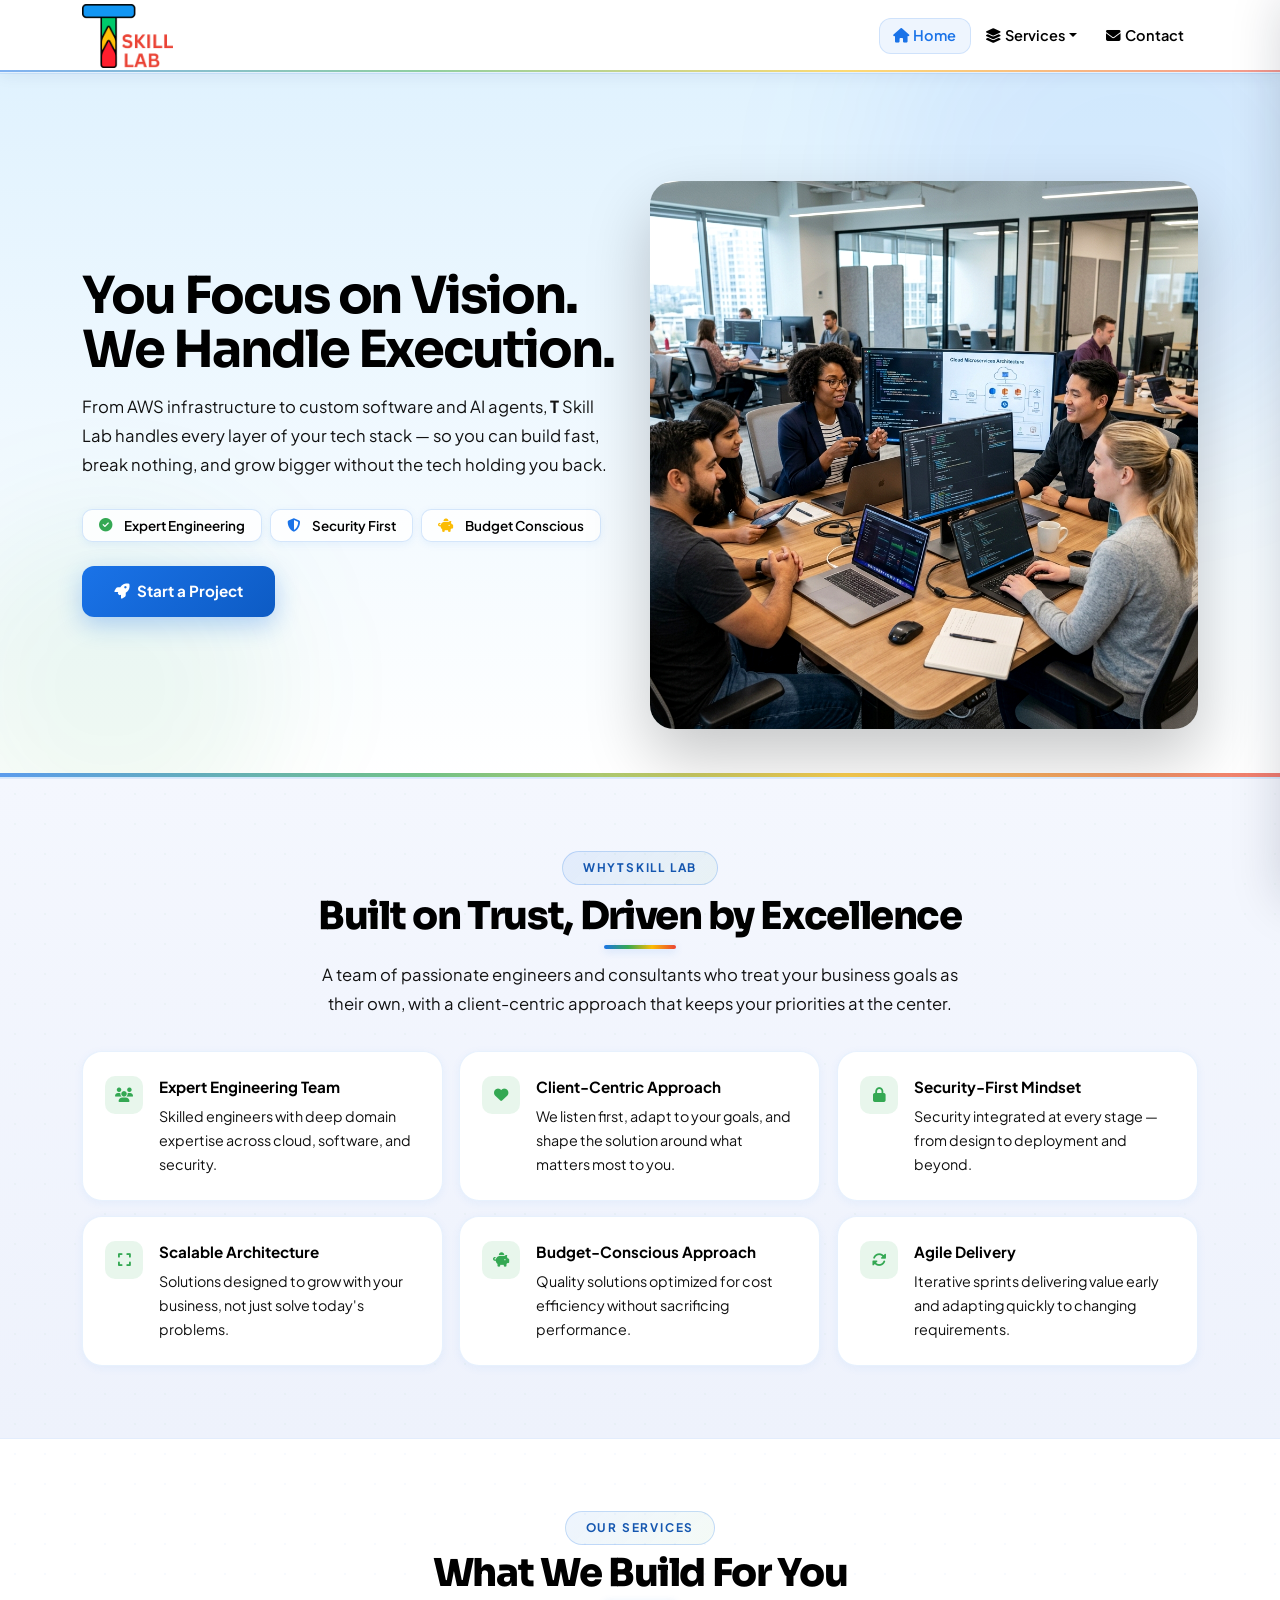
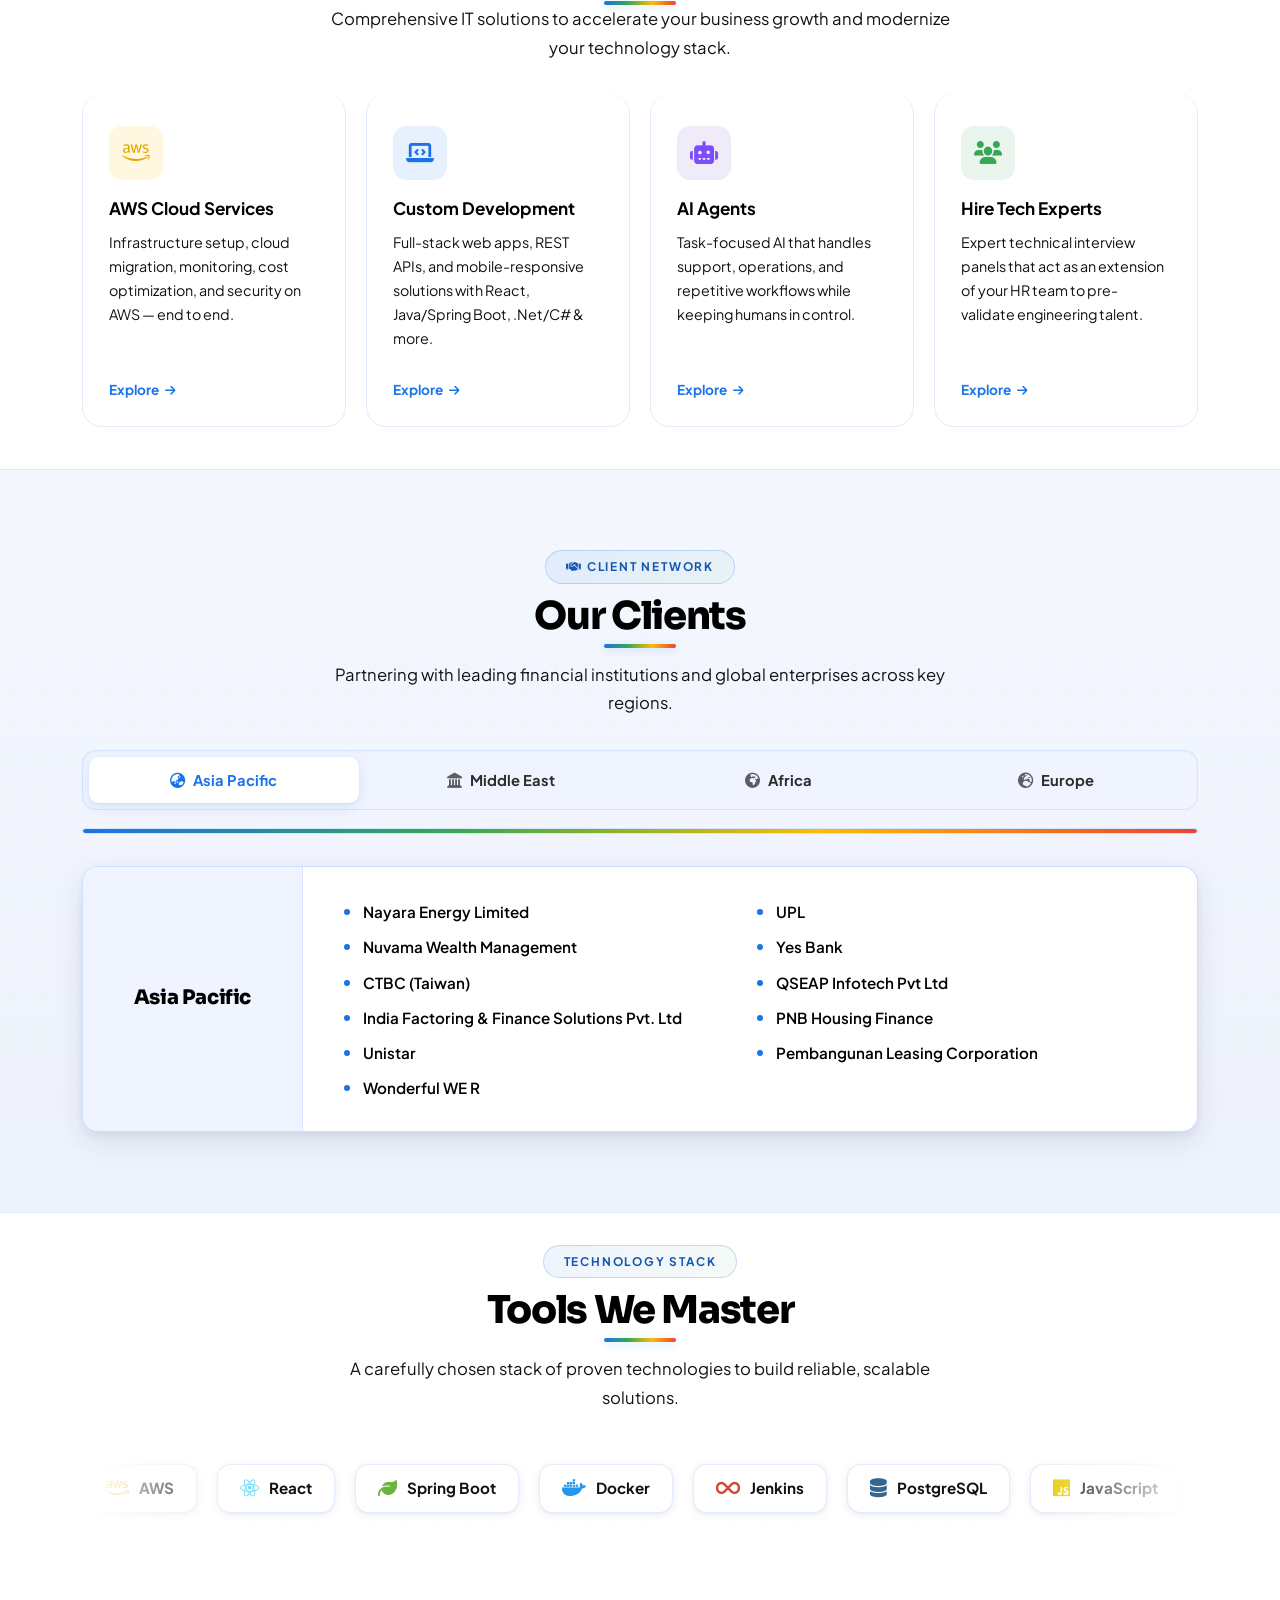
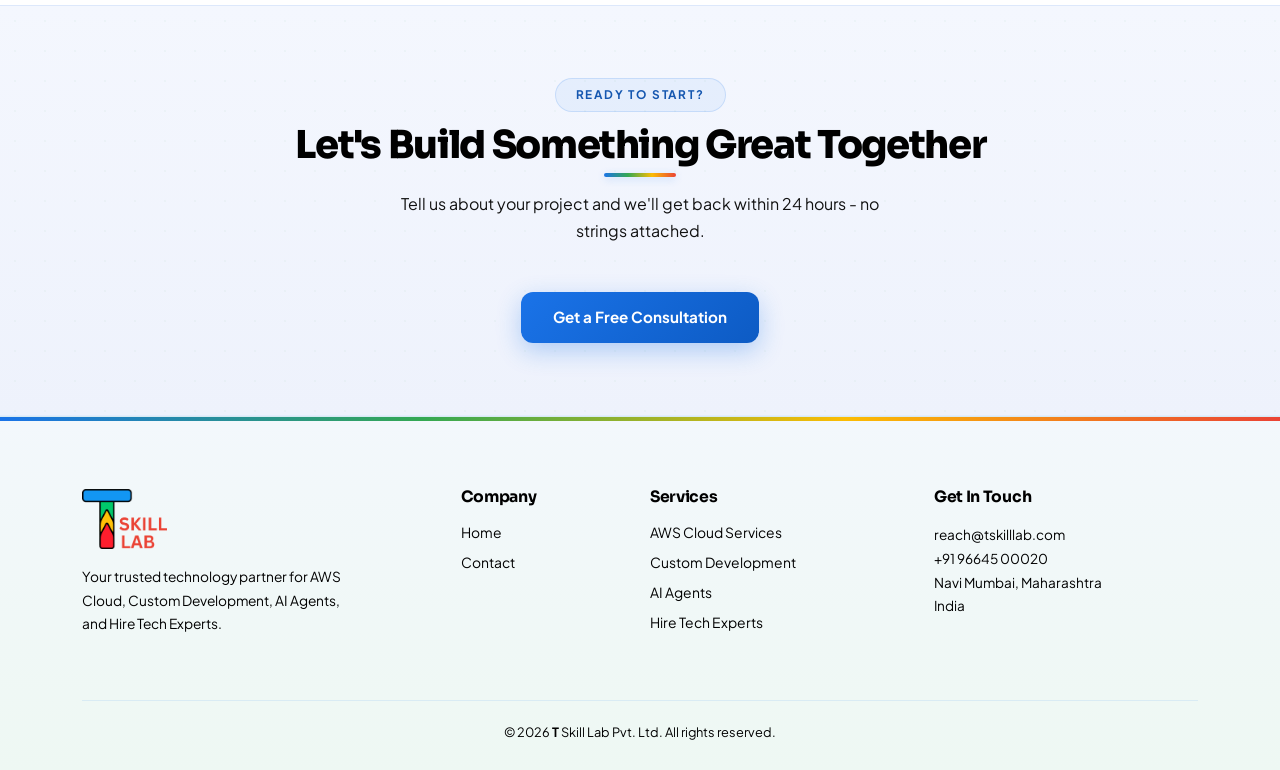
<file: index.html>
<!DOCTYPE html>
<html lang="en" data-theme="light">

<head>
  <meta charset="UTF-8" />
  <meta name="viewport" content="width=device-width, initial-scale=1.0" />
  <link rel="icon" type="image/png" href="images/logo_t.png" />
  <title>T Skill Lab</title>
  <meta name="description"
    content="TskillLab IT Solutions offers AWS Cloud Services, Custom Software Development, IT Consulting, and DevSecOps & Testing." />
  <link href="https://cdn.jsdelivr.net/npm/bootstrap@5.3.3/dist/css/bootstrap.min.css" rel="stylesheet" />
  <link href="https://cdnjs.cloudflare.com/ajax/libs/font-awesome/6.5.1/css/all.min.css" rel="stylesheet" />
  <link
    href="https://fonts.googleapis.com/css2?family=Plus+Jakarta+Sans:wght@300;400;500;600;700;800&family=Sora:wght@300;400;600;700&display=swap"
    rel="stylesheet" />
  <link href="assets/css/styles.css" rel="stylesheet" />
</head>

<body data-page="home">
  <!-- PRELOADER (Commented Out)
  <div id="preloader">
    <div class="preloader-content">
      <img src="images/tskill_lab.gif" alt="TskillLab" class="splash-logo-img" />
    </div>
  </div>
  -->

  <div class="main-content">
    <nav class="navbar navbar-expand-lg">
      <div class="container">
        <a class="navbar-brand" href="index.html">
          <img src="images/logo.png" alt="TskillLab" class="site-logo" />
        </a>
        <button class="navbar-toggler" type="button" data-bs-toggle="collapse" data-bs-target="#navMenu"
          aria-controls="navMenu" aria-expanded="false" aria-label="Toggle navigation">
          <span class="navbar-toggler-icon"></span>
        </button>
        <div class="collapse navbar-collapse" id="navMenu">
          <ul class="navbar-nav ms-auto align-items-lg-center gap-1 gap-lg-0">
            <li class="nav-item"><a class="nav-link" href="index.html" data-nav="home"><i
                  class="fa fa-house me-1"></i>Home</a></li>
            <li class="nav-item dropdown">
              <a class="nav-link dropdown-toggle" href="services.html" data-nav="services" data-bs-toggle="dropdown"><i
                  class="fa fa-layer-group me-1"></i>Services</a>
              <ul class="dropdown-menu">
                <li><a class="dropdown-item" href="aws.html" data-nav="aws"><i
                      class="fab fa-aws me-2 text-warning"></i>AWS Cloud Services</a></li>
                <li><a class="dropdown-item" href="development.html" data-nav="development"><i
                      class="fa fa-code me-2 text-primary"></i>Custom Development</a></li>
                <li><a class="dropdown-item" href="ai-agents.html" data-nav="ai-agents"><i
                      class="fa fa-robot me-2 text-info"></i>AI Agents</a></li>
                <li><a class="dropdown-item" href="hiring.html" data-nav="hiring"><i
                      class="fa fa-users me-2 text-success"></i>Hire Tech Experts</a></li>
              </ul>
            </li>
            <li class="nav-item"><a class="nav-link" href="#" data-nav="contact" data-contact-open role="button"><i
                  class="fa fa-envelope me-1"></i>Contact</a></li>
          </ul>
        </div>
      </div>
    </nav>
  </div>

  <!-- HERO -->
  <section class="hero">
    <div class="hero-grid"></div>
    <!-- Coloured corner accents that echo logo palette -->
    <div class="hero-blob hero-blob-1"></div>
    <div class="hero-blob hero-blob-2"></div>
    <div class="hero-blob hero-blob-3"></div>
    <div class="container position-relative">
      <div class="row align-items-center g-4 pt-5">

        <!-- Left: Copy -->
        <div class="col-lg-6 order-1 order-lg-1">
          <h1>You Focus on Vision.<br>We Handle Execution.</h1>
          <p class="hero-desc">From AWS infrastructure to custom software and AI agents, <strong>T</strong> Skill Lab handles every layer
            of your tech stack — so you can build fast, break nothing, and grow bigger without the tech holding you
            back.</p>
          <div class="d-flex flex-wrap gap-2 mb-4">
            <div class="hero-pill"><i class="fa fa-check-circle" style="color:var(--g-green);"></i>Expert Engineering
            </div>
            <div class="hero-pill"><i class="fa fa-shield-halved" style="color:var(--g-blue);"></i>Security First</div>
            <div class="hero-pill"><i class="fa fa-piggy-bank" style="color:var(--g-yellow);"></i>Budget Conscious</div>
          </div>
          <div class="d-flex flex-wrap gap-3 mb-4">
            <button class="btn-hero-primary" data-contact-open><i class="fa fa-rocket me-2"></i>Start a Project</button>
            <!-- <button class="btn-hero-outline" data-contact-open>Get Free Consultation</button> -->
          </div>
          <!-- Stats row -->
          <!-- <div class="hero-stats-row">
            <div class="hero-stat">
              <div class="hero-stat-num" style="color:var(--g-blue);">50+</div>
              <div class="hero-stat-label">Projects Delivered</div>
            </div>
            <div class="hero-stat-div"></div>
            <div class="hero-stat">
              <div class="hero-stat-num" style="color:var(--g-green);">30+</div>
              <div class="hero-stat-label">Happy Clients</div>
            </div>
            <div class="hero-stat-div"></div>
            <div class="hero-stat">
              <div class="hero-stat-num" style="color:var(--g-red);">5★</div>
              <div class="hero-stat-label">Client Rating</div>
            </div>
          </div> -->
        </div>

        <!-- Right: Hero image -->
        <div class="col-lg-6 order-2 order-lg-2 d-flex justify-content-center">
          <img src="images/home_page.png"
            alt="Technology services illustration showing cloud, AI, web, analytics, and AWS solutions"
            class="hero-image" loading="eager" />
        </div>

      </div>
    </div>
    <!-- 4-colour bottom accent line -->
    <div class="hero-bottom-stripe"></div>
  </section>

  <!-- WHY CHOOSE US -->
  <section class="section section-alt">
    <div class="container">
      <div class="text-center mb-5">
        <div class="section-label">Why <strong>T</strong> Skill Lab</div>
        <h2 class="section-title">Built on Trust, Driven by Excellence</h2>
        <p class="section-sub mx-auto">A team of passionate engineers and consultants who treat your business goals as
          their own, with a client-centric approach that keeps your priorities at the center.</p>
      </div>
      <div class="row g-3">
        <div class="col-sm-6 col-lg-4 d-flex">
          <div class="why-card anim-left w-100 h-blue">
            <div class="why-icon"><i class="fa fa-users"></i></div>
            <div>
              <div style="font-weight:700;font-size:0.95rem;color:var(--text-primary);margin-bottom:5px;">Expert
                Engineering Team</div>
              <div class="card-text-sm">Skilled engineers with deep domain expertise across cloud, software, and
                security.</div>
            </div>
          </div>
        </div>
        <div class="col-sm-6 col-lg-4 d-flex">
          <div class="why-card anim-left w-100 h-green">
            <div class="why-icon"><i class="fa fa-heart"></i></div>
            <div>
              <div style="font-weight:700;font-size:0.95rem;color:var(--text-primary);margin-bottom:5px;">Client-Centric
                Approach</div>
              <div class="card-text-sm">We listen first, adapt to your goals, and shape the solution around what matters
                most to you.</div>
            </div>
          </div>
        </div>
        <div class="col-sm-6 col-lg-4 d-flex">
          <div class="why-card anim-left w-100 h-red">
            <div class="why-icon"><i class="fa fa-lock"></i></div>
            <div>
              <div style="font-weight:700;font-size:0.95rem;color:var(--text-primary);margin-bottom:5px;">Security-First
                Mindset</div>
              <div class="card-text-sm">Security integrated at every stage — from design to deployment and beyond.</div>
            </div>
          </div>
        </div>
        <div class="col-sm-6 col-lg-4 d-flex">
          <div class="why-card anim-right w-100 h-purple">
            <div class="why-icon"><i class="fa fa-expand"></i></div>
            <div>
              <div style="font-weight:700;font-size:0.95rem;color:var(--text-primary);margin-bottom:5px;">Scalable
                Architecture</div>
              <div class="card-text-sm">Solutions designed to grow with your business, not just solve today's problems.
              </div>
            </div>
          </div>
        </div>
        <div class="col-sm-6 col-lg-4 d-flex">
          <div class="why-card anim-right w-100 h-yellow">
            <div class="why-icon"><i class="fa fa-piggy-bank"></i></div>
            <div>
              <div style="font-weight:700;font-size:0.95rem;color:var(--text-primary);margin-bottom:5px;">
                Budget-Conscious Approach</div>
              <div class="card-text-sm">Quality solutions optimized for cost efficiency without sacrificing performance.
              </div>
            </div>
          </div>
        </div>
        <div class="col-sm-6 col-lg-4 d-flex">
          <div class="why-card anim-right w-100 h-blue">
            <div class="why-icon"><i class="fa fa-rotate"></i></div>
            <div>
              <div style="font-weight:700;font-size:0.95rem;color:var(--text-primary);margin-bottom:5px;">Agile Delivery
              </div>
              <div class="card-text-sm">Iterative sprints delivering value early and adapting quickly to changing
                requirements.</div>
            </div>
          </div>
        </div>
      </div>
    </div>
  </section>

  <!-- SERVICES OVERVIEW -->
  <section class="section" style="padding-bottom:42px;">
    <div class="container">
      <div class="text-center mb-5 services-heading-stack">
        <div class="section-label">Our Services</div>
        <h2 class="section-title">What We Build For You</h2>
        <p class="section-sub mx-auto">Comprehensive IT solutions to accelerate your business growth and modernize your
          technology stack.</p>
      </div>
      <div class="row g-4">
        <div class="col-md-6 col-lg-3 d-flex">
          <div class="svc-card anim-left w-100 card-hover-bright h-yellow" onclick="window.location.href='aws.html'">
            <div class="card-icon icon-yellow"><i class="fab fa-aws"></i></div>
            <div class="card-title-sm" style="font-size:1.07rem;">AWS Cloud Services</div>
            <p class="card-text-sm">Infrastructure setup, cloud migration, monitoring, cost optimization, and security
              on AWS — end to end.</p>
            <div class="svc-explore">Explore <i class="fa fa-arrow-right ms-1" style="font-size:0.75rem;"></i></div>
          </div>
        </div>
        <div class="col-md-6 col-lg-3 d-flex">
          <div class="svc-card anim-left w-100 card-hover-bright h-blue"
            onclick="window.location.href='development.html'">
            <div class="card-icon icon-blue"><i class="fa fa-laptop-code"></i></div>
            <div class="card-title-sm" style="font-size:1.07rem;">Custom Development</div>
            <p class="card-text-sm">Full-stack web apps, REST APIs, and mobile-responsive solutions with React,
              Java/Spring Boot, .Net/C# & more.</p>
            <div class="svc-explore">Explore <i class="fa fa-arrow-right ms-1" style="font-size:0.75rem;"></i></div>
          </div>
        </div>
        <div class="col-md-6 col-lg-3 d-flex">
          <div class="svc-card anim-right w-100 card-hover-bright h-purple"
            onclick="window.location.href='ai-agents.html'">
            <div class="card-icon icon-purple"><i class="fa fa-robot"></i></div>
            <div class="card-title-sm" style="font-size:1.07rem;">AI Agents</div>
            <p class="card-text-sm">Task-focused AI that handles support, operations, and repetitive workflows while
              keeping humans in control.</p>
            <div class="svc-explore">Explore <i class="fa fa-arrow-right ms-1" style="font-size:0.75rem;"></i></div>
          </div>
        </div>
        <div class="col-md-6 col-lg-3 d-flex">
          <div class="svc-card anim-right w-100 card-hover-bright h-green" onclick="window.location.href='hiring.html'">
            <div class="card-icon icon-green"><i class="fa fa-users"></i></div>
            <div class="card-title-sm" style="font-size:1.07rem;">Hire Tech Experts</div>
            <p class="card-text-sm">Expert technical interview panels that act as an extension of your HR team to
              pre-validate engineering talent.</p>
            <div class="svc-explore">Explore <i class="fa fa-arrow-right ms-1" style="font-size:0.75rem;"></i></div>
          </div>
        </div>
      </div>
    </div>
  </section>

  <!-- OUR CLIENTS -->
  <section class="section section-alt" id="ourClients">
    <div class="container">
      <div class="text-center mb-5">
        <div class="section-label"><i class="fa fa-handshake me-1"></i> Client Network</div>
        <h2 class="section-title">Our Clients</h2>
        <p class="section-sub mx-auto">Partnering with leading financial institutions and global enterprises across key regions.</p>
      </div>

      <!-- 4 Simple Region Tab Buttons -->
      <div class="creg-tabs-wrapper">
        <div class="creg-tabs" role="tablist">
          <button class="creg-tab active" data-creg="0" role="tab"><i class="fa fa-globe-asia me-2"></i>Asia Pacific</button>
          <button class="creg-tab" data-creg="1" role="tab"><i class="fa fa-landmark me-2"></i>Middle East</button>
          <button class="creg-tab" data-creg="2" role="tab"><i class="fa fa-globe-africa me-2"></i>Africa</button>
          <button class="creg-tab" data-creg="3" role="tab"><i class="fa fa-globe-europe me-2"></i>Europe</button>
        </div>
        <!-- Progress bar -->
        <div class="creg-progress-track">
          <div class="creg-progress-fill" id="cregFill"></div>
        </div>
      </div>

      <!-- Main Card -->
      <div id="cregPanels">

        <!-- Asia Pacific -->
        <div class="creg-panel active" data-creg-panel="0">
          <div class="creg-left">
            <h3 class="creg-region-name">Asia Pacific</h3>
          </div>
          <div class="creg-right">
            <ul class="creg-client-list">
              <li>Nayara Energy Limited</li>
              <li>UPL</li>
              <li>Nuvama Wealth Management</li>
              <li>Yes Bank</li>
              <li>CTBC (Taiwan)</li>
              <li>QSEAP Infotech Pvt Ltd</li>
              <li>India Factoring &amp; Finance Solutions Pvt. Ltd</li>
              <li>PNB Housing Finance</li>
              <li>Unistar</li>
              <li>Pembangunan Leasing Corporation</li>
              <li>Wonderful WE R</li>
            </ul>
          </div>
        </div>

        <!-- Middle East -->
        <div class="creg-panel" data-creg-panel="1">
          <div class="creg-left">
            <h3 class="creg-region-name">Middle East</h3>
          </div>
          <div class="creg-right">
            <ul class="creg-client-list">
              <li>Emirates NBD</li>
              <li>Mashreq Bank</li>
              <li>Noor Bank</li>
              <li>RakBank</li>
              <li>Mena Bank</li>
              <li>National Finance House Bahrain</li>
              <li>Bidaya</li>
              <li>Matager</li>
              <li>National Finance House</li>
              <li>BCFC</li>
              <li>Tamweel</li>
              <li>Saudi Home Loans (SHL)</li>
              <li>Alamtahl</li>
            </ul>
          </div>
        </div>

        <!-- Africa -->
        <div class="creg-panel" data-creg-panel="2">
          <div class="creg-left">
            <h3 class="creg-region-name">Africa</h3>
          </div>
          <div class="creg-right">
            <ul class="creg-client-list">
              <li>United Bank for Africa (UBA)</li>
            </ul>
          </div>
        </div>

        <!-- Europe -->
        <div class="creg-panel" data-creg-panel="3">
          <div class="creg-left">
            <h3 class="creg-region-name">Europe</h3>
          </div>
          <div class="creg-right">
            <ul class="creg-client-list">
              <li>Credit Suisse</li>
              <li>FIMBANK (MALTA)</li>
            </ul>
          </div>
        </div>

      </div>
    </div>
  </section>


  <!-- TECHNOLOGIES -->
  <section class="section" style="padding-top:32px;">
    <div class="container">
      <div class="text-center mb-5">
        <div class="section-label">Technology Stack</div>
        <h2 class="section-title">Tools We Master</h2>
        <p class="section-sub mx-auto">A carefully chosen stack of proven technologies to build reliable, scalable
          solutions.</p>
      </div>
      <div class="tech-ticker-wrapper">
        <div class="tech-ticker">
          <div class="tech-ticker-content">
            <span class="tech-pill"><i class="fab fa-aws" style="color:#f90;"></i> AWS</span>
            <span class="tech-pill"><i class="fab fa-react" style="color:#61dafb;"></i> React</span>
            <span class="tech-pill"><i class="fa fa-leaf" style="color:#6db33f;"></i> Spring Boot</span>
            <span class="tech-pill"><i class="fab fa-docker" style="color:#2496ed;"></i> Docker</span>
            <span class="tech-pill"><i class="fa fa-infinity" style="color:#d24939;"></i> Jenkins</span>
            <span class="tech-pill"><i class="fa fa-database" style="color:#336791;"></i> PostgreSQL</span>
            <span class="tech-pill"><i class="fab fa-js" style="color:#e5c900;"></i> JavaScript</span>
            <span class="tech-pill"><i class="fab fa-java" style="color:#ed8b00;"></i> Java</span>
            <span class="tech-pill"><i class="fab fa-html5" style="color:#e34f26;"></i> HTML/CSS</span>
            <span class="tech-pill"><i class="fa fa-server" style="color:#009639;"></i> Nginx</span>
            <span class="tech-pill"><i class="fa fa-shield-halved" style="color:var(--g-red);"></i> Security</span>
            <span class="tech-pill"><i class="fa fa-database" style="color:#00758f;"></i> MySQL</span>
            <span class="tech-pill"><i class="fab fa-git-alt" style="color:#f05032;"></i> Git</span>
            <span class="tech-pill"><i class="fab fa-linux" style="color:var(--text-primary);"></i> Linux</span>
            <span class="tech-pill"><i class="fab fa-microsoft" style="color:#5c2d91;"></i> .Net</span>
            <span class="tech-pill"><i class="fa fa-code" style="color:#9b4f96;"></i> C#</span>
            <span class="tech-pill"><i class="fa fa-database" style="color:#cc292b;"></i> SQL Server</span>
          </div>
          <!-- Duplicate for seamless scroll -->
          <div class="tech-ticker-content" aria-hidden="true">
            <span class="tech-pill"><i class="fab fa-aws" style="color:#f90;"></i> AWS</span>
            <span class="tech-pill"><i class="fab fa-react" style="color:#61dafb;"></i> React</span>
            <span class="tech-pill"><i class="fa fa-leaf" style="color:#6db33f;"></i> Spring Boot</span>
            <span class="tech-pill"><i class="fab fa-docker" style="color:#2496ed;"></i> Docker</span>
            <span class="tech-pill"><i class="fa fa-infinity" style="color:#d24939;"></i> Jenkins</span>
            <span class="tech-pill"><i class="fa fa-database" style="color:#336791;"></i> PostgreSQL</span>
            <span class="tech-pill"><i class="fab fa-js" style="color:#e5c900;"></i> JavaScript</span>
            <span class="tech-pill"><i class="fab fa-java" style="color:#ed8b00;"></i> Java</span>
            <span class="tech-pill"><i class="fab fa-html5" style="color:#e34f26;"></i> HTML/CSS</span>
            <span class="tech-pill"><i class="fa fa-server" style="color:#009639;"></i> Nginx</span>
            <span class="tech-pill"><i class="fa fa-shield-halved" style="color:var(--g-red);"></i> Security</span>
            <span class="tech-pill"><i class="fa fa-database" style="color:#00758f;"></i> MySQL</span>
            <span class="tech-pill"><i class="fab fa-git-alt" style="color:#f05032;"></i> Git</span>
            <span class="tech-pill"><i class="fab fa-linux" style="color:var(--text-primary);"></i> Linux</span>
            <span class="tech-pill"><i class="fab fa-microsoft" style="color:#5c2d91;"></i> .Net</span>
            <span class="tech-pill"><i class="fa fa-code" style="color:#9b4f96;"></i> C#</span>
            <span class="tech-pill"><i class="fa fa-database" style="color:#cc292b;"></i> SQL Server</span>
          </div>
        </div>
      </div>
    </div>
  </section>

  <!-- CTA BANNER -->
  <section class="section section-alt">
    <div class="container text-center">
      <div class="section-label home-cta-label">Ready to Start?</div>
      <h2 class="section-title home-cta-title">Let's Build Something Great Together</h2>
      <p class="home-cta-text">Tell us about your project and we&apos;ll get back within 24 hours - no strings attached.
      </p>
      <button class="btn-hero-primary mt-3" data-contact-open>Get a Free Consultation</button>
    </div>
  </section>
  <footer>
    <div class="container">
      <div class="row g-4 mb-3">
        <div class="col-lg-4">
          <a class="footer-logo mb-3" href="index.html" style="text-decoration: none; display: block;">
            <img src="images/logo.png" alt="TskillLab" class="site-logo" />
          </a>
          <p style="font-size:0.86rem;line-height:1.72;max-width:270px;">Your trusted technology partner for AWS Cloud,
            Custom Development, AI Agents, and Hire Tech Experts.</p>

        </div>
        <div class="col-sm-6 col-lg-2">
          <h5>Company</h5>
          <a class="footer-link" href="index.html">Home</a>
          <a class="footer-link" href="javascript:void(0)" data-contact-open>Contact</a>
        </div>
        <div class="col-sm-6 col-lg-3">
          <h5>Services</h5>
          <a class="footer-link" href="aws.html">AWS Cloud Services</a>
          <a class="footer-link" href="development.html">Custom Development</a>
          <a class="footer-link" href="ai-agents.html">AI Agents</a>
          <a class="footer-link" href="hiring.html">Hire Tech Experts</a>
        </div>
        <div class="col-sm-6 col-lg-3">
          <h5>Get In Touch</h5>
          <p style="font-size:0.85rem;line-height:1.75;">reach@tskilllab.com<br>+91 96645 00020<br>Navi Mumbai, Maharashtra
            <br>India</p>
        </div>
      </div>
      <div class="footer-bottom text-center">
        <div style="font-size:0.8rem;">&copy; 2026 <strong>T</strong> Skill Lab Pvt. Ltd. All rights reserved.</div>
      </div>
    </div>
  </footer>
  <script src="https://cdn.jsdelivr.net/npm/bootstrap@5.3.3/dist/js/bootstrap.bundle.min.js"></script>
  <!-- Custom JS -->
  <script src="assets/js/main.js"></script>
  <!-- <script src="assets/js/preloader.js"></script> -->
</body>

</html>
</file>
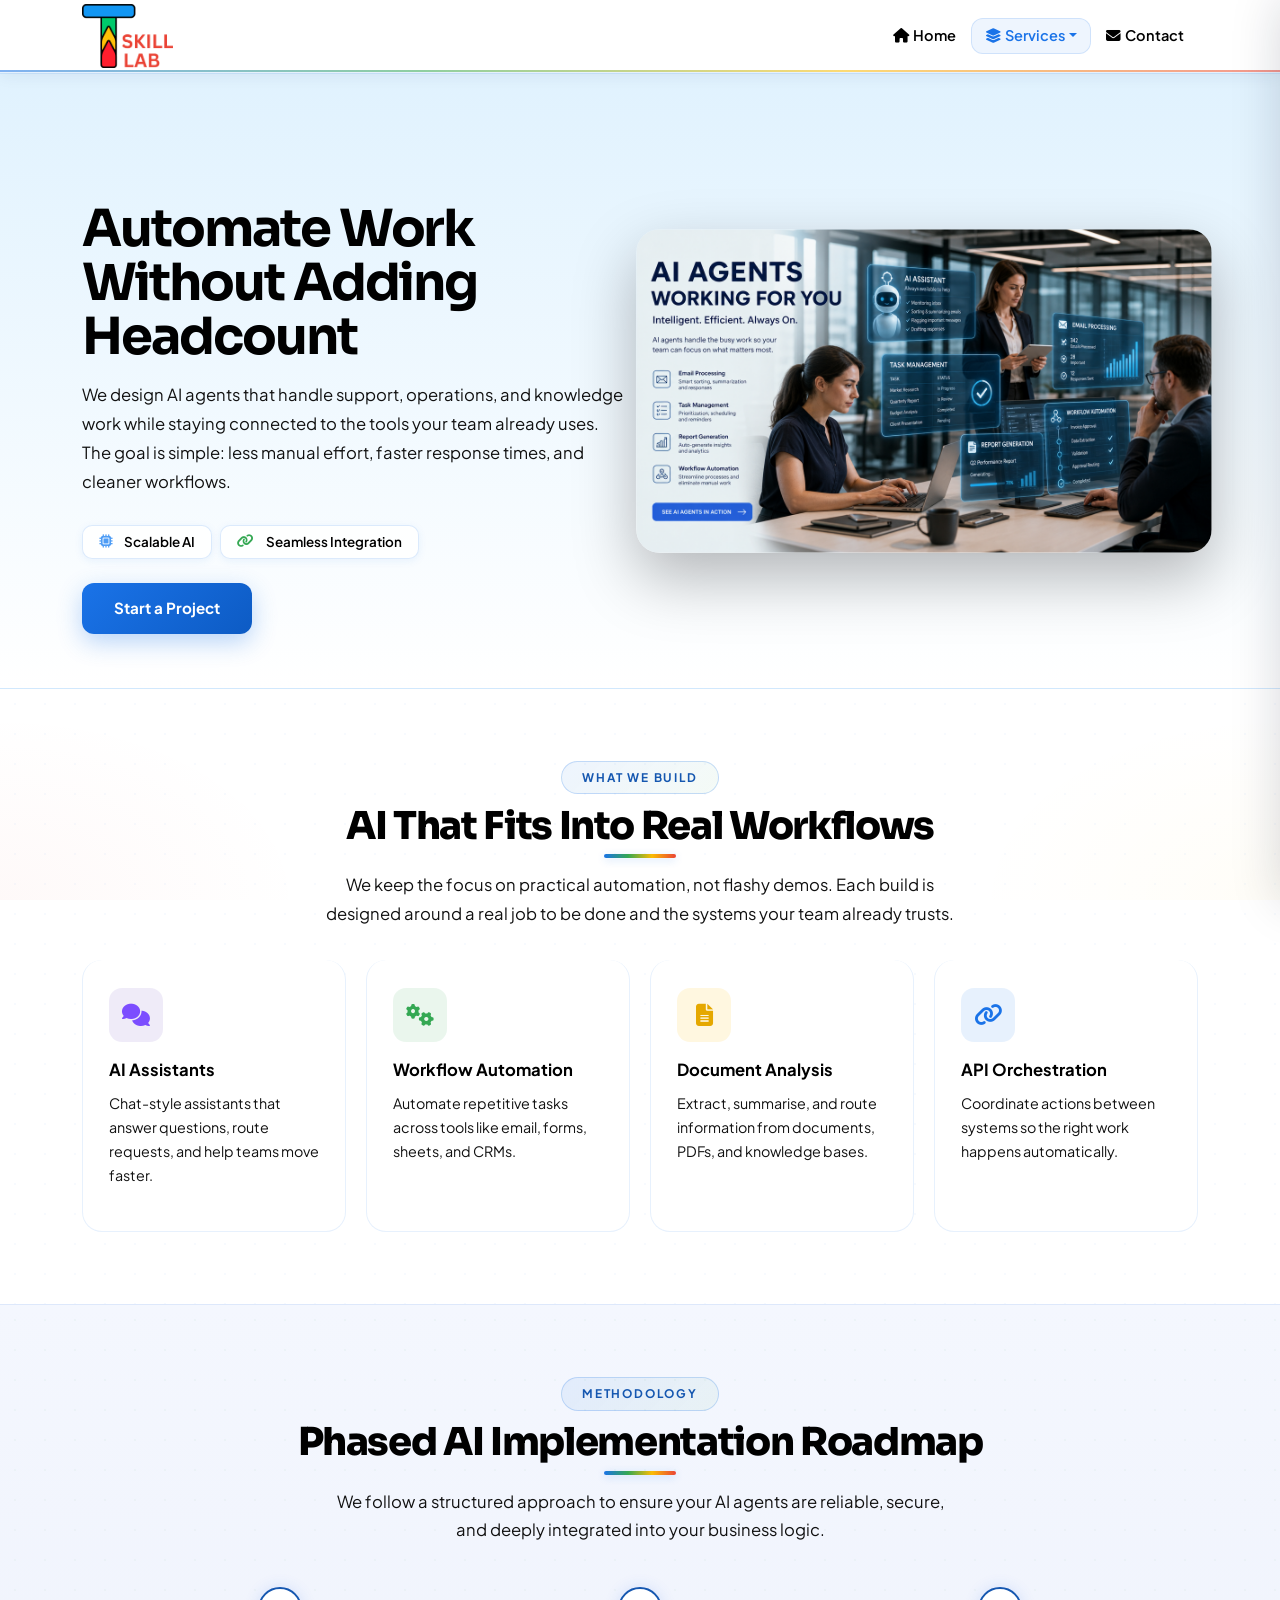
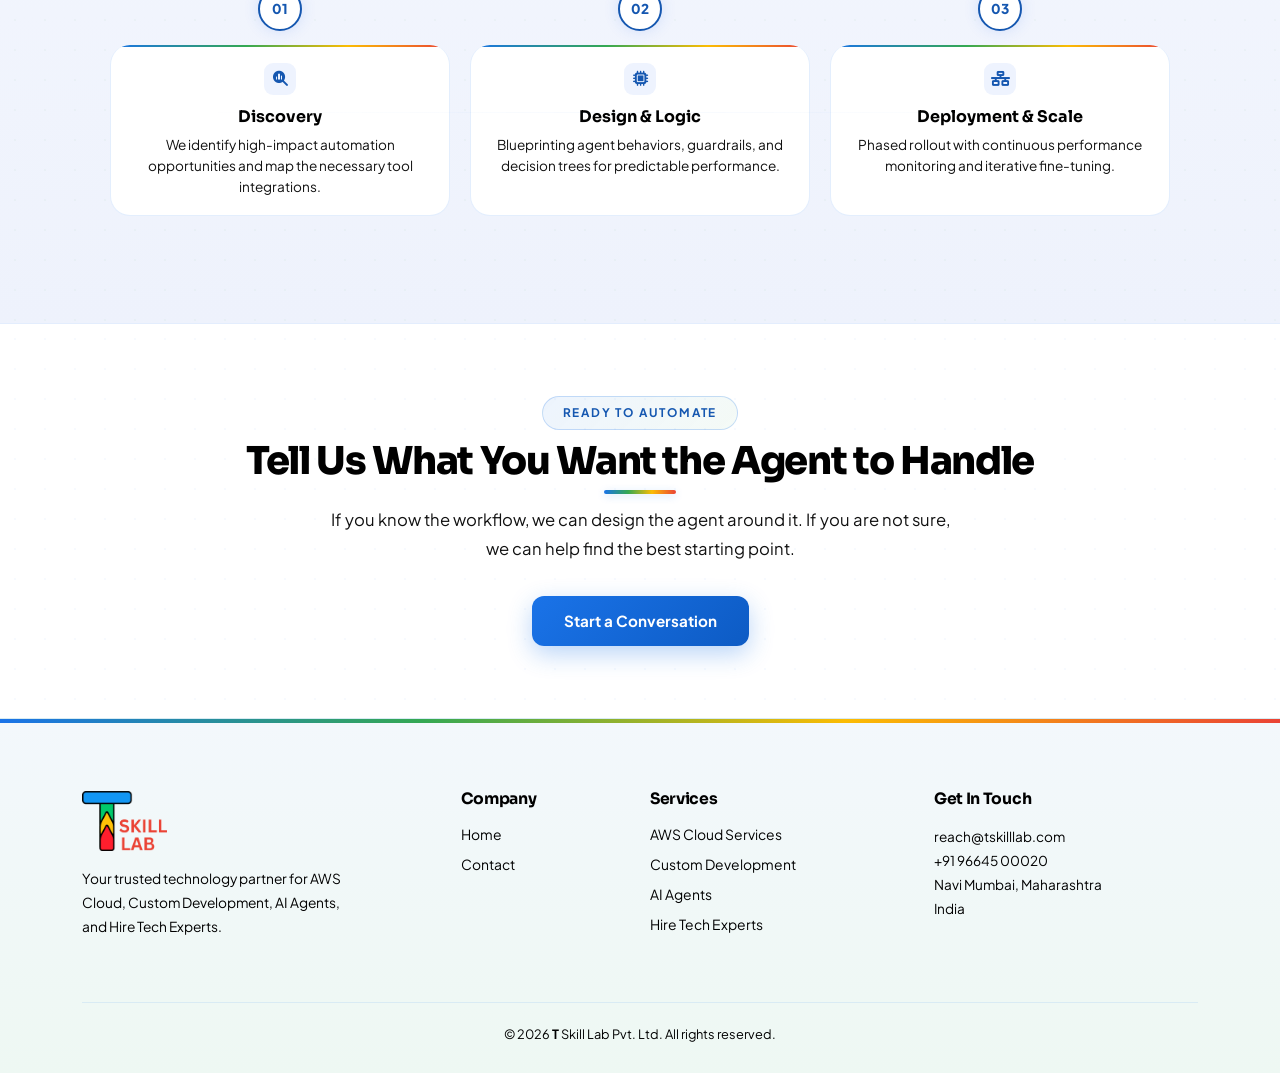
<file: ai-agents.html>
<!DOCTYPE html>
<html lang="en" data-theme="light">

<head>
  <meta charset="UTF-8" />
  <meta name="viewport" content="width=device-width, initial-scale=1.0" />
  <link rel="icon" type="image/png" href="images/logo_t.png" />
  <title>T Skill Lab - AI Agents</title>
  <meta name="description" content="AI agents, workflow automation, and intelligent support systems from TskillLab." />
  <link href="https://cdn.jsdelivr.net/npm/bootstrap@5.3.3/dist/css/bootstrap.min.css" rel="stylesheet" />
  <link href="https://cdnjs.cloudflare.com/ajax/libs/font-awesome/6.5.1/css/all.min.css" rel="stylesheet" />
  <link
    href="https://fonts.googleapis.com/css2?family=Plus+Jakarta+Sans:wght@300;400;500;600;700;800&family=Sora:wght@300;400;600;700&display=swap"
    rel="stylesheet" />
  <link href="assets/css/styles.css" rel="stylesheet" />
</head>
<body data-page="ai-agents">
  <!-- Navbar -->
  <nav class="navbar navbar-expand-lg">
    <div class="container">
      <a class="navbar-brand" href="index.html">
        <img src="images/logo.png" alt="TskillLab" class="site-logo" />
      </a>
        <button class="navbar-toggler" type="button" data-bs-toggle="collapse" data-bs-target="#navMenu"
          aria-controls="navMenu" aria-expanded="false" aria-label="Toggle navigation">
          <span class="navbar-toggler-icon"></span>
        </button>
        <div class="collapse navbar-collapse" id="navMenu">
          <ul class="navbar-nav ms-auto align-items-lg-center gap-1 gap-lg-0">
          <li class="nav-item"><a class="nav-link" href="index.html" data-nav="home"><i class="fa fa-house me-1"></i>Home</a></li>
          <li class="nav-item dropdown">
            <a class="nav-link dropdown-toggle" href="services.html" data-nav="services"
              data-bs-toggle="dropdown"><i class="fa fa-layer-group me-1"></i>Services</a>
            <ul class="dropdown-menu">
              <li><a class="dropdown-item" href="aws.html" data-nav="aws"><i
                    class="fab fa-aws me-2 text-warning"></i>AWS Cloud Services</a></li>
              <li><a class="dropdown-item" href="development.html" data-nav="development"><i
                    class="fa fa-code me-2 text-primary"></i>Custom Development</a></li>
              <li><a class="dropdown-item" href="ai-agents.html" data-nav="ai-agents"><i
                    class="fa fa-robot me-2 text-info"></i>AI Agents</a></li>
              <li><a class="dropdown-item" href="hiring.html" data-nav="hiring"><i
                    class="fa fa-users me-2 text-success"></i>Hire Tech Experts</a></li>
            </ul>
          </li>
          <li class="nav-item"><a class="nav-link" href="#" data-nav="contact" data-contact-open
              role="button"><i class="fa fa-envelope me-1"></i>Contact</a></li>
        </ul>
      </div>
    </div>
  </nav>

  <section class="service-hero">
    <div class="container position-relative">
      <div class="row align-items-center g-4 g-lg-5">
        <div class="col-lg-6">
          <div class="hero-kicker mb-3">
            <!-- <div class="card-icon icon-purple" style="width:42px;height:42px;"><i class="fa fa-robot"></i></div> -->
            <div class="section-label"
              style="color:#bfdbfe;background:rgba(37,99,235,0.14);border-color:rgba(96,165,250,0.26);">AI Agents
            </div>
          </div>
          <h1>Automate Work Without Adding Headcount</h1>
          <p class="mt-3" style="max-width:680px;">We design AI agents that handle support, operations, and knowledge
            work while staying connected to the tools your team already uses. The goal is simple: less manual effort,
            faster response times, and cleaner workflows.</p>
          <div class="d-flex flex-wrap gap-2 mb-4">
            <div class="hero-pill"><i class="fa fa-microchip" style="color:var(--brand-400);"></i>Scalable AI</div>
            <div class="hero-pill"><i class="fa fa-link" style="color:var(--g-green);"></i>Seamless Integration</div>
          </div>
          <div class="d-flex flex-wrap gap-3 mt-4">
            <button class="btn-hero-primary" data-contact-open>Start a Project</button>
          </div>
        </div>
        <div class="col-lg-6">
          <div class="development-visual">
            <img src="images/ai_agent.png" alt="AI Agent illustration" class="development-image"
              loading="eager" />
          </div>
        </div>
      </div>
    </div>
  </section>

  <section class="section">
    <div class="container">
      <div class="text-center mb-5">
        <div class="section-label">What We Build</div>
        <h2 class="section-title">AI That Fits Into Real Workflows</h2>
        <p class="section-sub mx-auto">We keep the focus on practical automation, not flashy demos. Each build is
          designed around a real job to be done and the systems your team already trusts.</p>
      </div>
      <div class="row g-4">
        <div class="col-md-6 col-lg-3 d-flex">
          <div class="card-custom anim-left w-100 card-hover-bright h-purple">
            <div class="card-icon icon-purple"><i class="fa fa-comments"></i></div>
            <div class="card-title-sm">AI Assistants</div>
            <p class="card-text-sm">Chat-style assistants that answer questions, route requests, and help teams move
              faster.</p>
          </div>
        </div>
        <div class="col-md-6 col-lg-3 d-flex">
          <div class="card-custom anim-left w-100 card-hover-bright h-green">
            <div class="card-icon icon-green"><i class="fa fa-gears"></i></div>
            <div class="card-title-sm">Workflow Automation</div>
            <p class="card-text-sm">Automate repetitive tasks across tools like email, forms, sheets, and CRMs.</p>
          </div>
        </div>
        <div class="col-md-6 col-lg-3 d-flex">
          <div class="card-custom anim-right w-100 card-hover-bright h-yellow">
            <div class="card-icon icon-yellow"><i class="fa fa-file-lines"></i></div>
            <div class="card-title-sm">Document Analysis</div>
            <p class="card-text-sm">Extract, summarise, and route information from documents, PDFs, and knowledge bases.
            </p>
          </div>
        </div>
        <div class="col-md-6 col-lg-3 d-flex">
          <div class="card-custom anim-right w-100 card-hover-bright h-blue">
            <div class="card-icon icon-blue"><i class="fa fa-link"></i></div>
            <div class="card-title-sm">API Orchestration</div>
            <p class="card-text-sm">Coordinate actions between systems so the right work happens automatically.</p>
          </div>
        </div>
      </div>
    </div>
  </section>

  <section class="section section-alt">
    <div class="container">
      <div class="text-center mb-5">
        <div class="section-label">Methodology</div>
        <h2 class="section-title">Phased AI Implementation Roadmap</h2>
        <p class="section-sub mx-auto">We follow a structured approach to ensure your AI agents are reliable, secure,
          and deeply integrated into your business logic.</p>
      </div>

      <div class="delivery-horiz-container">
        <div class="delivery-horiz-wrapper">

          <!-- Step 01 -->
          <div class="horiz-step path-step">
            <div class="horiz-node">01</div>
            <div class="horiz-content">
              <div class="horiz-icon"><i class="fa fa-magnifying-glass-chart"></i></div>
              <div class="horiz-content-title">Discovery</div>
              <p class="horiz-content-desc">We identify high-impact automation opportunities and map the necessary tool
                integrations.</p>
            </div>
          </div>

          <!-- Step 02 -->
          <div class="horiz-step path-step">
            <div class="horiz-node">02</div>
            <div class="horiz-content">
              <div class="horiz-icon"><i class="fa fa-microchip"></i></div>
              <div class="horiz-content-title">Design & Logic</div>
              <p class="horiz-content-desc">Blueprinting agent behaviors, guardrails, and decision trees for predictable
                performance.</p>
            </div>
          </div>

          <!-- Step 03 -->
          <div class="horiz-step path-step">
            <div class="horiz-node">03</div>
            <div class="horiz-content">
              <div class="horiz-icon"><i class="fa fa-network-wired"></i></div>
              <div class="horiz-content-title">Deployment & Scale</div>
              <p class="horiz-content-desc">Phased rollout with continuous performance monitoring and iterative
                fine-tuning.</p>
            </div>
          </div>

        </div>
      </div>
    </div>
  </section>

  <section class="section">
    <div class="container text-center">
      <div class="section-label">Ready to Automate</div>
      <h2 class="section-title">Tell Us What You Want the Agent to Handle</h2>
      <p class="section-sub mx-auto">If you know the workflow, we can design the agent around it. If you are not sure,
        we can help find the best starting point.</p>
      <button class="btn-hero-primary mt-3" data-contact-open>Start a Conversation</button>
    </div>
  </section>

  <footer>
    <div class="container">
      <div class="row g-4 mb-3">
        <div class="col-lg-4">
          <a class="footer-logo mb-3" href="index.html" style="text-decoration: none; display: block;">
            <img src="images/logo.png" alt="TskillLab" class="site-logo" />
          </a>
          <p style="font-size:0.86rem;line-height:1.72;max-width:270px;">Your trusted technology partner for AWS Cloud, Custom Development, AI Agents, and Hire Tech Experts.</p>

        </div>
        <div class="col-sm-6 col-lg-2">
          <h5>Company</h5>
          <a class="footer-link" href="index.html">Home</a>
          <a class="footer-link" href="javascript:void(0)" data-contact-open>Contact</a>
        </div>
        <div class="col-sm-6 col-lg-3">
          <h5>Services</h5>
          <a class="footer-link" href="aws.html">AWS Cloud Services</a>
          <a class="footer-link" href="development.html">Custom Development</a>
          <a class="footer-link" href="ai-agents.html">AI Agents</a>
          <a class="footer-link" href="hiring.html">Hire Tech Experts</a>
        </div>
        <div class="col-sm-6 col-lg-3">
          <h5>Get In Touch</h5>
          <p style="font-size:0.85rem;line-height:1.75;">reach@tskilllab.com<br>+91 96645 00020<br>Navi Mumbai, Maharashtra
            <br>India</p>
        </div>
      </div>
      <div class="footer-bottom text-center">
        <div style="font-size:0.8rem;">&copy; 2026 <strong>T</strong> Skill Lab Pvt. Ltd. All rights reserved.</div>
      </div>
    </div>
  </footer>

  <script src="https://cdn.jsdelivr.net/npm/bootstrap@5.3.3/dist/js/bootstrap.bundle.min.js"></script>
  <script src="assets/js/main.js"></script>
</body>

</html>
</file>
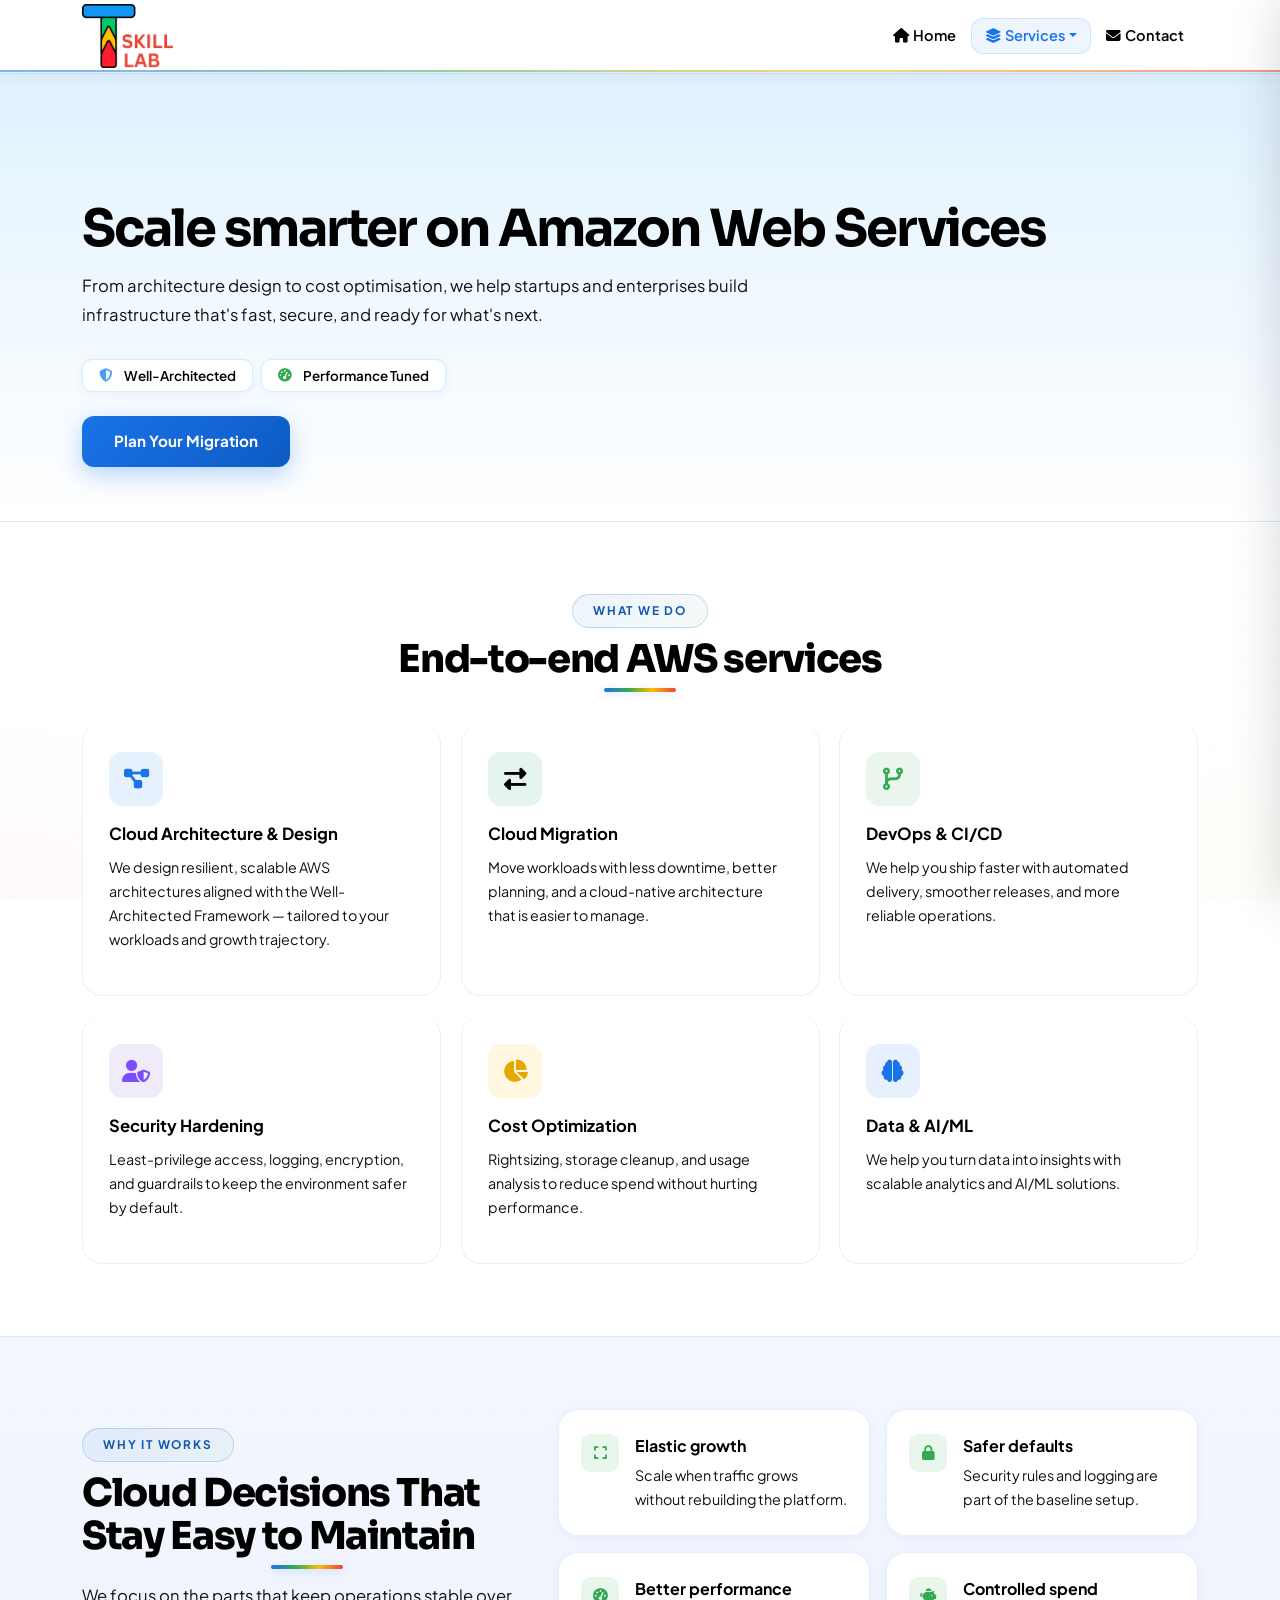
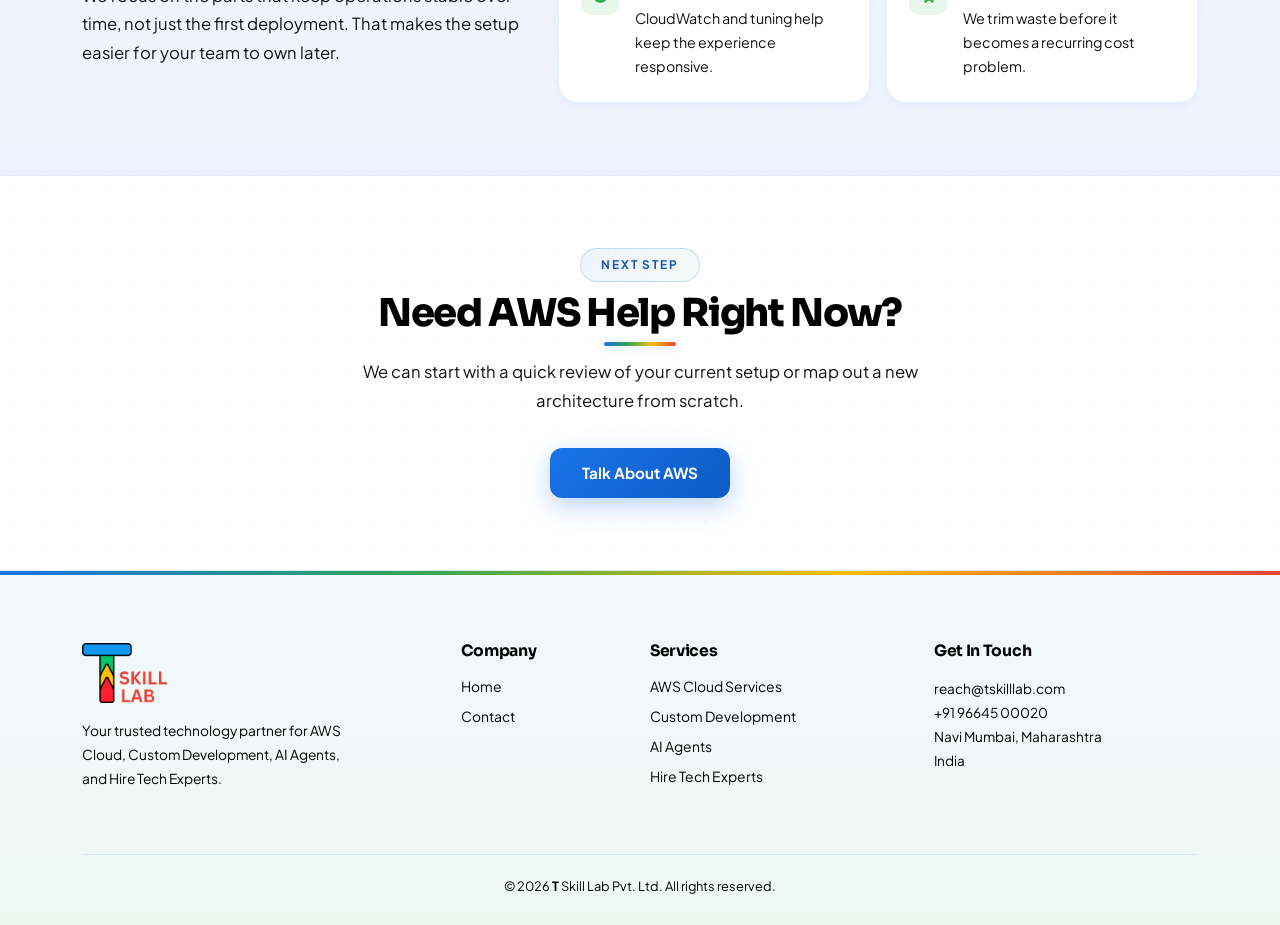
<file: aws.html>
<!DOCTYPE html>
<html lang="en" data-theme="light">

<head>
  <meta charset="UTF-8" />
  <meta name="viewport" content="width=device-width, initial-scale=1.0" />
  <link rel="icon" type="image/png" href="images/logo_t.png" />
  <title>T Skill Lab - AWS Cloud Services</title>
  <meta name="description"
    content="AWS cloud architecture, migration, scaling, security, and optimization services from TskillLab." />
  <link href="https://cdn.jsdelivr.net/npm/bootstrap@5.3.3/dist/css/bootstrap.min.css" rel="stylesheet" />
  <link href="https://cdnjs.cloudflare.com/ajax/libs/font-awesome/6.5.1/css/all.min.css" rel="stylesheet" />
  <link
    href="https://fonts.googleapis.com/css2?family=Plus+Jakarta+Sans:wght@300;400;500;600;700;800&family=Sora:wght@300;400;600;700&display=swap"
    rel="stylesheet" />
  <link href="assets/css/styles.css" rel="stylesheet" />
</head>
<body data-page="aws">
  <!-- Navbar -->
  <nav class="navbar navbar-expand-lg">
    <div class="container">
      <a class="navbar-brand" href="index.html">
        <img src="images/logo.png" alt="TskillLab" class="site-logo" />
      </a>
        <button class="navbar-toggler" type="button" data-bs-toggle="collapse" data-bs-target="#navMenu"
          aria-controls="navMenu" aria-expanded="false" aria-label="Toggle navigation">
          <span class="navbar-toggler-icon"></span>
        </button>
        <div class="collapse navbar-collapse" id="navMenu">
          <ul class="navbar-nav ms-auto align-items-lg-center gap-1 gap-lg-0">
          <li class="nav-item"><a class="nav-link" href="index.html" data-nav="home"><i class="fa fa-house me-1"></i>Home</a></li>
          <li class="nav-item dropdown">
            <a class="nav-link dropdown-toggle" href="services.html" data-nav="services"
              data-bs-toggle="dropdown"><i class="fa fa-layer-group me-1"></i>Services</a>
            <ul class="dropdown-menu">
              <li><a class="dropdown-item" href="aws.html" data-nav="aws"><i
                    class="fab fa-aws me-2 text-warning"></i>AWS Cloud Services</a></li>
              <li><a class="dropdown-item" href="development.html" data-nav="development"><i
                    class="fa fa-code me-2 text-primary"></i>Custom Development</a></li>
              <li><a class="dropdown-item" href="ai-agents.html" data-nav="ai-agents"><i
                    class="fa fa-robot me-2 text-info"></i>AI Agents</a></li>
              <li><a class="dropdown-item" href="hiring.html" data-nav="hiring"><i
                    class="fa fa-users me-2 text-success"></i>Hire Tech Experts</a></li>
            </ul>
          </li>
          <li class="nav-item"><a class="nav-link" href="#" data-nav="contact" data-contact-open
              role="button"><i class="fa fa-envelope me-1"></i>Contact</a></li>
        </ul>
      </div>
    </div>
  </nav>

  <section class="service-hero">
    <div class="container position-relative">
      <div class="hero-kicker mb-3">
        <!-- <div class="section-label"
          style="color:#fde68a;background:rgba(245,158,11,0.16);border-color:rgba(245,158,11,0.28);">AWS Cloud Services
        </div> -->
        <div class="section-label"
          style="color:#bfdbfe;background:rgba(37,99,235,0.14);border-color:rgba(96,165,250,0.26);">AWS Cloud Services
        </div>
      </div>
      <h1>Scale smarter on <span class="hl">Amazon Web Services</span></h1>
      <p class="mt-3" style="max-width:680px;">From architecture design to cost optimisation, we help startups and
        enterprises build infrastructure that's fast, secure, and ready for what's next.</p>
      <div class="d-flex flex-wrap gap-2 mb-4">
        <div class="hero-pill"><i class="fa fa-shield-halved" style="color:var(--brand-400);"></i>Well-Architected</div>
        <div class="hero-pill"><i class="fa fa-gauge-high" style="color:var(--g-green);"></i>Performance Tuned</div>
      </div>

      <div class="d-flex flex-wrap gap-3 mt-4">
        <button class="btn-hero-primary" data-contact-open>Plan Your Migration</button>
      </div>
    </div>
  </section>

  <section class="section">
    <div class="container">
      <div class="text-center mb-5">
        <div class="section-label">What We Do</div>
        <h2 class="section-title">End-to-end AWS services</h2>
      </div>
      <div class="row g-4">
        <div class="col-md-6 col-lg-4 d-flex">
          <div class="card-custom anim-left w-100 card-hover-bright h-blue">
            <div class="card-icon icon-blue"><i class="fa fa-diagram-project"></i></div>
            <div class="card-title-sm">Cloud Architecture & Design</div>
            <p class="card-text-sm">We design resilient, scalable AWS architectures aligned with the Well-Architected
              Framework — tailored to your workloads and growth trajectory.</p>
          </div>
        </div>
        <div class="col-md-6 col-lg-4 d-flex">
          <div class="card-custom anim-left w-100 card-hover-bright h-green">
            <div class="card-icon icon-teal"><i class="fa fa-right-left"></i></div>
            <div class="card-title-sm">Cloud Migration</div>
            <p class="card-text-sm">Move workloads with less downtime, better planning, and a cloud-native architecture
              that is easier to manage.</p>
          </div>
        </div>
        <div class="col-md-6 col-lg-4 d-flex">
          <div class="card-custom anim-left w-100 card-hover-bright h-yellow">
            <div class="card-icon icon-green"><i class="fa fa-code-branch"></i></div>
            <div class="card-title-sm">DevOps & CI/CD</div>
            <p class="card-text-sm">We help you ship faster with automated delivery, smoother releases, and more
              reliable operations.</p>
          </div>
        </div>
        <div class="col-md-6 col-lg-4 d-flex">
          <div class="card-custom anim-right w-100 card-hover-bright h-purple">
            <div class="card-icon icon-purple"><i class="fa fa-user-shield"></i></div>
            <div class="card-title-sm">Security Hardening</div>
            <p class="card-text-sm">Least-privilege access, logging, encryption, and guardrails to keep the environment
              safer by default.</p>
          </div>
        </div>
        <div class="col-md-6 col-lg-4 d-flex">
          <div class="card-custom anim-right w-100 card-hover-bright h-yellow">
            <div class="card-icon icon-yellow"><i class="fa fa-chart-pie"></i></div>
            <div class="card-title-sm">Cost Optimization</div>
            <p class="card-text-sm">Rightsizing, storage cleanup, and usage analysis to reduce spend without hurting
              performance.</p>
          </div>
        </div>
        <div class="col-md-6 col-lg-4 d-flex">
          <div class="card-custom anim-right w-100 card-hover-bright h-red">
            <div class="card-icon icon-blue"><i class="fa fa-brain"></i></div>
            <div class="card-title-sm">Data & AI/ML</div>
            <p class="card-text-sm">We help you turn data into insights with scalable analytics and AI/ML solutions.
            </p>
          </div>
        </div>
      </div>
    </div>
  </section>

  <section class="section section-alt">
    <div class="container">
      <div class="row align-items-center g-5">
        <div class="col-lg-5">
          <div class="section-label">Why It Works</div>
          <h2 class="section-title">Cloud Decisions That Stay Easy to Maintain</h2>
          <p class="section-sub">We focus on the parts that keep operations stable over time, not just the first
            deployment. That makes the setup easier for your team to own later.</p>
        </div>
        <div class="col-lg-7">
          <div class="row g-3">
            <div class="col-sm-6 d-flex">
              <div class="why-card anim-left w-100">
                <div class="why-icon"><i class="fa fa-expand"></i></div>
                <div>
                  <div style="font-weight:700;color:var(--text-primary);margin-bottom:5px;">Elastic growth</div>
                  <div class="card-text-sm">Scale when traffic grows without rebuilding the platform.</div>
                </div>
              </div>
            </div>
            <div class="col-sm-6 d-flex">
              <div class="why-card anim-left w-100">
                <div class="why-icon"><i class="fa fa-lock"></i></div>
                <div>
                  <div style="font-weight:700;color:var(--text-primary);margin-bottom:5px;">Safer defaults</div>
                  <div class="card-text-sm">Security rules and logging are part of the baseline setup.</div>
                </div>
              </div>
            </div>
            <div class="col-sm-6 d-flex">
              <div class="why-card anim-right w-100">
                <div class="why-icon"><i class="fa fa-gauge-high"></i></div>
                <div>
                  <div style="font-weight:700;color:var(--text-primary);margin-bottom:5px;">Better performance</div>
                  <div class="card-text-sm">CloudWatch and tuning help keep the experience responsive.</div>
                </div>
              </div>
            </div>
            <div class="col-sm-6 d-flex">
              <div class="why-card anim-right w-100">
                <div class="why-icon"><i class="fa fa-piggy-bank"></i></div>
                <div>
                  <div style="font-weight:700;color:var(--text-primary);margin-bottom:5px;">Controlled spend</div>
                  <div class="card-text-sm">We trim waste before it becomes a recurring cost problem.</div>
                </div>
              </div>
            </div>
          </div>
        </div>
      </div>
    </div>
  </section>

  <section class="section">
    <div class="container text-center">
      <div class="section-label">Next Step</div>
      <h2 class="section-title">Need AWS Help Right Now?</h2>
      <p class="section-sub mx-auto">We can start with a quick review of your current setup or map out a new
        architecture from scratch.</p>
      <button class="btn-hero-primary mt-3" data-contact-open>Talk About AWS</button>
    </div>
  </section>

  <footer>
    <div class="container">
      <div class="row g-4 mb-3">
        <div class="col-lg-4">
          <a class="footer-logo mb-3" href="index.html" style="text-decoration: none; display: block;">
            <img src="images/logo.png" alt="TskillLab" class="site-logo" />
          </a>
          <p style="font-size:0.86rem;line-height:1.72;max-width:270px;">Your trusted technology partner for AWS Cloud, Custom Development, AI Agents, and Hire Tech Experts.</p>

        </div>
        <div class="col-sm-6 col-lg-2">
          <h5>Company</h5>
          <a class="footer-link" href="index.html">Home</a>
          <a class="footer-link" href="javascript:void(0)" data-contact-open>Contact</a>
        </div>
        <div class="col-sm-6 col-lg-3">
          <h5>Services</h5>
          <a class="footer-link" href="aws.html">AWS Cloud Services</a>
          <a class="footer-link" href="development.html">Custom Development</a>
          <a class="footer-link" href="ai-agents.html">AI Agents</a>
          <a class="footer-link" href="hiring.html">Hire Tech Experts</a>
        </div>
        <div class="col-sm-6 col-lg-3">
          <h5>Get In Touch</h5>
          <p style="font-size:0.85rem;line-height:1.75;">reach@tskilllab.com<br>+91 96645 00020<br>Navi Mumbai, Maharashtra
            <br>India</p>
        </div>
      </div>
      <div class="footer-bottom text-center">
        <div style="font-size:0.8rem;">&copy; 2026 <strong>T</strong> Skill Lab Pvt. Ltd. All rights reserved.</div>
      </div>
    </div>
  </footer>

  <script src="https://cdn.jsdelivr.net/npm/bootstrap@5.3.3/dist/js/bootstrap.bundle.min.js"></script>
  <script src="assets/js/main.js"></script>
</body>

</html>
</file>
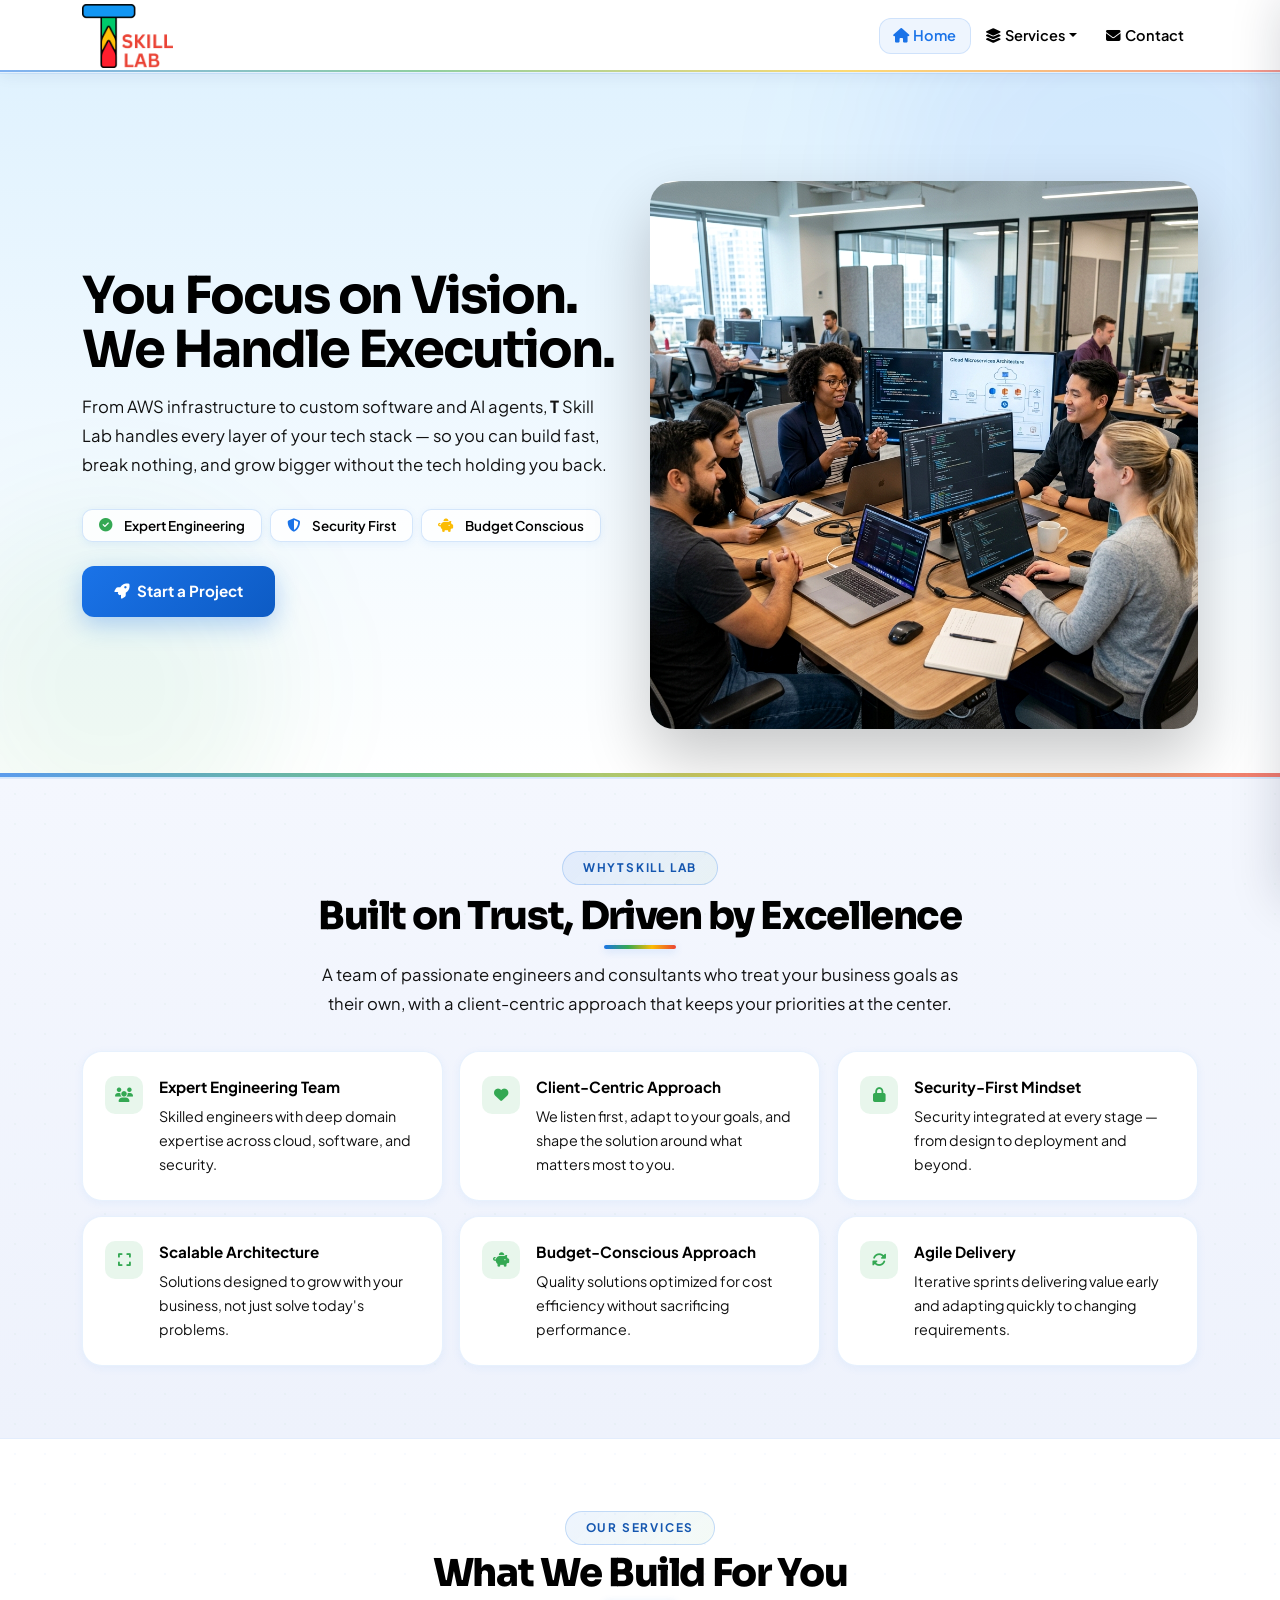
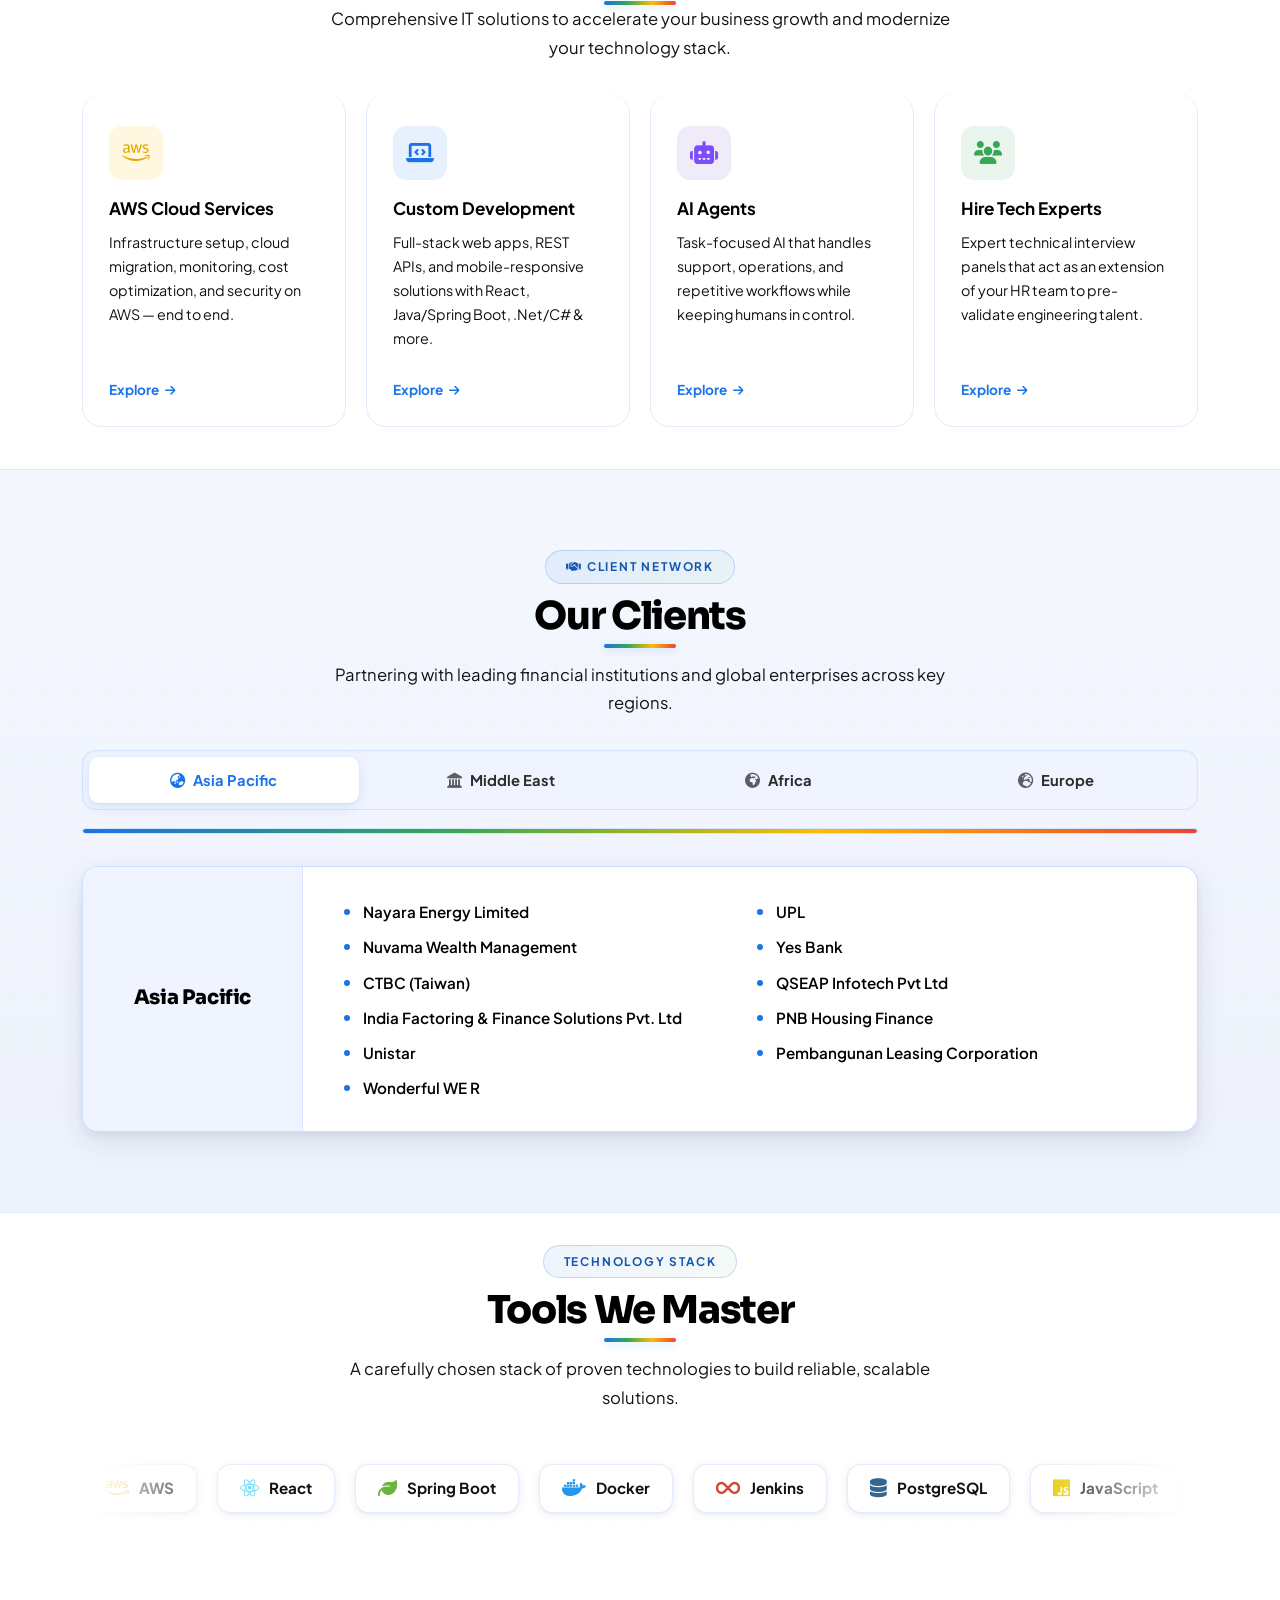
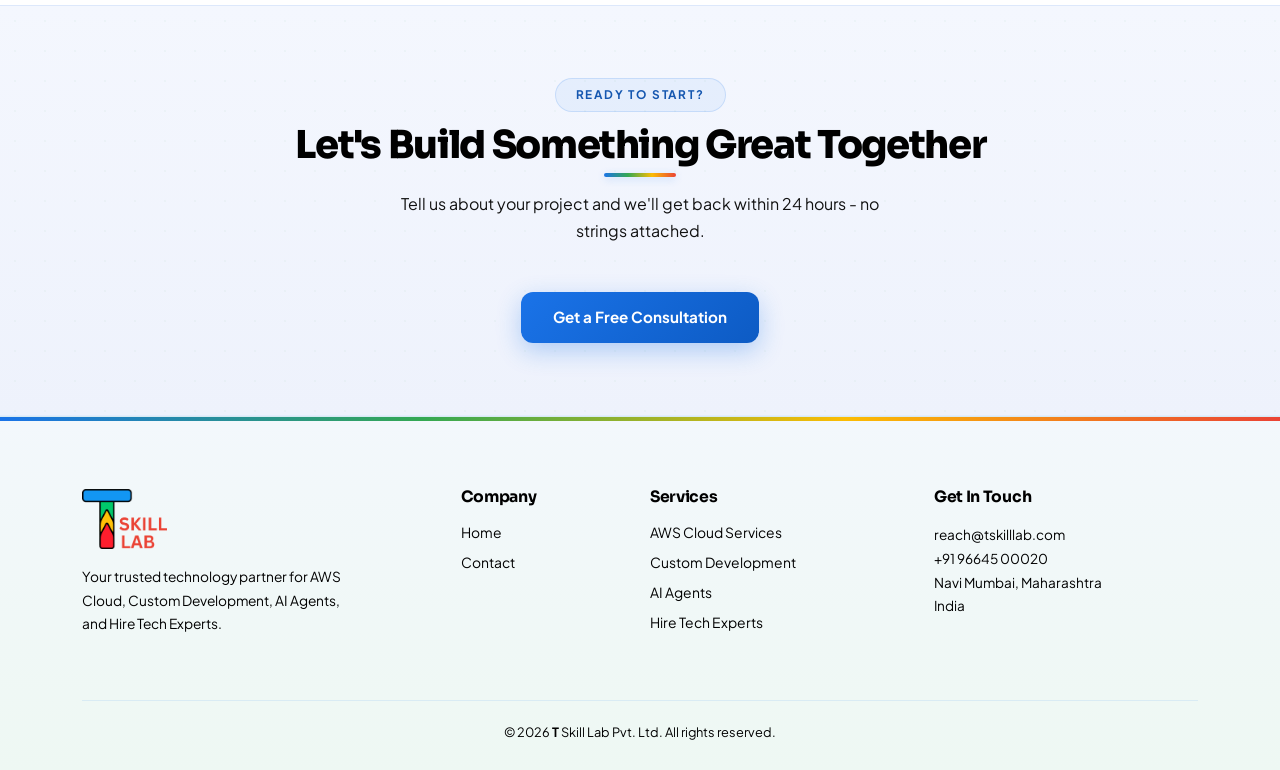
<file: contact.html>
<!DOCTYPE html>
<html lang="en">
<head>
  <meta charset="UTF-8" />
  <meta name="viewport" content="width=device-width, initial-scale=1.0" />
  <link rel="icon" type="image/png" href="images/logo_t.png" />
  <title>Redirecting...</title>
  <meta http-equiv="refresh" content="0; url=index.html" />
  <script>
    window.location.replace('index.html');
  </script>
</head>
<body></body>
</html>
</file>
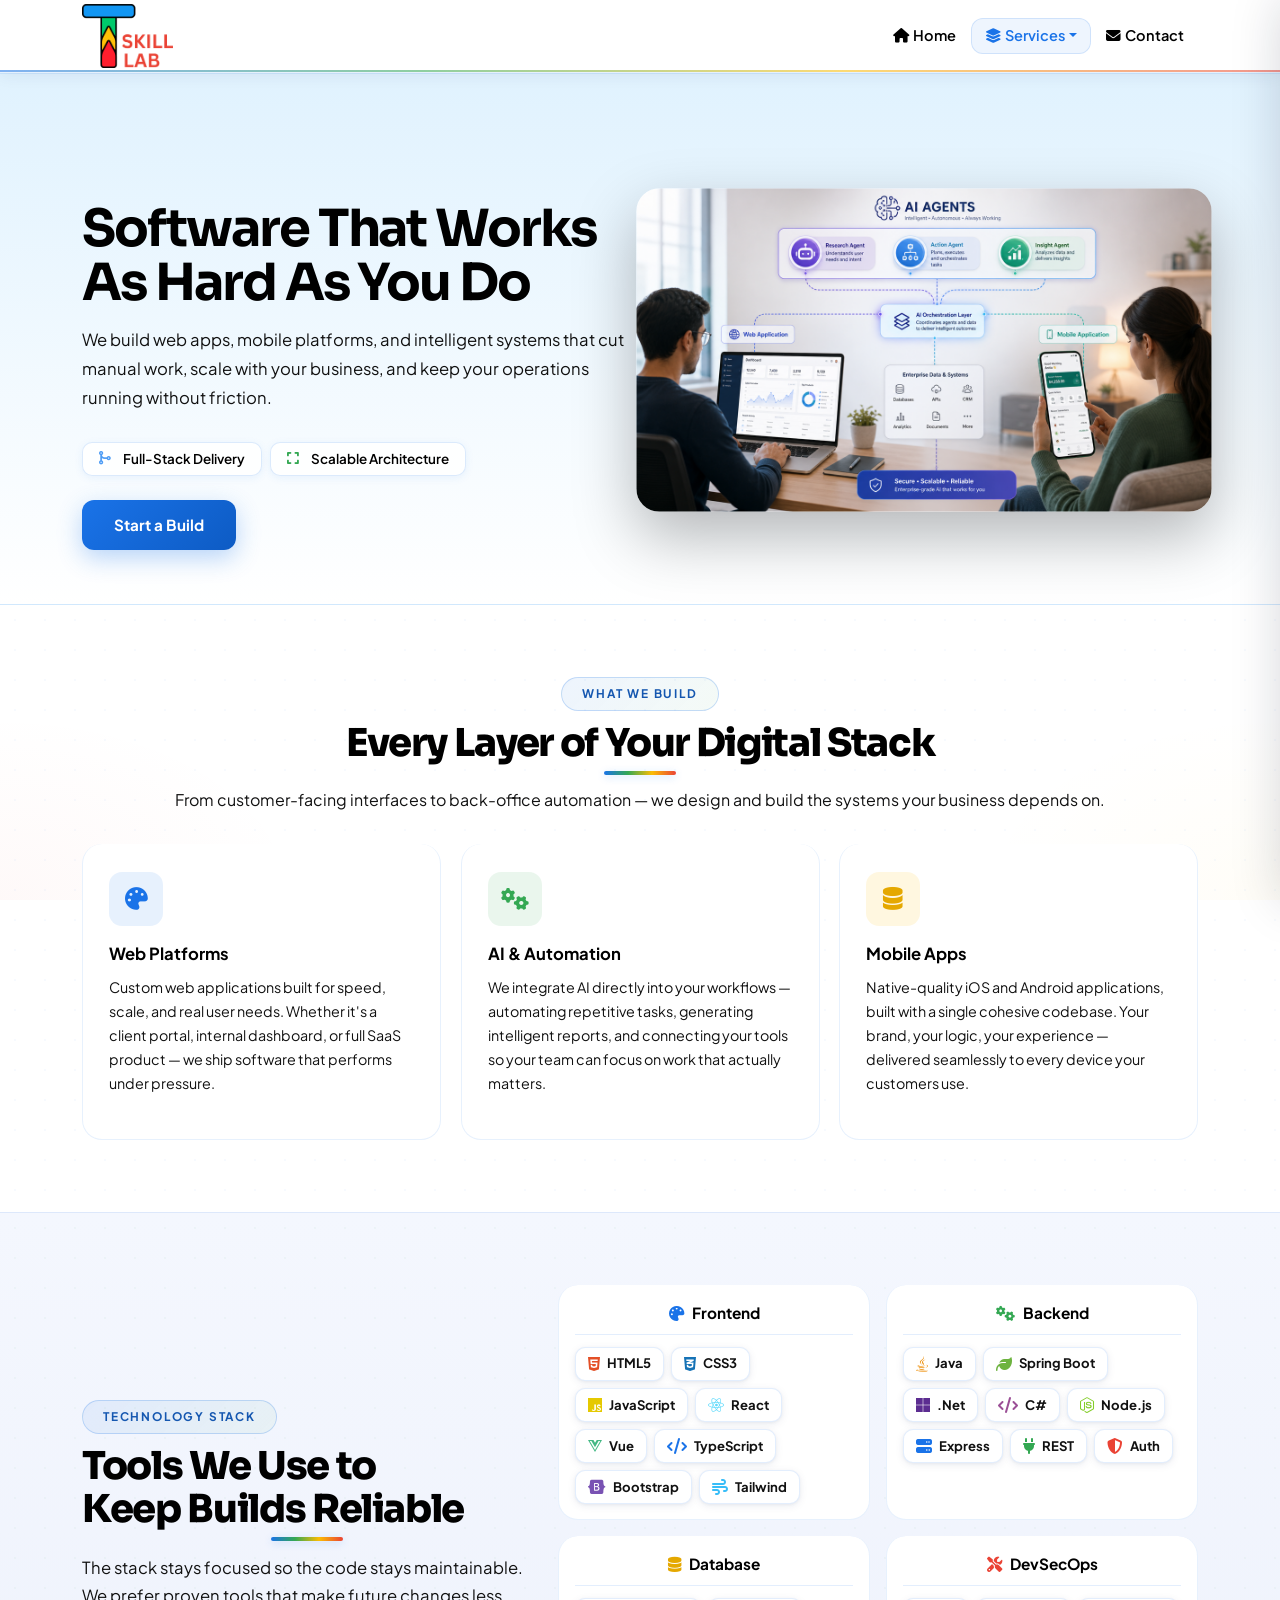
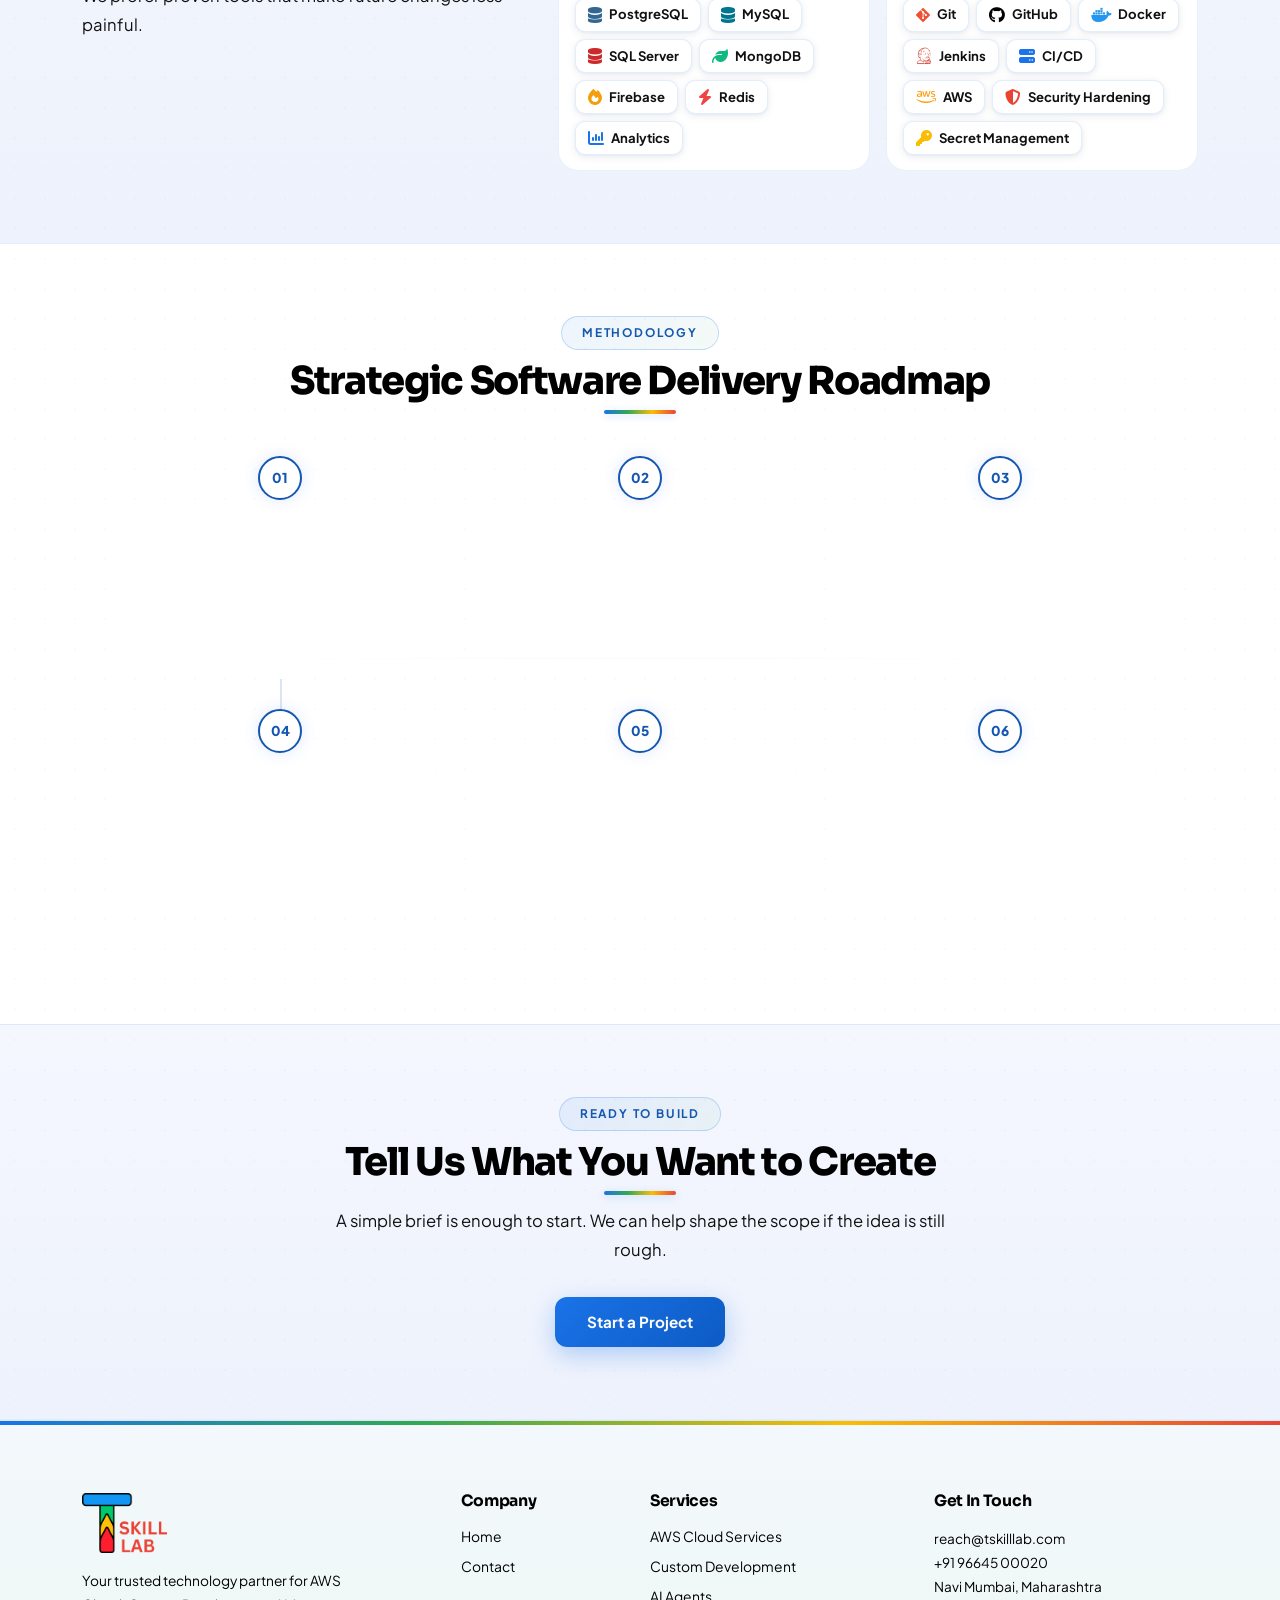
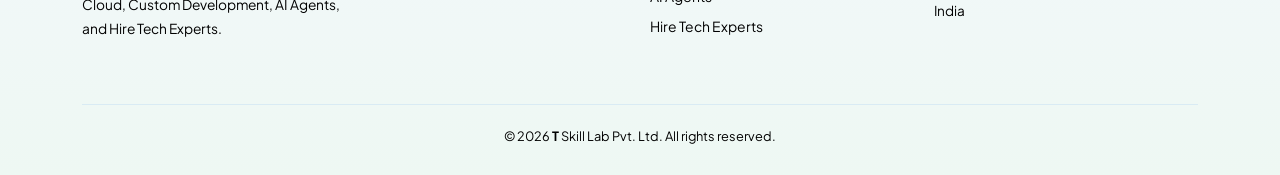
<file: development.html>
<!DOCTYPE html>
<html lang="en" data-theme="light">

<head>
  <meta charset="UTF-8" />
  <meta name="viewport" content="width=device-width, initial-scale=1.0" />
  <link rel="icon" type="image/png" href="images/logo_t.png" />
  <title>T Skill Lab - Custom Development</title>
  <meta name="description"
    content="Custom software development, frontend, backend, APIs, and full-stack delivery from TskillLab." />
  <link href="https://cdn.jsdelivr.net/npm/bootstrap@5.3.3/dist/css/bootstrap.min.css" rel="stylesheet" />
  <link href="https://cdnjs.cloudflare.com/ajax/libs/font-awesome/6.5.1/css/all.min.css" rel="stylesheet" />
  <link
    href="https://fonts.googleapis.com/css2?family=Plus+Jakarta+Sans:wght@300;400;500;600;700;800&family=Sora:wght@300;400;600;700&display=swap"
    rel="stylesheet" />
  <link href="assets/css/styles.css" rel="stylesheet" />
</head>

<body data-page="development">
  <!-- Navbar -->
  <nav class="navbar navbar-expand-lg">
    <div class="container">
      <a class="navbar-brand" href="index.html">
        <img src="images/logo.png" alt="TskillLab" class="site-logo" />
      </a>
        <button class="navbar-toggler" type="button" data-bs-toggle="collapse" data-bs-target="#navMenu"
          aria-controls="navMenu" aria-expanded="false" aria-label="Toggle navigation">
          <span class="navbar-toggler-icon"></span>
        </button>
        <div class="collapse navbar-collapse" id="navMenu">
          <ul class="navbar-nav ms-auto align-items-lg-center gap-1 gap-lg-0">
          <li class="nav-item"><a class="nav-link" href="index.html" data-nav="home"><i class="fa fa-house me-1"></i>Home</a></li>
          <li class="nav-item dropdown">
            <a class="nav-link dropdown-toggle" href="services.html" data-nav="services"
              data-bs-toggle="dropdown"><i class="fa fa-layer-group me-1"></i>Services</a>
            <ul class="dropdown-menu">
              <li><a class="dropdown-item" href="aws.html" data-nav="aws"><i
                    class="fab fa-aws me-2 text-warning"></i>AWS Cloud Services</a></li>
              <li><a class="dropdown-item" href="development.html" data-nav="development"><i
                    class="fa fa-code me-2 text-primary"></i>Custom Development</a></li>
              <li><a class="dropdown-item" href="ai-agents.html" data-nav="ai-agents"><i
                    class="fa fa-robot me-2 text-info"></i>AI Agents</a></li>
              <li><a class="dropdown-item" href="hiring.html" data-nav="hiring"><i
                    class="fa fa-users me-2 text-success"></i>Hire Tech Experts</a></li>
            </ul>
          </li>
          <li class="nav-item"><a class="nav-link" href="#" data-nav="contact" data-contact-open
              role="button"><i class="fa fa-envelope me-1"></i>Contact</a></li>
        </ul>
      </div>
    </div>
  </nav>

  <section class="service-hero">
    <div class="container position-relative">
      <div class="row align-items-center g-4 g-lg-5">
        <div class="col-lg-6">
          <div class="hero-kicker mb-3">
            <div class="section-label"
              style="color:#bfdbfe;background:rgba(37,99,235,0.14);border-color:rgba(96,165,250,0.26);">Custom
              Development
            </div>
          </div>
          <h1>Software That Works As Hard As You Do</h1>
          <p class="mt-3" style="max-width:680px;">We build web apps, mobile platforms, and intelligent systems that
            cut manual work, scale with your business, and keep your operations running without friction.</p>
          <div class="d-flex flex-wrap gap-2 mb-4">
            <div class="hero-pill"><i class="fa fa-code-merge" style="color:var(--brand-400);"></i>Full-Stack Delivery
            </div>
            <div class="hero-pill"><i class="fa fa-expand" style="color:var(--g-green);"></i>Scalable Architecture</div>
          </div>
          <div class="d-flex flex-wrap gap-3 mt-4">
            <button class="btn-hero-primary" data-contact-open>Start a Build</button>
          </div>
        </div>
        <div class="col-lg-6">
          <div class="development-visual">
            <img src="images/custom_development.png" alt="Custom development illustration" class="development-image"
              loading="eager" />
          </div>
        </div>
      </div>
    </div>
  </section>

  <section class="section">
    <div class="container">
      <div class="text-center mb-5">
        <div class="section-label">What We Build</div>
        <h2 class="section-title">Every Layer of Your Digital Stack</h2>
        <p>From customer-facing interfaces to back-office automation — we design and build the systems your business
          depends on.</p>
      </div>
      <div class="row g-4">
        <div class="col-md-6 col-lg-4 d-flex">
          <div class="card-custom anim-left w-100 card-hover-bright h-blue">
            <div class="card-icon icon-blue"><i class="fa fa-palette"></i></div>
            <div class="card-title-sm">Web Platforms</div>
            <p class="card-text-sm">Custom web applications built for speed, scale, and real user needs. Whether it's a
              client portal, internal dashboard, or full SaaS product — we ship software that performs under pressure.
            </p>
          </div>
        </div>
        <div class="col-md-6 col-lg-4 d-flex">
          <div class="card-custom anim-left w-100 card-hover-bright h-green">
            <div class="card-icon icon-green"><i class="fa fa-gears"></i></div>
            <div class="card-title-sm">AI & Automation</div>
            <p class="card-text-sm">We integrate AI directly into your workflows — automating repetitive tasks,
              generating intelligent reports, and connecting your tools so your team can focus on work that actually
              matters.</p>
          </div>
        </div>
        <div class="col-md-6 col-lg-4 d-flex">
          <div class="card-custom anim-right w-100 card-hover-bright h-yellow">
            <div class="card-icon icon-yellow"><i class="fa fa-database"></i></div>
            <div class="card-title-sm">Mobile Apps</div>
            <p class="card-text-sm">Native-quality iOS and Android applications, built with a single cohesive codebase.
              Your brand, your logic, your experience — delivered seamlessly to every device your customers use.</p>
          </div>
        </div>
      </div>
    </div>
  </section>

  <section class="section section-alt">
    <div class="container">
      <div class="row align-items-center g-5">
        <div class="col-lg-5">
          <div class="section-label">Technology Stack</div>
          <h2 class="section-title">Tools We Use to Keep Builds Reliable</h2>
          <p class="section-sub">The stack stays focused so the code stays maintainable. We prefer proven tools that
            make future changes less painful.</p>
        </div>
        <div class="col-lg-7">
          <div class="row g-3">
            <div class="col-sm-6 d-flex">
              <div class="card-custom tech-stack-card anim-left w-100">
                <div class="card-title-sm mb-3"><i class="fa fa-palette me-2" style="color:var(--g-blue);"></i>Frontend
                </div>
                <div class="d-flex flex-wrap gap-2">
                  <span class="tech-pill"><i class="fab fa-html5" style="color:#e34f26;"></i> HTML5</span>
                  <span class="tech-pill"><i class="fab fa-css3-alt" style="color:#1572b6;"></i> CSS3</span>
                  <span class="tech-pill"><i class="fab fa-js" style="color:#e5c900;"></i> JavaScript</span>
                  <span class="tech-pill"><i class="fab fa-react" style="color:#61dafb;"></i> React</span>
                  <span class="tech-pill"><i class="fab fa-vuejs" style="color:#42b883;"></i> Vue</span>
                  <span class="tech-pill"><i class="fas fa-code" style="color:var(--g-blue);"></i> TypeScript</span>
                  <span class="tech-pill"><i class="fab fa-bootstrap" style="color:#7952b3;"></i> Bootstrap</span>
                  <span class="tech-pill"><i class="fas fa-wind" style="color:#38bdf8;"></i> Tailwind</span>
                </div>
              </div>
            </div>
            <div class="col-sm-6 d-flex">
              <div class="card-custom tech-stack-card anim-left w-100">
                <div class="card-title-sm mb-3"><i class="fa fa-gears me-2" style="color:var(--g-green);"></i>Backend
                </div>
                <div class="d-flex flex-wrap gap-2">
                  <span class="tech-pill"><i class="fab fa-java" style="color:#ed8b00;"></i> Java</span>
                  <span class="tech-pill"><i class="fa fa-leaf" style="color:#6db33f;"></i> Spring Boot</span>
                  <span class="tech-pill"><i class="fab fa-microsoft" style="color:#5c2d91;"></i> .Net</span>
                  <span class="tech-pill"><i class="fa fa-code" style="color:#9b4f96;"></i> C#</span>
                  <span class="tech-pill"><i class="fab fa-node-js" style="color:#83cd29;"></i> Node.js</span>
                  <span class="tech-pill"><i class="fas fa-server" style="color:var(--g-blue);"></i> Express</span>
                  <span class="tech-pill"><i class="fa fa-plug" style="color:var(--g-green);"></i> REST</span>
                  <span class="tech-pill"><i class="fas fa-shield-halved" style="color:var(--g-red);"></i> Auth</span>
                </div>
              </div>
            </div>
            <div class="col-sm-6 d-flex">
              <div class="card-custom tech-stack-card anim-right w-100">
                <div class="card-title-sm mb-3"><i class="fa fa-database me-2" style="color:#e5a800;"></i>Database</div>
                <div class="d-flex flex-wrap gap-2">
                  <span class="tech-pill"><i class="fa fa-database" style="color:#336791;"></i> PostgreSQL</span>
                  <span class="tech-pill"><i class="fa fa-database" style="color:#00758f;"></i> MySQL</span>
                  <span class="tech-pill"><i class="fa fa-database" style="color:#cc292b;"></i> SQL Server</span>
                  <span class="tech-pill"><i class="fa fa-leaf" style="color:#10b981;"></i> MongoDB</span>
                  <span class="tech-pill"><i class="fa fa-fire" style="color:#f59e0b;"></i> Firebase</span>
                  <span class="tech-pill"><i class="fa fa-bolt" style="color:#ef4444;"></i> Redis</span>
                  <span class="tech-pill"><i class="fa fa-chart-column" style="color:var(--g-blue);"></i>
                    Analytics</span>
                </div>
              </div>
            </div>
            <div class="col-sm-6 d-flex">
              <div class="card-custom tech-stack-card anim-right w-100">
                <div class="card-title-sm mb-3"><i class="fa fa-screwdriver-wrench me-2"
                    style="color:var(--g-red);"></i>DevSecOps
                </div>
                <div class="d-flex flex-wrap gap-2">
                  <span class="tech-pill"><i class="fab fa-git-alt" style="color:#f05032;"></i> Git</span>
                  <span class="tech-pill"><i class="fab fa-github" style="color:var(--text-primary);"></i> GitHub</span>
                  <span class="tech-pill"><i class="fab fa-docker" style="color:#2496ed;"></i> Docker</span>
                  <span class="tech-pill"><i class="fab fa-jenkins" style="color:#d24939;"></i> Jenkins</span>
                  <span class="tech-pill"><i class="fa fa-server" style="color:var(--g-blue);"></i> CI/CD</span>
                  <span class="tech-pill"><i class="fab fa-aws" style="color:#ff9900;"></i> AWS</span>
                  <span class="tech-pill"><i class="fa fa-shield-halved" style="color:var(--g-red);"></i> Security Hardening</span>
                  <span class="tech-pill"><i class="fa fa-key" style="color:var(--g-yellow);"></i> Secret Management</span>
                </div>
              </div>
            </div>
          </div>
        </div>
      </div>
    </div>
  </section>

  <section class="section">
    <div class="container">
      <div class="text-center mb-5">
        <div class="section-label">Methodology</div>
        <h2 class="section-title">Strategic Software Delivery Roadmap</h2>
      </div>
      <div class="delivery-horiz-container">
        <div class="horiz-track"></div>
        <div class="delivery-horiz-wrapper">

          <!-- Step 01 -->
          <div class="horiz-step path-step">
            <div class="horiz-node">01</div>
            <div class="horiz-content">
              <div class="horiz-icon"><i class="fa fa-magnifying-glass-chart"></i></div>
              <div class="horiz-content-title">Discovery</div>
              <p class="horiz-content-desc">Defining goals and user needs before we write a single line of code.</p>
            </div>
          </div>

          <!-- Step 02 -->
          <div class="horiz-step path-step">
            <div class="horiz-node">02</div>
            <div class="horiz-content">
              <div class="horiz-icon"><i class="fa fa-sitemap"></i></div>
              <div class="horiz-content-title">Architecture</div>
              <p class="horiz-content-desc">Mapping data flow and APIs for a scalable, reliable system.</p>
            </div>
          </div>

          <!-- Step 03 -->
          <div class="horiz-step path-step">
            <div class="horiz-node">03</div>
            <div class="horiz-content">
              <div class="horiz-icon"><i class="fa fa-person-running"></i></div>
              <div class="horiz-content-title">Sprint Delivery</div>
              <p class="horiz-content-desc">Small, fast cycles with room for your feedback at every stage.</p>
            </div>
          </div>

          <!-- Step 04 -->
          <div class="horiz-step path-step">
            <div class="horiz-node">04</div>
            <div class="horiz-content">
              <div class="horiz-icon"><i class="fa fa-vial-circle-check"></i></div>
              <div class="horiz-content-title">Testing</div>
              <p class="horiz-content-desc">Rigorous QA across browsers and devices for stability.</p>
            </div>
          </div>

          <!-- Step 05 -->
          <div class="horiz-step path-step">
            <div class="horiz-node">05</div>
            <div class="horiz-content">
              <div class="horiz-icon"><i class="fa fa-rocket"></i></div>
              <div class="horiz-content-title">Launch</div>
              <p class="horiz-content-desc">Safe, controlled deployment to production environments.</p>
            </div>
          </div>

          <!-- Step 06 -->
          <div class="horiz-step path-step">
            <div class="horiz-node">06</div>
            <div class="horiz-content">
              <div class="horiz-icon"><i class="fa fa-headset"></i></div>
              <div class="horiz-content-title">Support</div>
              <p class="horiz-content-desc">Ongoing maintenance and updates to keep you ahead.</p>
            </div>
          </div>

        </div>
      </div>
    </div>
  </section>

  <section class="section section-alt">
    <div class="container text-center">
      <div class="section-label">Ready to Build</div>
      <h2 class="section-title">Tell Us What You Want to Create</h2>
      <p class="section-sub mx-auto">A simple brief is enough to start. We can help shape the scope if the idea is still
        rough.</p>
      <button class="btn-hero-primary mt-3" data-contact-open>Start a Project</button>
    </div>
  </section>

  <footer>
    <div class="container">
      <div class="row g-4 mb-3">
        <div class="col-lg-4">
          <a class="footer-logo mb-3" href="index.html" style="text-decoration: none; display: block;">
            <img src="images/logo.png" alt="TskillLab" class="site-logo" />
          </a>
          <p style="font-size:0.86rem;line-height:1.72;max-width:270px;">Your trusted technology partner for AWS Cloud, Custom Development, AI Agents, and Hire Tech Experts.</p>

        </div>
        <div class="col-sm-6 col-lg-2">
          <h5>Company</h5>
          <a class="footer-link" href="index.html">Home</a>
          <a class="footer-link" href="javascript:void(0)" data-contact-open>Contact</a>
        </div>
        <div class="col-sm-6 col-lg-3">
          <h5>Services</h5>
          <a class="footer-link" href="aws.html">AWS Cloud Services</a>
          <a class="footer-link" href="development.html">Custom Development</a>
          <a class="footer-link" href="ai-agents.html">AI Agents</a>
          <a class="footer-link" href="hiring.html">Hire Tech Experts</a>
        </div>
        <div class="col-sm-6 col-lg-3">
          <h5>Get In Touch</h5>
          <p style="font-size:0.85rem;line-height:1.75;">reach@tskilllab.com<br>+91 96645 00020<br>Navi Mumbai, Maharashtra
            <br>India</p>
        </div>
      </div>
      <div class="footer-bottom text-center">
        <div style="font-size:0.8rem;">&copy; 2026 <strong>T</strong> Skill Lab Pvt. Ltd. All rights reserved.</div>
      </div>
    </div>
  </footer>

  <script src="https://cdn.jsdelivr.net/npm/bootstrap@5.3.3/dist/js/bootstrap.bundle.min.js"></script>
  <script src="assets/js/main.js"></script>
</body>

</html>
</file>
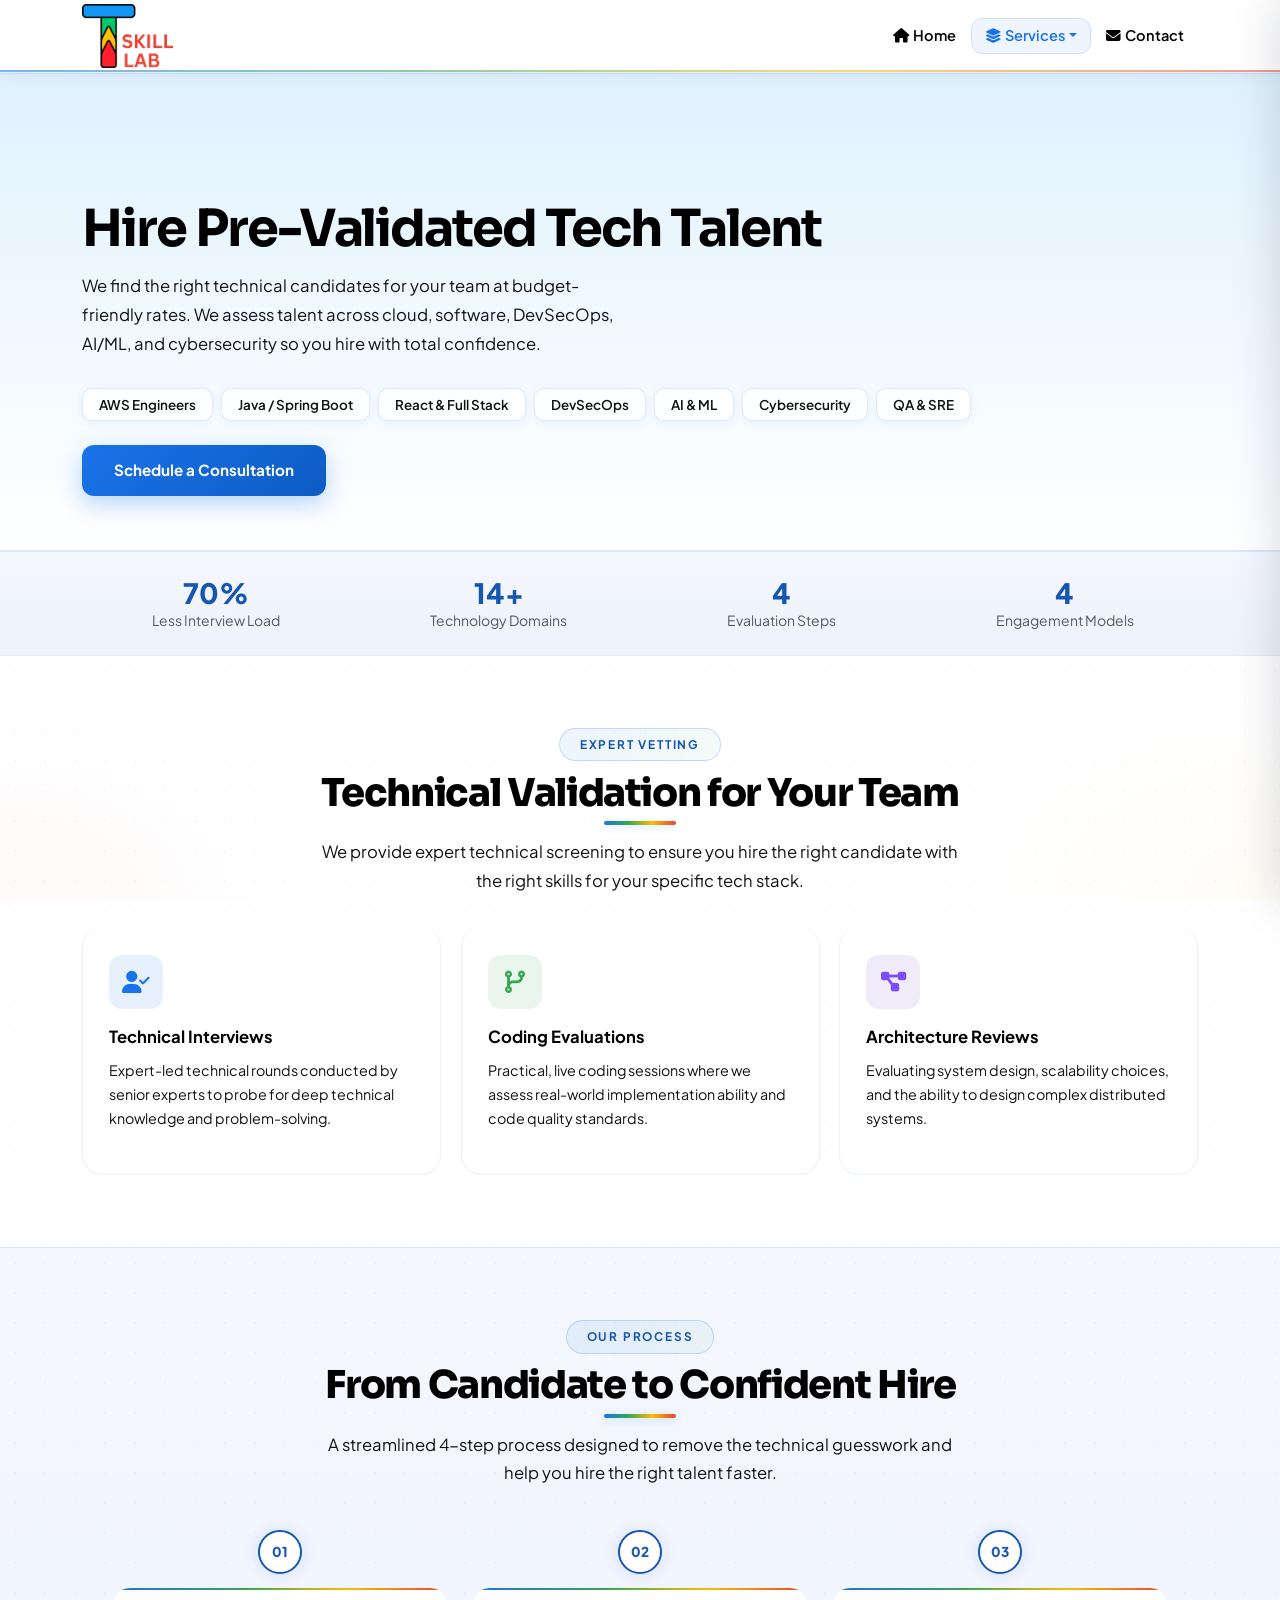
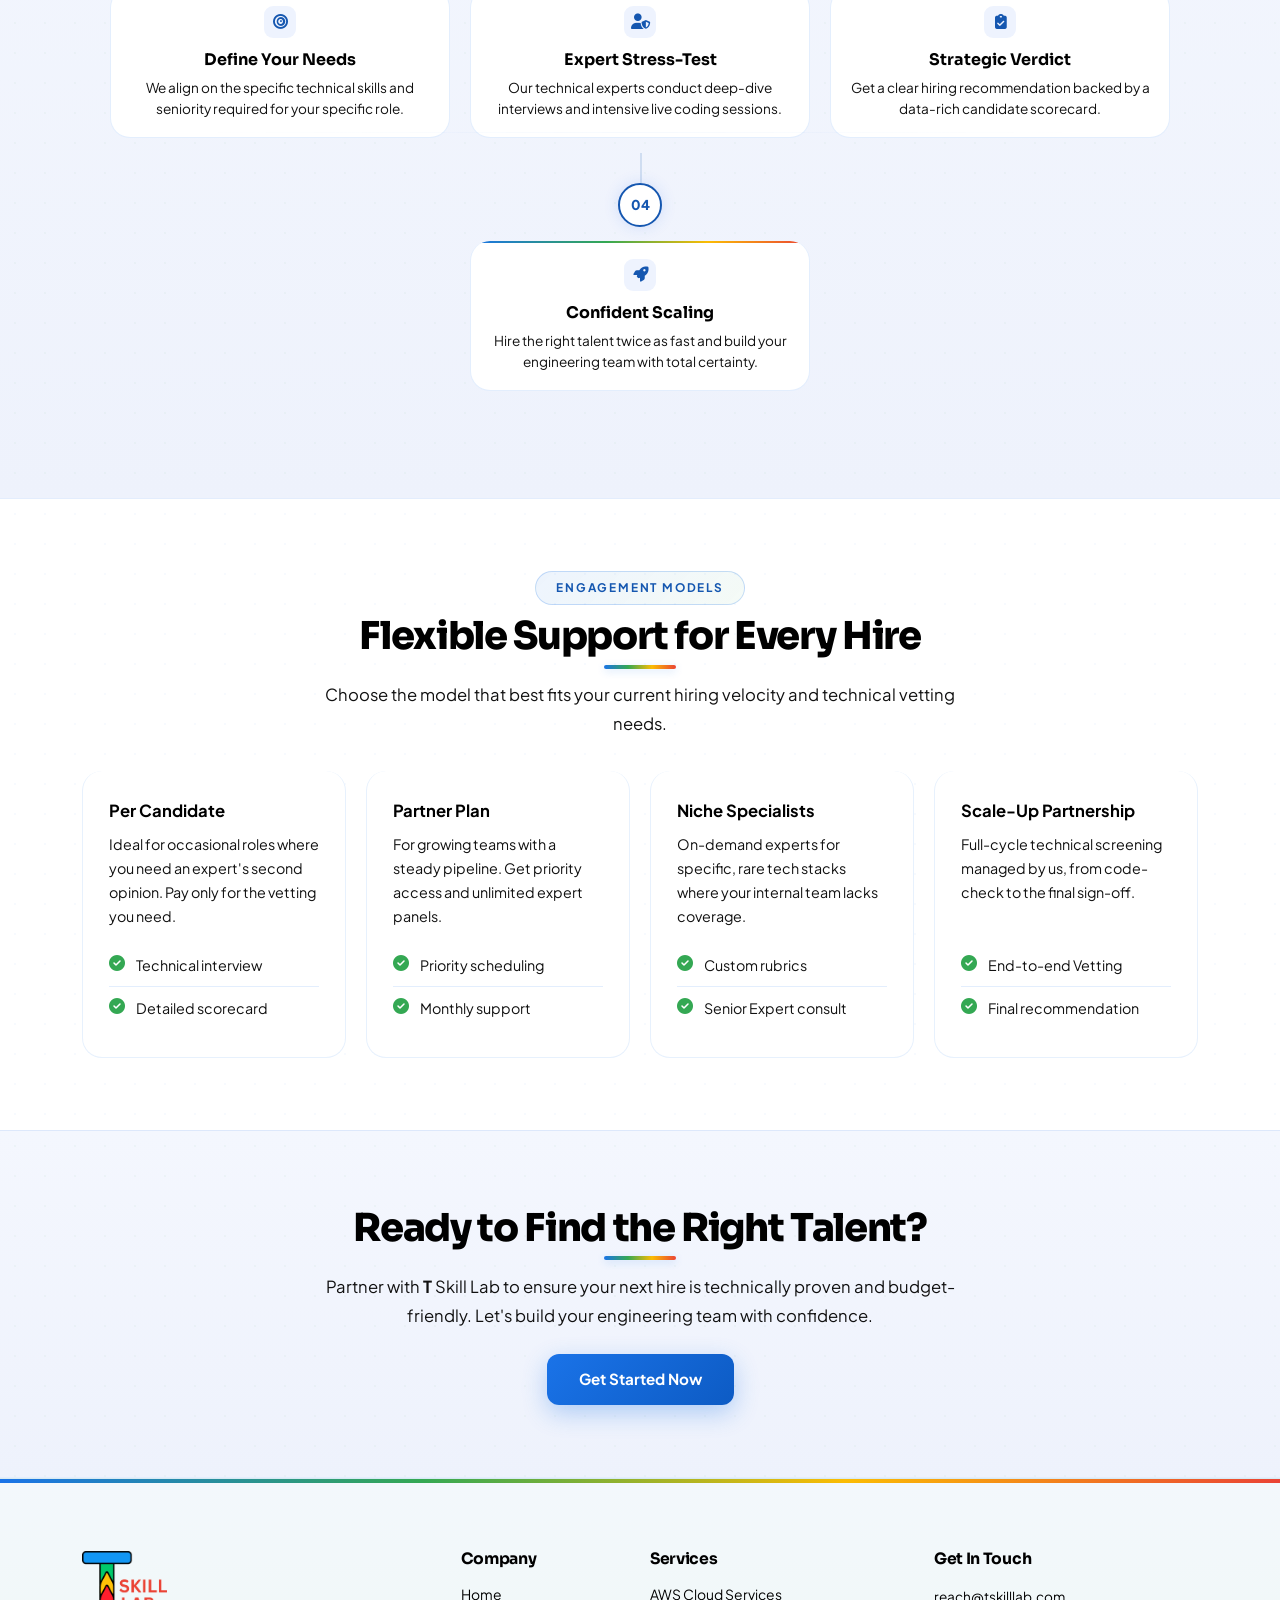
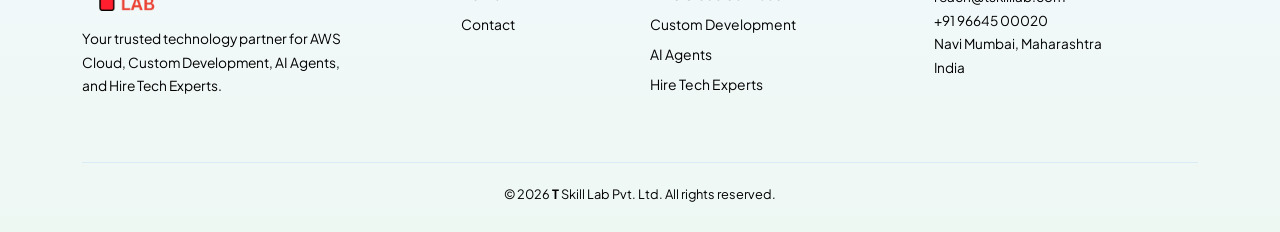
<file: hiring.html>
<!DOCTYPE html>
<html lang="en" data-theme="light">

<head>
  <meta charset="UTF-8" />
  <meta name="viewport" content="width=device-width, initial-scale=1.0" />
  <link rel="icon" type="image/png" href="images/logo_t.png" />
  <title>T Skill Lab - Hire Tech Experts</title>
  <meta name="description"
    content="Technical interview services, coding evaluations, and architecture reviews to help you hire pre-validated tech talent." />
  <link href="https://cdn.jsdelivr.net/npm/bootstrap@5.3.3/dist/css/bootstrap.min.css" rel="stylesheet" />
  <link href="https://cdnjs.cloudflare.com/ajax/libs/font-awesome/6.5.1/css/all.min.css" rel="stylesheet" />
  <link
    href="https://fonts.googleapis.com/css2?family=Plus+Jakarta+Sans:wght@300;400;500;600;700;800&family=Sora:wght@300;400;600;700&display=swap"
    rel="stylesheet" />
  <link href="assets/css/styles.css" rel="stylesheet" />
</head>
<body data-page="hiring">
  <!-- Navbar -->
  <nav class="navbar navbar-expand-lg">
    <div class="container">
      <a class="navbar-brand" href="index.html">
        <img src="images/logo.png" alt="TskillLab" class="site-logo" />
      </a>
        <button class="navbar-toggler" type="button" data-bs-toggle="collapse" data-bs-target="#navMenu"
          aria-controls="navMenu" aria-expanded="false" aria-label="Toggle navigation">
          <span class="navbar-toggler-icon"></span>
        </button>
      <div class="collapse navbar-collapse" id="navMenu">
        <ul class="navbar-nav ms-auto align-items-lg-center gap-1 gap-lg-0">
          <li class="nav-item"><a class="nav-link" href="index.html" data-nav="home"><i class="fa fa-house me-1"></i>Home</a></li>
          <li class="nav-item dropdown">
            <a class="nav-link dropdown-toggle" href="services.html" data-nav="services"
              data-bs-toggle="dropdown"><i class="fa fa-layer-group me-1"></i>Services</a>
            <ul class="dropdown-menu">
              <li><a class="dropdown-item" href="aws.html" data-nav="aws"><i
                    class="fab fa-aws me-2 text-warning"></i>AWS Cloud Services</a></li>
              <li><a class="dropdown-item" href="development.html" data-nav="development"><i
                    class="fa fa-code me-2 text-primary"></i>Custom Development</a></li>
              <li><a class="dropdown-item" href="ai-agents.html" data-nav="ai-agents"><i
                    class="fa fa-robot me-2 text-info"></i>AI Agents</a></li>
              <li><a class="dropdown-item" href="hiring.html" data-nav="hiring"><i
                    class="fa fa-users me-2 text-success"></i>Hire Tech Experts</a></li>
            </ul>
          </li>
          <li class="nav-item"><a class="nav-link" href="#" data-nav="contact" data-contact-open
              role="button"><i class="fa fa-envelope me-1"></i>Contact</a></li>
        </ul>
      </div>
    </div>
  </nav>

  <!-- HERO -->
  <section class="service-hero">
    <div class="container position-relative">
      <div class="hero-kicker mb-3">
        <!-- <div class="section-label">Technical Interview Services</div> -->
        <div class="section-label"
          style="color:#bfdbfe;background:rgba(37,99,235,0.14);border-color:rgba(96,165,250,0.26);">Technical Interview
          Services
        </div>
      </div>
      <h1>Hire <span class="hl">Pre-Validated</span> Tech Talent</h1>
      <p class="mt-3">We find the right technical candidates for your team at budget-friendly rates. We assess talent
        across cloud, software, DevSecOps, AI/ML, and cybersecurity so you hire with total confidence.</p>
      <div class="d-flex flex-wrap gap-2 mt-4">
        <span class="hero-pill">AWS Engineers</span>
        <span class="hero-pill">Java / Spring Boot</span>
        <span class="hero-pill">React & Full Stack</span>
        <span class="hero-pill">DevSecOps</span>
        <span class="hero-pill">AI & ML</span>
        <span class="hero-pill">Cybersecurity</span>
        <span class="hero-pill">QA & SRE</span>
      </div>
      <div class="d-flex flex-wrap gap-3 mt-4">
        <button class="btn-hero-primary" data-contact-open>Schedule a Consultation</button>
      </div>
    </div>
  </section>

  <!-- STAT BAND -->
  <section class="section-alt py-4">
    <div class="container">
      <div class="row text-center g-3">
        <div class="col-6 col-md-3">
          <div class="h3 mb-0" style="color:var(--brand-600);font-weight:800;">70%</div>
          <div class="small text-muted">Less Interview Load</div>
        </div>
        <div class="col-6 col-md-3">
          <div class="h3 mb-0" style="color:var(--brand-600);font-weight:800;">14+</div>
          <div class="small text-muted">Technology Domains</div>
        </div>
        <div class="col-6 col-md-3">
          <div class="h3 mb-0" style="color:var(--brand-600);font-weight:800;">4</div>
          <div class="small text-muted">Evaluation Steps</div>
        </div>
        <div class="col-6 col-md-3">
          <div class="h3 mb-0" style="color:var(--brand-600);font-weight:800;">4</div>
          <div class="small text-muted">Engagement Models</div>
        </div>
      </div>
    </div>
  </section>

  <!-- SERVICES -->
  <section class="section">
    <div class="container">
      <div class="text-center mb-5">
        <div class="section-label">Expert Vetting</div>
        <h2 class="section-title">Technical Validation for Your Team</h2>
        <p class="section-sub mx-auto">We provide expert technical screening to ensure you hire the right candidate with
          the right skills for your specific tech stack.</p>
      </div>
      <div class="row g-4">
        <div class="col-sm-6 col-lg-4 d-flex">
          <div class="card-custom anim-left w-100 card-hover-bright h-blue">
            <div class="card-icon icon-blue"><i class="fa fa-user-check"></i></div>
            <div class="card-title-sm">Technical Interviews</div>
            <p class="card-text-sm">Expert-led technical rounds conducted by senior experts to probe for deep technical
              knowledge and problem-solving.</p>
          </div>
        </div>
        <div class="col-sm-6 col-lg-4 d-flex">
          <div class="card-custom anim-left w-100 card-hover-bright h-green">
            <div class="card-icon icon-green"><i class="fa fa-code-branch"></i></div>
            <div class="card-title-sm">Coding Evaluations</div>
            <p class="card-text-sm">Practical, live coding sessions where we assess real-world implementation ability
              and code quality standards.</p>
          </div>
        </div>
        <div class="col-sm-6 col-lg-4 d-flex">
          <div class="card-custom anim-right w-100 card-hover-bright h-purple">
            <div class="card-icon icon-purple"><i class="fa fa-diagram-project"></i></div>
            <div class="card-title-sm">Architecture Reviews</div>
            <p class="card-text-sm">Evaluating system design, scalability choices, and the ability to design complex
              distributed systems.</p>
          </div>
        </div>
      </div>
    </div>
  </section>

  <!-- PROCESS -->
  <section class="section section-alt">
    <div class="container">
      <div class="text-center mb-5">
        <div class="section-label">Our Process</div>
        <h2 class="section-title">From Candidate to Confident Hire</h2>
        <p class="section-sub mx-auto">A streamlined 4-step process designed to remove the technical guesswork and help
          you hire the right talent faster.</p>
      </div>

      <div class="delivery-horiz-container">
        <div class="delivery-horiz-wrapper">

          <!-- Step 01 -->
          <div class="horiz-step path-step">
            <div class="horiz-node">01</div>
            <div class="horiz-content">
              <div class="horiz-icon"><i class="fa fa-bullseye"></i></div>
              <div class="horiz-content-title">Define Your Needs</div>
              <p class="horiz-content-desc">We align on the specific technical skills and seniority required for your
                specific role.</p>
            </div>
          </div>

          <!-- Step 02 -->
          <div class="horiz-step path-step">
            <div class="horiz-node">02</div>
            <div class="horiz-content">
              <div class="horiz-icon"><i class="fa fa-user-shield"></i></div>
              <div class="horiz-content-title">Expert Stress-Test</div>
              <p class="horiz-content-desc">Our technical experts conduct deep-dive interviews and intensive live coding
                sessions.</p>
            </div>
          </div>

          <!-- Step 03 -->
          <div class="horiz-step path-step">
            <div class="horiz-node">03</div>
            <div class="horiz-content">
              <div class="horiz-icon"><i class="fa fa-clipboard-check"></i></div>
              <div class="horiz-content-title">Strategic Verdict</div>
              <p class="horiz-content-desc">Get a clear hiring recommendation backed by a data-rich candidate scorecard.
              </p>
            </div>
          </div>

          <!-- Step 04 -->
          <div class="horiz-step path-step">
            <div class="horiz-node">04</div>
            <div class="horiz-content">
              <div class="horiz-icon"><i class="fa fa-rocket"></i></div>
              <div class="horiz-content-title">Confident Scaling</div>
              <p class="horiz-content-desc">Hire the right talent twice as fast and build your engineering team with
                total certainty.</p>
            </div>
          </div>

        </div>
      </div>
    </div>
  </section>

  <!-- ENGAGEMENT MODELS -->
  <section class="section">
    <div class="container">
      <div class="text-center mb-5">
        <div class="section-label">Engagement Models</div>
        <h2 class="section-title">Flexible Support for Every Hire</h2>
        <p class="section-sub mx-auto">Choose the model that best fits your current hiring velocity and technical
          vetting needs.</p>
      </div>
      <div class="row g-4">
        <div class="col-md-6 col-lg-3 d-flex">
          <div class="card-custom anim-left w-100 h-blue">
            <div class="card-title-sm">Per Candidate</div>
            <p class="card-text-sm">Ideal for occasional roles where you need an expert's second opinion. Pay only for
              the vetting you need.</p>
            <div class="feature-li"><i class="fa fa-circle-check"></i>
              <div class="card-text-sm">Technical interview</div>
            </div>
            <div class="feature-li"><i class="fa fa-circle-check"></i>
              <div class="card-text-sm">Detailed scorecard</div>
            </div>
          </div>
        </div>
        <div class="col-md-6 col-lg-3 d-flex">
          <div class="card-custom anim-left w-100 h-green">
            <div class="card-title-sm">Partner Plan</div>
            <p class="card-text-sm">For growing teams with a steady pipeline. Get priority access and unlimited expert
              panels.</p>
            <div class="feature-li"><i class="fa fa-circle-check"></i>
              <div class="card-text-sm">Priority scheduling</div>
            </div>
            <div class="feature-li"><i class="fa fa-circle-check"></i>
              <div class="card-text-sm">Monthly support</div>
            </div>
          </div>
        </div>
        <div class="col-md-6 col-lg-3 d-flex">
          <div class="card-custom anim-right w-100 h-purple">
            <div class="card-title-sm">Niche Specialists</div>
            <p class="card-text-sm">On-demand experts for specific, rare tech stacks where your internal team lacks
              coverage.</p>
            <div class="feature-li"><i class="fa fa-circle-check"></i>
              <div class="card-text-sm">Custom rubrics</div>
            </div>
            <div class="feature-li"><i class="fa fa-circle-check"></i>
              <div class="card-text-sm">Senior Expert consult</div>
            </div>
          </div>
        </div>
        <div class="col-md-6 col-lg-3 d-flex">
          <div class="card-custom anim-right w-100 h-yellow">
            <div class="card-title-sm">Scale-Up Partnership</div>
            <p class="card-text-sm">Full-cycle technical screening managed by us, from code-check to the final sign-off.
            </p>
            <div class="feature-li"><i class="fa fa-circle-check"></i>
              <div class="card-text-sm">End-to-end Vetting</div>
            </div>
            <div class="feature-li"><i class="fa fa-circle-check"></i>
              <div class="card-text-sm">Final recommendation</div>
            </div>
          </div>
        </div>
      </div>
    </div>
  </section>

  <!-- CTA -->
  <section class="section section-alt">
    <div class="container text-center">
      <h2 class="section-title">Ready to Find the Right Talent?</h2>
      <p class="section-sub mx-auto mb-4">Partner with <strong>T</strong> Skill Lab to ensure your next hire is technically proven and
        budget-friendly. Let's build your engineering team with confidence.</p>
      <div class="d-flex flex-wrap gap-3 justify-content-center">
        <button class="btn-hero-primary" data-contact-open>Get Started Now</button>
      </div>
    </div>
  </section>

  <footer>
    <div class="container">
      <div class="row g-4 mb-3">
        <div class="col-lg-4">
          <a class="footer-logo mb-3" href="index.html" style="text-decoration: none; display: block;">
            <img src="images/logo.png" alt="TskillLab" class="site-logo" />
          </a>
          <p style="font-size:0.86rem;line-height:1.72;max-width:270px;">Your trusted technology partner for AWS Cloud, Custom Development, AI Agents, and Hire Tech Experts.</p>

        </div>
        <div class="col-sm-6 col-lg-2">
          <h5>Company</h5>
          <a class="footer-link" href="index.html">Home</a>
          <a class="footer-link" href="javascript:void(0)" data-contact-open>Contact</a>
        </div>
        <div class="col-sm-6 col-lg-3">
          <h5>Services</h5>
          <a class="footer-link" href="aws.html">AWS Cloud Services</a>
          <a class="footer-link" href="development.html">Custom Development</a>
          <a class="footer-link" href="ai-agents.html">AI Agents</a>
          <a class="footer-link" href="hiring.html">Hire Tech Experts</a>
        </div>
        <div class="col-sm-6 col-lg-3">
          <h5>Get In Touch</h5>
          <p style="font-size:0.85rem;line-height:1.75;">reach@tskilllab.com<br>+91 96645 00020<br>Navi Mumbai, Maharashtra
            <br>India</p>
        </div>
      </div>
      <div class="footer-bottom text-center">
        <div style="font-size:0.8rem;">&copy; 2026 <strong>T</strong> Skill Lab Pvt. Ltd. All rights reserved.</div>
      </div>
    </div>
  </footer>

  <script src="https://cdn.jsdelivr.net/npm/bootstrap@5.3.3/dist/js/bootstrap.bundle.min.js"></script>
  <script src="assets/js/main.js"></script>
</body>

</html>
</file>
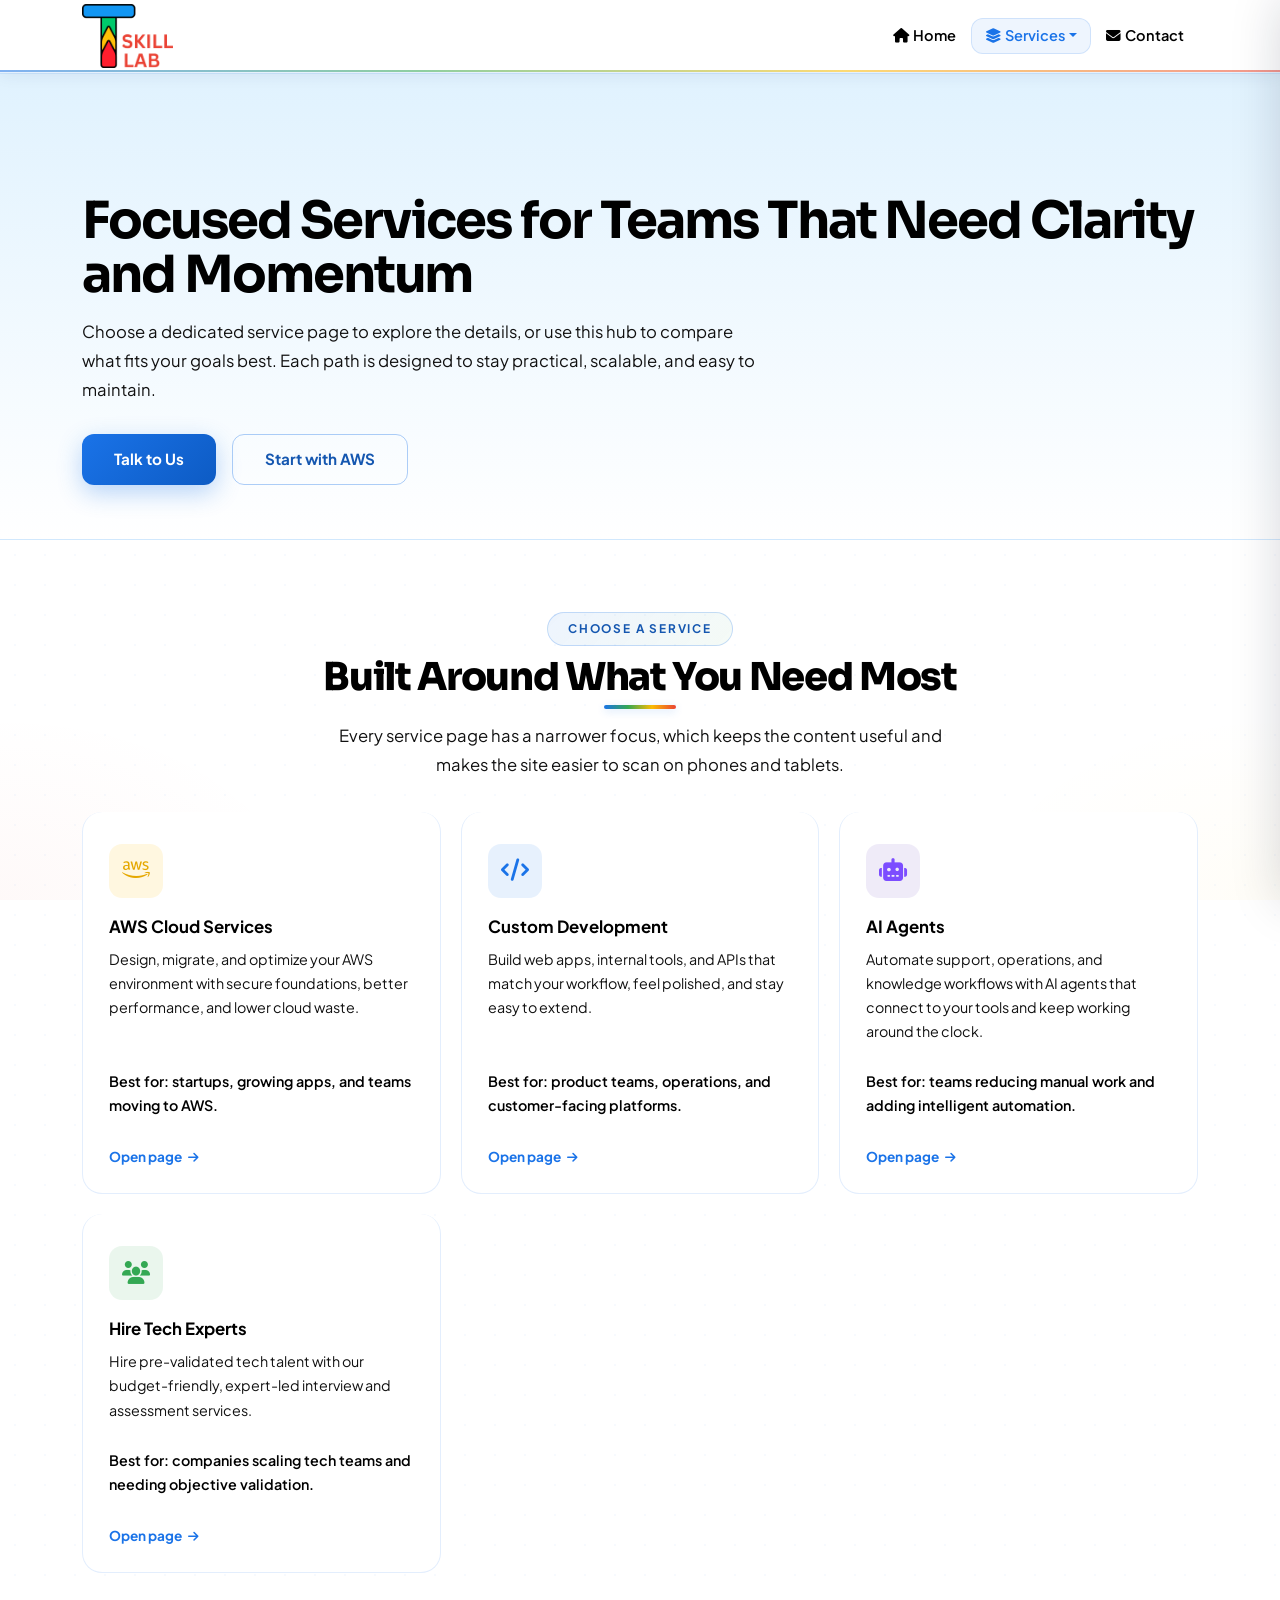
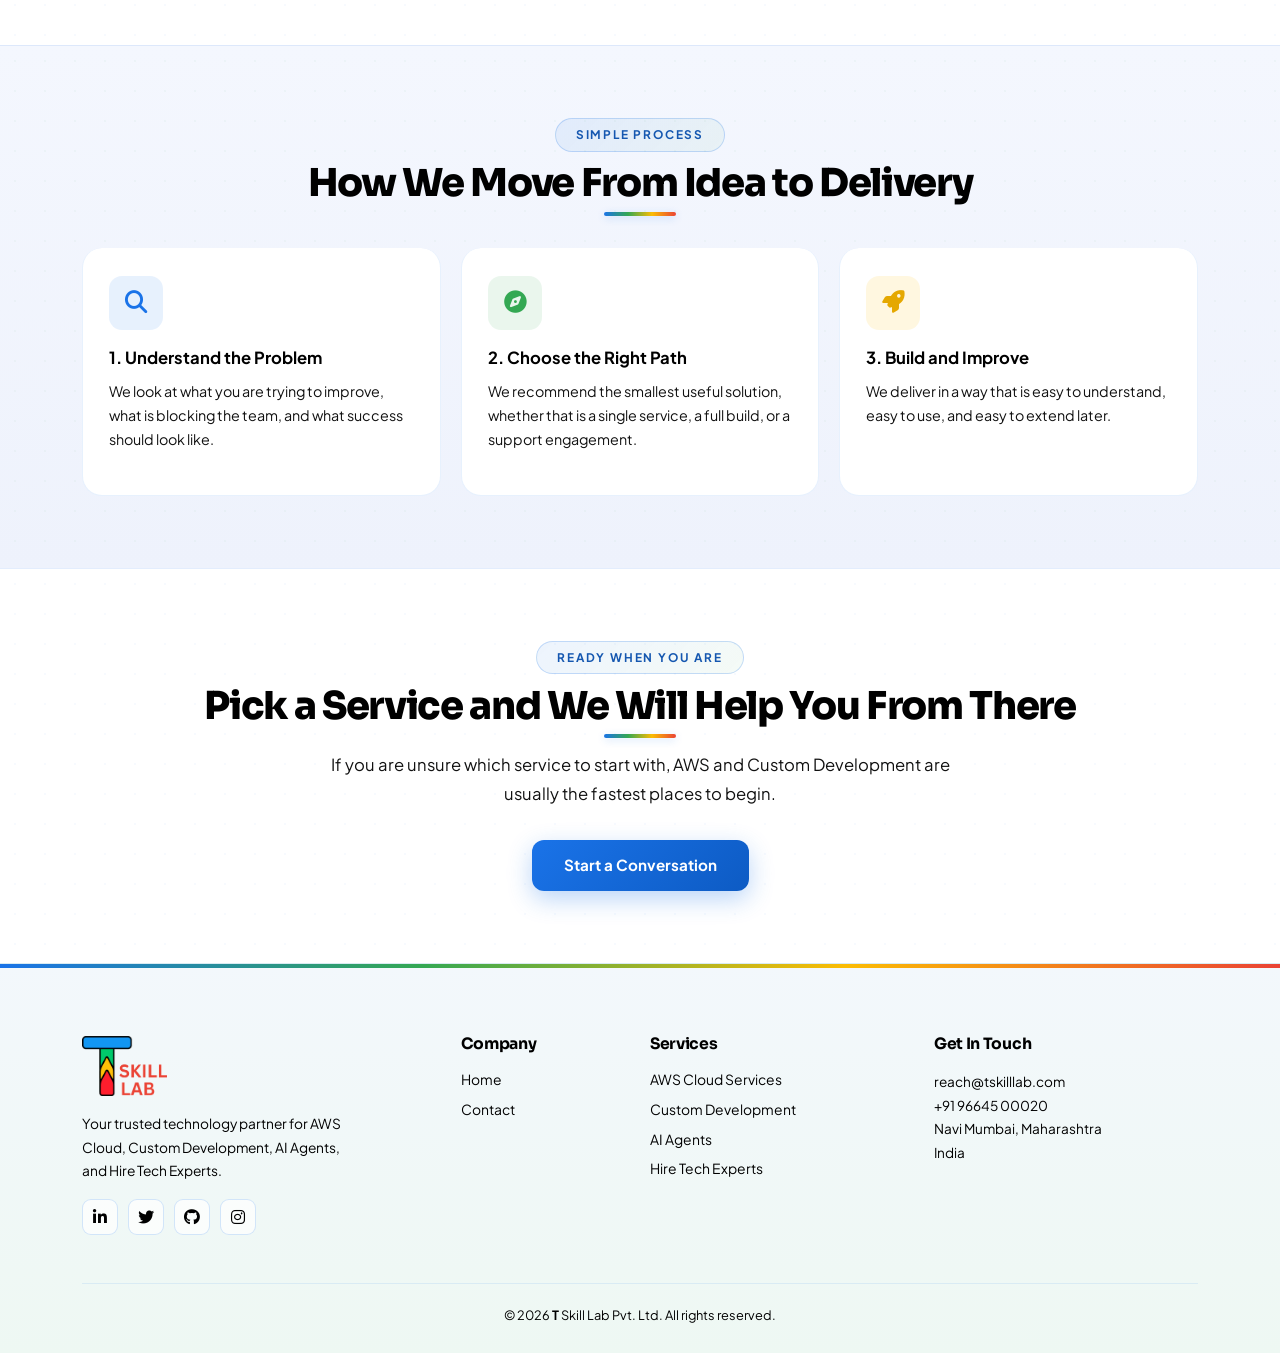
<file: services.html>
<!DOCTYPE html>
<html lang="en" data-theme="light">
<head>
  <meta charset="UTF-8" />
  <meta name="viewport" content="width=device-width, initial-scale=1.0" />
  <link rel="icon" type="image/png" href="images/logo_t.png" />
  <title>T Skill Lab - Services</title>
  <meta name="description" content="Explore TskillLab's AWS Cloud, Custom Development, IT Consulting, and DevSecOps services." />
  <link href="https://cdn.jsdelivr.net/npm/bootstrap@5.3.3/dist/css/bootstrap.min.css" rel="stylesheet" />
  <link href="https://cdnjs.cloudflare.com/ajax/libs/font-awesome/6.5.1/css/all.min.css" rel="stylesheet" />
  <link href="https://fonts.googleapis.com/css2?family=Plus+Jakarta+Sans:wght@300;400;500;600;700;800&family=Sora:wght@300;400;600;700&display=swap" rel="stylesheet" />
  <link href="assets/css/styles.css" rel="stylesheet" />
</head>
<body data-page="services">
<nav class="navbar navbar-expand-lg">
  <div class="container">
    <a class="navbar-brand" href="index.html">
      <img src="images/logo.png" alt="TskillLab" class="site-logo" />
    </a>
    <button class="navbar-toggler" type="button" data-bs-toggle="collapse" data-bs-target="#navMenu" aria-controls="navMenu" aria-expanded="false" aria-label="Toggle navigation">
      <span class="navbar-toggler-icon"></span>
    </button>
    <div class="collapse navbar-collapse" id="navMenu">
      <ul class="navbar-nav ms-auto align-items-lg-center gap-1 gap-lg-0">
        <li class="nav-item"><a class="nav-link" href="index.html" data-nav="home"><i class="fa fa-house me-1"></i>Home</a></li>
        <li class="nav-item dropdown">
          <a class="nav-link dropdown-toggle" href="services.html" data-nav="services" data-bs-toggle="dropdown"><i class="fa fa-layer-group me-1"></i>Services</a>
          <ul class="dropdown-menu">
            <li><a class="dropdown-item" href="aws.html" data-nav="aws"><i class="fab fa-aws me-2 text-warning"></i>AWS Cloud Services</a></li>
            <li><a class="dropdown-item" href="development.html" data-nav="development"><i class="fa fa-code me-2 text-primary"></i>Custom Development</a></li>
            <li><a class="dropdown-item" href="ai-agents.html" data-nav="ai-agents"><i class="fa fa-robot me-2 text-info"></i>AI Agents</a></li>
            <li><a class="dropdown-item" href="hiring.html" data-nav="hiring"><i class="fa fa-users me-2 text-success"></i>Hire Tech Experts</a></li>
          </ul>
        </li>
        <li class="nav-item"><a class="nav-link" href="#" data-nav="contact" data-contact-open role="button"><i class="fa fa-envelope me-1"></i>Contact</a></li>
      </ul>
    </div>
  </div>
</nav>

<section class="service-hero">
  <div class="container position-relative">
    <div class="section-label" style="color:#bfdbfe;background:rgba(37,99,235,0.14);border-color:rgba(96,165,250,0.26);">Services</div>
    <h1 class="mt-2">Focused Services for Teams That Need Clarity and Momentum</h1>
    <p class="mt-3" style="max-width:680px;">Choose a dedicated service page to explore the details, or use this hub to compare what fits your goals best. Each path is designed to stay practical, scalable, and easy to maintain.</p>
    <div class="d-flex flex-wrap gap-3 mt-4">
      <button class="btn-hero-primary" data-contact-open>Talk to Us</button>
      <button class="btn-hero-outline" onclick="window.location.href='aws.html'">Start with AWS</button>
    </div>
  </div>
</section>

<section class="section">
  <div class="container">
    <div class="text-center mb-5">
      <div class="section-label">Choose a Service</div>
      <h2 class="section-title">Built Around What You Need Most</h2>
      <p class="section-sub mx-auto">Every service page has a narrower focus, which keeps the content useful and makes the site easier to scan on phones and tablets.</p>
    </div>
    <div class="row g-4">
      <div class="col-md-6 col-lg-4 d-flex">
        <div class="svc-card w-100" onclick="window.location.href='aws.html'">
          <div class="card-icon icon-yellow"><i class="fab fa-aws"></i></div>
          <div class="card-title-sm" style="font-size:1.05rem;">AWS Cloud Services</div>
          <p class="card-text-sm">Design, migrate, and optimize your AWS environment with secure foundations, better performance, and lower cloud waste.</p>
          <p class="card-text-sm" style="flex:none;color:var(--text-primary);font-weight:600;margin-top:10px;">Best for: startups, growing apps, and teams moving to AWS.</p>
          <div class="svc-explore">Open page <i class="fa fa-arrow-right ms-1" style="font-size:0.75rem;"></i></div>
        </div>
      </div>
      <div class="col-md-6 col-lg-4 d-flex">
        <div class="svc-card w-100" onclick="window.location.href='development.html'">
          <div class="card-icon icon-blue"><i class="fa fa-code"></i></div>
          <div class="card-title-sm" style="font-size:1.05rem;">Custom Development</div>
          <p class="card-text-sm">Build web apps, internal tools, and APIs that match your workflow, feel polished, and stay easy to extend.</p>
          <p class="card-text-sm" style="flex:none;color:var(--text-primary);font-weight:600;margin-top:10px;">Best for: product teams, operations, and customer-facing platforms.</p>
          <div class="svc-explore">Open page <i class="fa fa-arrow-right ms-1" style="font-size:0.75rem;"></i></div>
        </div>
      </div>
      <div class="col-md-6 col-lg-4 d-flex">
        <div class="svc-card w-100" onclick="window.location.href='ai-agents.html'">
          <div class="card-icon icon-purple"><i class="fa fa-robot"></i></div>
          <div class="card-title-sm" style="font-size:1.05rem;">AI Agents</div>
          <p class="card-text-sm">Automate support, operations, and knowledge workflows with AI agents that connect to your tools and keep working around the clock.</p>
          <p class="card-text-sm" style="flex:none;color:var(--text-primary);font-weight:600;margin-top:10px;">Best for: teams reducing manual work and adding intelligent automation.</p>
          <div class="svc-explore">Open page <i class="fa fa-arrow-right ms-1" style="font-size:0.75rem;"></i></div>
        </div>
      </div>
      <div class="col-md-6 col-lg-4 d-flex">
        <div class="svc-card w-100" onclick="window.location.href='hiring.html'">
          <div class="card-icon icon-green"><i class="fa fa-users"></i></div>
          <div class="card-title-sm" style="font-size:1.05rem;">Hire Tech Experts</div>
          <p class="card-text-sm">Hire pre-validated tech talent with our budget-friendly, expert-led interview and assessment services.</p>
          <p class="card-text-sm" style="flex:none;color:var(--text-primary);font-weight:600;margin-top:10px;">Best for: companies scaling tech teams and needing objective validation.</p>
          <div class="svc-explore">Open page <i class="fa fa-arrow-right ms-1" style="font-size:0.75rem;"></i></div>
        </div>
      </div>
    </div>
  </div>
</section>

<section class="section section-alt">
  <div class="container">
    <div class="text-center mb-5">
      <div class="section-label">Simple Process</div>
      <h2 class="section-title">How We Move From Idea to Delivery</h2>
    </div>
    <div class="row g-4">
      <div class="col-lg-4 d-flex">
        <div class="card-custom w-100">
          <div class="card-icon icon-blue"><i class="fa fa-magnifying-glass"></i></div>
          <div class="card-title-sm">1. Understand the Problem</div>
          <p class="card-text-sm">We look at what you are trying to improve, what is blocking the team, and what success should look like.</p>
        </div>
      </div>
      <div class="col-lg-4 d-flex">
        <div class="card-custom w-100">
          <div class="card-icon icon-green"><i class="fa fa-compass"></i></div>
          <div class="card-title-sm">2. Choose the Right Path</div>
          <p class="card-text-sm">We recommend the smallest useful solution, whether that is a single service, a full build, or a support engagement.</p>
        </div>
      </div>
      <div class="col-lg-4 d-flex">
        <div class="card-custom w-100">
          <div class="card-icon icon-yellow"><i class="fa fa-rocket"></i></div>
          <div class="card-title-sm">3. Build and Improve</div>
          <p class="card-text-sm">We deliver in a way that is easy to understand, easy to use, and easy to extend later.</p>
        </div>
      </div>
    </div>
  </div>
</section>

<section class="section">
  <div class="container text-center">
    <div class="section-label">Ready When You Are</div>
    <h2 class="section-title">Pick a Service and We Will Help You From There</h2>
    <p class="section-sub mx-auto">If you are unsure which service to start with, AWS and Custom Development are usually the fastest places to begin.</p>
    <button class="btn-hero-primary mt-3" data-contact-open>Start a Conversation</button>
  </div>
</section>

<footer>
  <div class="container">
    <div class="row g-4 mb-3">
      <div class="col-lg-4">
        <a class="footer-logo mb-3" href="index.html" style="text-decoration: none; display: block;">
          <img src="images/logo.png" alt="TskillLab" class="site-logo" />
        </a>
        <p style="font-size:0.86rem;line-height:1.72;max-width:270px;">Your trusted technology partner for AWS Cloud, Custom Development, AI Agents, and Hire Tech Experts.</p>
        <div class="mt-3">
          <a href="#" class="social-icon"><i class="fab fa-linkedin-in"></i></a>
          <a href="#" class="social-icon"><i class="fab fa-twitter"></i></a>
          <a href="#" class="social-icon"><i class="fab fa-github"></i></a>
          <a href="#" class="social-icon"><i class="fab fa-instagram"></i></a>
        </div>
      </div>
      <div class="col-sm-6 col-lg-2">
        <h5>Company</h5>
        <a class="footer-link" href="index.html">Home</a>
        <a class="footer-link" href="javascript:void(0)" data-contact-open>Contact</a>
      </div>
      <div class="col-sm-6 col-lg-3">
        <h5>Services</h5>
        <a class="footer-link" href="aws.html">AWS Cloud Services</a>
        <a class="footer-link" href="development.html">Custom Development</a>
        <a class="footer-link" href="ai-agents.html">AI Agents</a>
        <a class="footer-link" href="hiring.html">Hire Tech Experts</a>
      </div>
      <div class="col-sm-6 col-lg-3">
        <h5>Get In Touch</h5>
        <p style="font-size:0.85rem;line-height:1.75;">reach@tskilllab.com<br>+91 96645 00020<br>Navi Mumbai, Maharashtra<br>India</p>
      </div>
    </div>
    <div class="footer-bottom text-center">
      <div style="font-size:0.8rem;">&copy; 2026 <strong>T</strong> Skill Lab Pvt. Ltd. All rights reserved.</div>
    </div>
  </div>
</footer>

<script src="https://cdn.jsdelivr.net/npm/bootstrap@5.3.3/dist/js/bootstrap.bundle.min.js"></script>
<script src="assets/js/main.js"></script>
</body>
</html>
</file>
<file: assets/css/styles.css>
/* ===== DESIGN TOKENS ===== */
:root {
  /* ── Logo Palette (unchanged) ── */
  --g-blue: #1a73e8;
  --g-green: #34A853;
  --g-yellow: #FBBC04;
  --g-red: #EA4335;

  /* ── Brand Scale ── */
  --brand-600: #1557b0;
  --brand-500: #1a73e8;
  --brand-400: #4d9cf5;
  --brand-50: #e8f0fe;

  /* ── Gradients ── */
  --gradient-brand: linear-gradient(135deg, #1a73e8 0%, #0d5bc4 100%);
  --gradient-logo: linear-gradient(90deg, #1a73e8 0%, #34A853 33%, #FBBC04 66%, #EA4335 100%);
  --accent-dark: #1557b0;

  /* ── Surfaces — clean white base ── */
  --bg: #ffffff;
  --bg-alt: #f8faff;
  --bg-card: #ffffff;
  --surface-2: #f0f4ff;
  --section-alt-bg: #f4f7fe;

  /* ── Borders ── */
  --border: rgba(26, 115, 232, 0.12);
  --border-strong: rgba(26, 115, 232, 0.22);

  /* ── Text ── */
  --text-primary: #000000;
  --text-secondary: #111111;
  --text-muted: #2d2d2d;

  /* ── Navbar ── */
  --nav-bg: rgba(255, 255, 255, 0.98);
  --nav-border: rgba(26, 115, 232, 0.10);
  --nav-link-color: #000000;
  --nav-link-hover: #1a73e8;
  --nav-link-active: #1a73e8;
  --nav-active-bg: rgba(26, 115, 232, 0.07);

  /* ── Dropdown ── */
  --dropdown-text: #000000;
  --dropdown-bg: #ffffff;
  --dropdown-hover-bg: rgba(26, 115, 232, 0.06);
  --dropdown-hover-text: #1a73e8;

  /* ── Shadows ── */
  --shadow-sm: 0 2px 8px rgba(15, 40, 90, 0.08), 0 1px 3px rgba(15, 40, 90, 0.05);
  --shadow-md: 0 10px 30px rgba(15, 40, 90, 0.10), 0 4px 10px rgba(15, 40, 90, 0.06);
  --shadow-lg: 0 24px 56px rgba(15, 40, 90, 0.14), 0 10px 20px rgba(15, 40, 90, 0.08);
  --shadow-blue: 0 8px 28px rgba(26, 115, 232, 0.22);

  /* ── Misc ── */
  --radius: 20px;
  --radius-sm: 12px;
  --transition: 0.38s cubic-bezier(0.16, 1, 0.3, 1);
  --card-accent-size: 3px;

  /* ── Footer — light, so white-bg logo is perfectly visible ── */
  --footer-bg: #f3f8fc;
  --footer-bg-2: #eef8f3;
  --footer-text: #000000;
  --footer-heading: #000000;
  --footer-border: rgba(26, 115, 232, 0.12);
}

/* ===== BASE ===== */
*,
*::before,
*::after {
  box-sizing: border-box;
}

html {
  scroll-behavior: smooth;
}

body {
  font-family: 'Plus Jakarta Sans', sans-serif;
  background: var(--bg);
  color: var(--text-primary);
  overflow-x: hidden;
}

/* Clean white page with very subtle logo-colour corner glows */
body {
  background-color: #ffffff;
  background-image:
    radial-gradient(ellipse 55% 40% at 0% 0%, rgba(26, 115, 232, 0.05) 0px, transparent 60%),
    radial-gradient(ellipse 45% 35% at 100% 0%, rgba(52, 168, 83, 0.04) 0px, transparent 60%),
    radial-gradient(ellipse 40% 35% at 100% 100%, rgba(251, 188, 4, 0.03) 0px, transparent 60%),
    radial-gradient(ellipse 40% 35% at 0% 100%, rgba(234, 67, 53, 0.03) 0px, transparent 60%);
  background-attachment: fixed;
}

body.drawer-open {
  overflow: hidden;
}

h1,
h2,
h3,
h4,
h5 {
  font-family: 'Sora', sans-serif;
  font-weight: 700;
  letter-spacing: -0.02em;
  line-height: 1.14;
}

a {
  color: var(--g-blue);
  text-decoration: none;
}

a:hover {
  color: var(--accent-dark);
}

/* Global text darkness — all paragraphs, lists, spans inherit dark color */
p,
li,
span:not(.badge):not([class*="icon"]):not([class*="btn"]) {
  color: var(--text-secondary);
}

.page {
  display: none;
}

.page.active {
  display: block;
  animation: fadeIn 0.38s ease;
}

@keyframes fadeIn {
  from {
    opacity: 0;
    transform: translateY(14px);
  }

  to {
    opacity: 1;
    transform: translateY(0);
  }
}

.navbar {
  background: var(--nav-bg);
  border-bottom: 1px solid var(--nav-border);
  backdrop-filter: blur(14px);
  -webkit-backdrop-filter: blur(14px);
  position: sticky;
  top: 0;
  z-index: 2000;
  transition: background var(--transition), border-color var(--transition);
  padding: 10px 0;
  min-height: 72px;
  overflow: visible !important;
}

.navbar-brand {
  display: flex;
  align-items: center;
  color: var(--text-primary) !important;
  text-decoration: none;
  padding: 0;
  margin: 0;
}

/* Prevent the generic a:hover rule from tinting the logo anchors */
.navbar-brand:hover,
.navbar-brand:focus,
.footer-logo:hover,
.footer-logo:focus {
  color: inherit !important;
  opacity: 1 !important;
}

.logo-stacked {
  display: flex;
  align-items: flex-end;
  /* Align baselines of T and Lab */
  gap: 0;
  /* Zero gap for seamless integration */
  line-height: normal;
}

.site-logo {
  display: block;
  width: auto;
  height: 64px;
  max-height: 64px;
  object-fit: contain;
  filter: none !important;
  transition: transform var(--transition);
  -webkit-user-drag: none;
}

.navbar-brand .site-logo {
  height: 64px;
  max-height: 64px;
  margin: 4px 0;
  transform: none;
  position: relative;
  z-index: 10;
}

@media (max-width: 991px) {
  .navbar-brand .site-logo {
    height: 54px;
    max-height: 54px;
    margin: 2px 0;
  }
  .navbar {
    padding: 4px 0;
    min-height: 70px;
  }
}

.footer-logo .site-logo {
  height: 60px;
  max-height: 60px;
  transform: none;
}

.splash-logo-img {
  height: 280px;
  width: auto;
  object-fit: contain;
  transform: none;
  mix-blend-mode: multiply;
}

/* Prevent any colour / opacity / filter hover transitions on the logo images */
.site-logo,
.site-logo:hover,
.site-logo:focus {
  opacity: 1 !important;
  filter: none !important;
  mix-blend-mode: normal !important;
}

.splash-logo-img,
.splash-logo-img:hover {
  opacity: 1 !important;
  filter: none !important;
  /* mix-blend-mode: multiply keeps white bg transparent on the preloader */
}


/* ===== NAVBAR ===== */
.navbar {
  background: var(--nav-bg);
  border-bottom: 1px solid var(--nav-border);
  backdrop-filter: blur(18px);
  -webkit-backdrop-filter: blur(18px);
  position: sticky;
  top: 0;
  z-index: 2000;
  transition: box-shadow var(--transition);
  padding: 0;
  min-height: 72px;
  overflow: visible !important;
  /* Subtle 4-colour gradient bottom line */
  box-shadow: 0 1px 0 0 rgba(26, 115, 232, 0.10),
    0 2px 16px rgba(15, 40, 90, 0.07);
}

.navbar::after {
  content: '';
  position: absolute;
  bottom: 0;
  left: 0;
  right: 0;
  height: 2px;
  background: var(--gradient-logo);
  opacity: 0.55;
}

.navbar-brand {
  display: flex;
  align-items: center;
  text-decoration: none;
  overflow: visible;
}

/* Prevent hover tinting on logo anchors */
.navbar-brand:hover,
.navbar-brand:focus,
.footer-logo:hover,
.footer-logo:focus {
  color: inherit !important;
  opacity: 1 !important;
}

.navbar-toggler {
  border: 1px solid var(--border);
}

.nav-link {
  color: var(--nav-link-color) !important;
  font-weight: 600;
  font-size: 0.91rem;
  transition: all var(--transition);
  padding: 0.45rem 0.9rem !important;
  border-radius: var(--radius-sm);
}

.nav-link:hover,
.nav-link.active-nav {
  color: var(--nav-link-hover) !important;
  background: var(--nav-active-bg);
}

.nav-link.active-nav {
  color: var(--nav-link-active) !important;
  box-shadow: inset 0 0 0 1px rgba(26, 115, 232, 0.14);
}

.dropdown-menu {
  background: var(--dropdown-bg);
  border: 1px solid var(--border);
  box-shadow: var(--shadow-md);
  border-radius: var(--radius);
  padding: 0.35rem;
  z-index: 2100;
}

.dropdown-item {
  color: var(--dropdown-text);
  font-size: 0.9rem;
  font-weight: 600;
  border-radius: var(--radius-sm);
  padding: 0.45rem 0.9rem;
  transition: all var(--transition);
}

.dropdown-item:hover,
.dropdown-item.active-nav {
  background: var(--dropdown-hover-bg);
  color: var(--dropdown-hover-text);
}


/* ===== SECTION BASE ===== */
.section {
  padding: 72px 0;
  position: relative;
}

.section>* {
  position: relative;
  z-index: 1;
}

/* Subtle dot-grid on every section */
.section::before {
  content: '';
  position: absolute;
  inset: 0;
  background-image: radial-gradient(rgba(26, 115, 232, 0.035) 1px, transparent 1px);
  background-size: 30px 30px;
  pointer-events: none;
  z-index: 0;
}

/* ===== SECTION ALT — light periwinkle-tinted ===== */
.section-alt {
  background: linear-gradient(180deg, #f4f7fe 0%, #eef2fc 100%);
  border-top: 1px solid rgba(26, 115, 232, 0.08);
  border-bottom: 1px solid rgba(26, 115, 232, 0.08);
  position: relative;
}

.section-alt::before {
  background-image: radial-gradient(rgba(52, 168, 83, 0.04) 1px, transparent 1px) !important;
}

/* ===== SECTION LABEL ===== */
.section-label {
  display: inline-flex;
  align-items: center;
  justify-content: center;
  width: fit-content;
  font-size: 0.74rem;
  font-weight: 700;
  letter-spacing: 1.8px;
  text-transform: uppercase;
  color: var(--brand-600);
  background: linear-gradient(135deg, rgba(26, 115, 232, 0.08), rgba(52, 168, 83, 0.05));
  border: 1px solid rgba(26, 115, 232, 0.22);
  border-radius: 999px;
  padding: 7px 20px;
  margin-bottom: 0.45rem;
  transition: all var(--transition);
}

.section-label:hover {
  border-color: rgba(26, 115, 232, 0.40);
  background: linear-gradient(135deg, rgba(26, 115, 232, 0.12), rgba(52, 168, 83, 0.07));
  transform: translateY(-1px);
  box-shadow: 0 4px 12px rgba(26, 115, 232, 0.10);
}

/* ===== SECTION TITLE ===== */
.section-title {
  font-size: clamp(1.65rem, 3.2vw, 2.4rem);
  margin-top: 0.25rem;
  margin-bottom: 0.8rem;
  color: var(--text-primary);
  font-weight: 800;
  letter-spacing: -0.035em;
  line-height: 1.12;
  position: relative;
  display: block;
  width: 100%;
  padding-bottom: 0.65rem;
  text-wrap: balance;
}

.section-title::after {
  content: '';
  position: absolute;
  left: 50%;
  bottom: 0;
  transform: translateX(-50%);
  width: 72px;
  height: 4px;
  border-radius: 999px;
  background: linear-gradient(90deg, var(--g-blue), var(--g-green), var(--g-yellow), var(--g-red));
  opacity: 1;
  box-shadow: 0 2px 8px rgba(26, 115, 232, 0.20);
}

.section-sub {
  font-size: 1.04rem;
  color: var(--text-secondary);
  line-height: 1.72;
  max-width: 640px;
}

.section>.container>.text-center.mb-5 {
  margin-bottom: 2rem !important;
}

.section>.container>.mb-5.text-center {
  margin-bottom: 2rem !important;
}

.section .section-label {
  margin-bottom: 0.4rem;
}

body[data-page="home"] .hero-grid {
  display: none;
}

body[data-page="home"] .hero .hero-image {
  border-radius: 24px;
  box-shadow: 0 28px 64px rgba(0, 0, 0, 0.22);
  filter: saturate(1.06) contrast(1.04);
}

body[data-page="home"] .hero {
  border-bottom: 1px solid rgba(26, 115, 232, 0.08);
  color: var(--text-primary) !important;
}

body[data-page="home"] .hero::after {
  display: none;
}

body[data-page="home"] .hero-grid {
  display: none;
}

body[data-page="home"] .hero h1 {
  color: var(--text-primary) !important;
  text-shadow: none !important;
}

body[data-page="home"] .hero p {
  color: var(--text-secondary) !important;
}

body[data-page="home"] .hero .hero-pill {
  color: var(--text-primary) !important;
  background: rgba(255, 255, 255, 0.82);
  border-color: rgba(26, 115, 232, 0.18);
  backdrop-filter: blur(8px);
  box-shadow: 0 2px 8px rgba(26, 115, 232, 0.08);
}

body[data-page="home"] .btn-hero-outline {
  border-color: rgba(26, 115, 232, 0.38);
  color: var(--brand-600);
}

body[data-page="home"] .btn-hero-outline:hover {
  background: rgba(26, 115, 232, 0.06);
  border-color: var(--g-blue);
  color: var(--g-blue);
}

/* Decorative blobs */
.hero-blob {
  position: absolute;
  border-radius: 50%;
  pointer-events: none;
  z-index: 0;
}

.hero-blob-1 {
  width: 500px;
  height: 500px;
  top: -140px;
  right: -100px;
  background: rgba(26, 115, 232, 0.08);
  filter: blur(80px);
  animation: blobFloat 8s ease-in-out infinite;
}

.hero-blob-2 {
  width: 340px;
  height: 340px;
  bottom: -80px;
  left: -60px;
  background: rgba(52, 168, 83, 0.07);
  filter: blur(60px);
  animation: blobFloat 10s ease-in-out 2s infinite reverse;
}

.hero-blob-3 {
  width: 220px;
  height: 220px;
  top: 50%;
  right: 15%;
  transform: translateY(-50%);
  background: rgba(251, 188, 4, 0.08);
  filter: blur(50px);
  animation: blobFloat3 12s ease-in-out 4s infinite;
}

@keyframes blobFloat {

  0%,
  100% {
    transform: translateY(0) scale(1);
  }

  50% {
    transform: translateY(-20px) scale(1.04);
  }
}

.hero-blob-3 {
  animation: blobFloat3 12s ease-in-out 4s infinite;
}

@keyframes blobFloat3 {

  0%,
  100% {
    transform: translateY(-50%) scale(1);
  }

  50% {
    transform: translateY(calc(-50% - 20px)) scale(1.04);
  }
}


/* Entrance animations for hero (triggered by JS) */
.hero h1,
.hero p,
.hero .hero-image,
.hero .d-flex.flex-wrap,
.hero .hero-stats-row,
.hero .hero-kicker,
.service-hero h1,
.service-hero p,
.service-hero .hero-image,
.service-hero .d-flex.flex-wrap,
.service-hero .section-label,
.service-hero .hero-kicker,
.service-hero .development-visual {
  opacity: 0;
}

/* Left side elements slide in from left */
.hero.animate-trigger h1,
.service-hero.animate-trigger h1 {
  animation: slideInLeft 1.1s cubic-bezier(0.22, 1, 0.36, 1) 0s both;
}

.hero.animate-trigger p,
.service-hero.animate-trigger p {
  animation: slideInLeft 1.1s cubic-bezier(0.22, 1, 0.36, 1) 0.15s both;
}

.hero.animate-trigger .d-flex.flex-wrap.gap-2,
.service-hero.animate-trigger .d-flex.flex-wrap.gap-2,
.hero.animate-trigger .hero-kicker,
.service-hero.animate-trigger .hero-kicker {
  animation: slideInLeft 1.1s cubic-bezier(0.22, 1, 0.36, 1) 0.28s both;
}

.hero.animate-trigger .d-flex.flex-wrap.gap-3,
.service-hero.animate-trigger .d-flex.flex-wrap.gap-3,
.hero.animate-trigger .mt-4,
.service-hero.animate-trigger .mt-4 {
  animation: slideInLeft 1.1s cubic-bezier(0.22, 1, 0.36, 1) 0.4s both;
}

.hero.animate-trigger .hero-stats-row {
  animation: slideInLeft 1.1s cubic-bezier(0.22, 1, 0.36, 1) 0.55s both;
}

/* Right side image/visual slides in from right */
.hero.animate-trigger .hero-image,
.service-hero.animate-trigger .hero-image,
.service-hero.animate-trigger .development-visual {
  animation: slideInRight 1.3s cubic-bezier(0.22, 1, 0.36, 1) 0.25s both;
}

@keyframes slideInLeft {
  from {
    opacity: 0;
    transform: translateX(-160px);
  }

  to {
    opacity: 1;
    transform: translateX(0);
  }
}

@keyframes slideInRight {
  from {
    opacity: 0;
    transform: translateX(160px);
  }

  to {
    opacity: 1;
    transform: translateX(0);
  }
}

/* Ensure hero row keeps text and image side by side */
.hero .row {
  align-items: center !important;
}

.hero .col-lg-6 {
  display: flex;
  flex-direction: column;
  justify-content: center;
}

.hero .col-lg-6.order-1 {
  padding-top: 0;
}

.hero-image {
  max-height: 420px;
  width: 100%;
  object-fit: contain;
}

html[data-theme="dark"] body[data-page="home"] .hero {
  background-color: #0d1b2e;
}

.home-cta {
  background: linear-gradient(135deg, #eef3ff 0%, #f0f8ff 40%, #ecf9f0 100%);
  border-top: 1px solid rgba(26, 115, 232, 0.10);
  border-bottom: 1px solid rgba(26, 115, 232, 0.10);
  position: relative;
  overflow: hidden;
}

.home-cta::before {
  content: '';
  position: absolute;
  inset: 0;
  background-image: radial-gradient(rgba(26, 115, 232, 0.04) 1px, transparent 1px);
  background-size: 24px 24px;
  pointer-events: none;
}

.home-cta .container {
  max-width: 760px;
}

.home-cta-title {
  color: var(--text-primary) !important;
  margin-top: 0.35rem !important;
}

.home-cta-text {
  color: var(--text-secondary);
  max-width: 480px;
  margin: 0 auto 2rem;
  line-height: 1.7;
}

.home-cta-label {
  color: var(--brand-600);
  background: rgba(26, 115, 232, 0.06);
  border-color: rgba(26, 115, 232, 0.15);
}

[data-theme="dark"] .home-cta {
  background: linear-gradient(180deg, #0c2241 0%, #113663 100%);
}

[data-theme="dark"] .home-cta-label {
  color: #bfdbfe;
  background: rgba(37, 99, 235, 0.14);
  border-color: rgba(96, 165, 250, 0.26);
}

[data-theme="dark"] .home-cta-title {
  color: var(--text-primary) !important;
}

[data-theme="dark"] .home-cta-text {
  color: #d5e1ef;
}

.services-heading-stack .section-label {
  margin: 0 auto 0.25rem;
}

.services-heading-stack .section-title {
  margin: 0.15rem 0 0;
}

.row.g-4 {
  --bs-gutter-y: 1.25rem;
  --bs-gutter-x: 1.25rem;
}

.row.g-5 {
  --bs-gutter-y: 1.6rem;
  --bs-gutter-x: 1.6rem;
}

/* ===== UNIFORM CARDS ===== */
/* Glassmorphism card base */
.card-custom,
.svc-card,
.why-card,
.testi-card,
.contact-info-card,
.project-card,
.horiz-content {
  backdrop-filter: blur(12px) saturate(120%);
  -webkit-backdrop-filter: blur(12px) saturate(120%);
  position: relative;
  overflow: hidden;
  z-index: 1;
  transition: border-color var(--transition), box-shadow var(--transition), transform var(--transition);
}

/* ── Bottom-to-top slide overlay using ::after (keeps ::before free for accent stripe) ── */
.card-custom::after,
.svc-card::after,
.why-card::after,
.testi-card::after {
  content: '';
  position: absolute;
  bottom: 0;
  left: 0;
  width: 100%;
  height: 0;
  background: #e0f2fe;
  /* default: soft Canva-blue */
  z-index: 0;
  transition: height 0.42s cubic-bezier(0.16, 1, 0.3, 1);
  border-radius: inherit;
  pointer-events: none;
}

/* All card text content must sit above the ::after overlay */
.card-custom>*,
.svc-card>*,
.why-card>*,
.testi-card>* {
  position: relative;
  z-index: 1;
}

/* Trigger slide on hover */
.card-custom:hover::after,
.svc-card:hover::after,
.why-card:hover::after,
.testi-card:hover::after {
  height: 100%;
}

/* Unified card elevation on hover */
.card-custom:hover,
.svc-card:hover,
.why-card:hover,
.testi-card:hover {
  transform: translateY(-12px) scale(1.025) !important;
  box-shadow: 0 24px 50px rgba(15, 40, 90, 0.13), 0 8px 18px rgba(15, 40, 90, 0.07) !important;
  border-color: rgba(26, 115, 232, 0.3) !important;
}

/* On hover: titles → black bold; body text → very dark */
.card-custom:hover .card-title-sm,
.svc-card:hover .card-title-sm,
.why-card:hover div>div:first-child,
.testi-card:hover .card-title-sm {
  color: #000000 !important;
  font-weight: 800 !important;
  transition: color 0.3s ease;
}

.card-custom:hover .card-text-sm,
.svc-card:hover .card-text-sm,
.why-card:hover div>div:last-child,
.testi-card:hover .testi-quote {
  color: #1e293b !important;
  transition: color 0.3s ease;
}

/* ── Standard color helpers (now on ::after) ── */
/* Blue */
.h-blue::after {
  background: #e0f2fe !important;
}

.h-blue:hover .card-title-sm,
.h-blue:hover div>div:first-child {
  color: #000 !important;
  font-weight: 800 !important;
}

/* Green */
.h-green::after {
  background: #dcfce7 !important;
}

.h-green:hover .card-title-sm,
.h-green:hover div>div:first-child {
  color: #000 !important;
  font-weight: 800 !important;
}

/* Yellow */
.h-yellow::after {
  background: #fef3c7 !important;
}

.h-yellow:hover .card-title-sm,
.h-yellow:hover div>div:first-child {
  color: #000 !important;
  font-weight: 800 !important;
}

/* Red */
.h-red::after {
  background: #fee2e2 !important;
}

.h-red:hover .card-title-sm,
.h-red:hover div>div:first-child {
  color: #000 !important;
  font-weight: 800 !important;
}

/* Purple */
.h-purple::after {
  background: #f3e8ff !important;
}

.h-purple:hover .card-title-sm,
.h-purple:hover div>div:first-child {
  color: #000 !important;
  font-weight: 800 !important;
}

.card-custom {
  background: var(--bg-card);
  border: 1px solid rgba(26, 115, 232, 0.10);
  border-radius: var(--radius);
  padding: 28px 26px;
  height: 100%;
  display: flex;
  flex-direction: column;
  box-shadow: 0 2px 12px rgba(26, 115, 232, 0.07);
}

.card-custom:hover {
  transform: translateY(-8px);
  box-shadow: 0 20px 50px rgba(26, 115, 232, 0.13);
  border-color: rgba(26, 115, 232, 0.30);
}

.card-icon {
  width: 54px;
  height: 54px;
  border-radius: 13px;
  flex-shrink: 0;
  display: flex;
  align-items: center;
  justify-content: center;
  font-size: 1.4rem;
  margin-bottom: 16px;

  position: relative;
  z-index: 2;
}

.icon-blue {
  background: rgba(26, 115, 232, 0.10);
  color: var(--g-blue);
}

.icon-red {
  background: rgba(234, 67, 53, 0.10);
  color: var(--g-red);
}

.icon-green {
  background: rgba(52, 168, 83, 0.10);
  color: var(--g-green);
}

.icon-yellow {
  background: rgba(251, 188, 4, 0.12);
  color: #e5a800;
}

.icon-teal {
  background: rgba(0, 137, 123, 0.10);
  color: var(--accent-teal);
}

.icon-purple {
  background: rgba(103, 58, 183, 0.10);
  color: #7c4dff;
}

.card-title-sm {
  font-size: 1.04rem;
  font-weight: 700;
  margin-bottom: 8px;
  color: var(--text-primary);
}

.card-text-sm {
  font-size: 0.895rem;
  color: var(--text-secondary);
  line-height: 1.68;
  flex: 1;
}

body[data-page="ai-agents"] .card-custom {
  border-top: 3px solid var(--brand-600);
}

body[data-page="ai-agents"] .card-custom:hover {
  border-color: rgba(26, 115, 232, 0.35);
}

/* ===== HERO & SERVICE HERO ===== */
.hero,
.service-hero {
  position: relative;
  overflow: hidden;
  /* Fresh Canva-style light blue gradient */
  background: linear-gradient(180deg, #e0f2fe 0%, #ffffff 100%) !important;
  color: var(--text-primary) !important;
  padding: 72px 0 54px;
  border-bottom: 1px solid rgba(26, 115, 232, 0.08);
}

.hero {
  min-height: auto;
  display: flex;
  align-items: center;
  padding: 60px 0 48px;
}

.hero::before,
.service-hero::before {
  display: none;
}

.hero-grid {
  position: absolute;
  inset: 0;
  opacity: 0.25;
  background-image: radial-gradient(rgba(26, 115, 232, 0.08) 1.5px, transparent 1.5px);
  background-size: 32px 32px;
  pointer-events: none;
}

.hero .container,
.service-hero .container {
  position: relative;
  z-index: 1;
}

.hero-badge,
.service-hero .section-label {
  display: inline-flex;
  align-items: center;
  justify-content: center;
  width: fit-content;
  font-size: 0.74rem;
  font-weight: 700;
  letter-spacing: 1.8px;
  text-transform: uppercase;
  color: var(--brand-600) !important;
  background: linear-gradient(135deg, rgba(26, 115, 232, 0.08), rgba(52, 168, 83, 0.05)) !important;
  border: 1px solid rgba(26, 115, 232, 0.22) !important;
  border-radius: 999px;
  padding: 7px 20px;
  margin-bottom: 0.45rem;
  transition: all var(--transition);
  box-shadow: 0 2px 8px rgba(26, 115, 232, 0.04);
}

.hero h1,
.service-hero h1,
.hero h1 span,
.service-hero h1 span,
.hero h1 .highlight,
.service-hero h1 .highlight,
.hero h1 .hl,
.service-hero h1 .hl {
  font-size: clamp(2rem, 4vw, 3.2rem);
  color: var(--text-primary) !important;
  background: none !important;
  -webkit-text-fill-color: initial !important;
  line-height: 1.06;
  margin-bottom: 1rem;
  letter-spacing: -0.04em;
  text-shadow: none !important;
}

.hero-desc,
.service-hero p {
  color: var(--text-secondary) !important;
  font-size: 1.04rem;
  line-height: 1.74;
  max-width: 540px;
  margin-bottom: 1.8rem;
}

.hero-subdesc {
  color: var(--text-muted);
  font-size: 0.97rem;
  line-height: 1.72;
  max-width: 520px;
  margin-bottom: 1.9rem;
}

.btn-hero-primary {
  background: var(--gradient-brand);
  color: #fff;
  border: none;
  border-radius: 12px;
  padding: 14px 32px;
  font-weight: 700;
  font-size: 0.95rem;
  transition: all var(--transition);
  box-shadow: 0 8px 24px rgba(26, 115, 232, 0.30);
  cursor: pointer;
}

.btn-hero-primary:hover {
  transform: translateY(-2px);
  box-shadow: 0 14px 32px rgba(26, 115, 232, 0.38);
}

.btn-hero-outline {
  background: transparent;
  color: var(--brand-600);
  border: 1.5px solid rgba(26, 115, 232, 0.35);
  border-radius: 12px;
  padding: 13px 32px;
  font-weight: 700;
  font-size: 0.95rem;
  transition: all var(--transition);
  cursor: pointer;
}

.btn-hero-outline:hover {
  border-color: var(--g-blue);
  background: rgba(26, 115, 232, 0.05);
  color: var(--g-blue);
}

.hero-pill i {
  display: inline-flex;
  align-self: center;
  margin-right: 4px;
}

.hero-pill {
  line-height: 1;
}

.hero-pill {
  display: inline-flex;
  align-items: center;
  gap: 8px;
  background: rgba(255, 255, 255, 0.85);
  border: 1px solid rgba(26, 115, 232, 0.15);
  border-radius: 10px;
  padding: 9px 16px;
  color: var(--text-primary);
  font-size: 0.84rem;
  font-weight: 600;
  white-space: nowrap;
  backdrop-filter: blur(8px);
  box-shadow: 0 2px 8px rgba(26, 115, 232, 0.08);
}

.hero-kicker {
  display: flex;
  flex-direction: row;
  align-items: center;
  gap: 0.8rem;
}

/* ===== HOME HERO BADGE ===== */
.hero-badge-home {
  display: inline-flex;
  align-items: center;
  gap: 4px;
  padding: 7px 14px 7px 10px;
  background: rgba(255, 255, 255, 0.90);
  border: 1px solid rgba(26, 115, 232, 0.18);
  border-radius: 999px;
  backdrop-filter: blur(8px);
  box-shadow: 0 2px 10px rgba(26, 115, 232, 0.08);
}

.hero-badge-dot {
  display: inline-block;
  width: 8px;
  height: 8px;
  border-radius: 50%;
  flex-shrink: 0;
}

/* h1 accent gradient text for second line */
.hero-h1-accent {
  background: linear-gradient(90deg, var(--g-blue) 0%, var(--g-green) 50%, var(--g-red) 100%);
  -webkit-background-clip: text;
  -webkit-text-fill-color: transparent;
  background-clip: text;
}

/* ===== HERO STATS ROW ===== */
.hero-stats-row {
  display: flex;
  align-items: center;
  gap: 20px;
  margin-top: 8px;
  padding: 16px 20px;
  background: rgba(255, 255, 255, 0.80);
  border: 1px solid rgba(26, 115, 232, 0.12);
  border-radius: 16px;
  backdrop-filter: blur(10px);
  box-shadow: 0 2px 12px rgba(26, 115, 232, 0.06);
  width: fit-content;
}

.hero-stat {
  text-align: center;
}

.hero-stat-num {
  font-family: 'Sora', sans-serif;
  font-size: 1.55rem;
  font-weight: 800;
  line-height: 1;
  letter-spacing: -0.02em;
}

.hero-stat-label {
  font-size: 0.74rem;
  color: var(--text-muted);
  font-weight: 600;
  margin-top: 3px;
  white-space: nowrap;
}

.hero-stat-div {
  width: 1px;
  height: 36px;
  background: rgba(26, 115, 232, 0.15);
  flex-shrink: 0;
}

/* ===== HERO BOTTOM STRIPE ===== */
.hero-bottom-stripe {
  position: absolute;
  bottom: 0;
  left: 0;
  right: 0;
  height: 4px;
  background: var(--gradient-logo);
  opacity: 0.7;
}


.hero-image-shell {
  display: flex;
  justify-content: flex-end;
  align-items: center;
  width: 100%;
  height: auto;
}

.hero-image-frame {
  width: 100%;
  padding: 0;
  background: transparent;
  border: none;
  border-radius: 0;
  box-shadow: none;
  position: relative;
  overflow: hidden;
  height: auto;
}

.hero-image {
  display: block;
  width: 100%;
  height: auto;
  max-height: 460px;
  object-fit: contain;
  object-position: center center;
  border-radius: 20px;
  filter: drop-shadow(0 24px 48px rgba(26, 115, 232, 0.12)) drop-shadow(0 8px 20px rgba(0, 0, 0, 0.08));
  position: relative;
  z-index: 1;
  animation: heroImageFloat 6s ease-in-out infinite;
}

@keyframes heroImageFloat {

  0%,
  100% {
    transform: translateY(0px);
  }

  50% {
    transform: translateY(-10px);
  }
}

/* ===== SERVICE CARDS (home page clickable) ===== */
.svc-card {
  background: var(--bg-card);
  border: 1px solid var(--border);
  border-radius: var(--radius);
  padding: 32px 26px 26px;
  transition: all var(--transition);
  height: 100%;
  box-shadow: 0 2px 12px rgba(26, 115, 232, 0.07);
  display: flex;
  flex-direction: column;
  cursor: pointer;
  position: relative;
  overflow: hidden;
}

.svc-explore {
  color: var(--g-blue);
  font-size: 0.85rem;
  font-weight: 700;
  margin-top: auto;
  padding-top: 14px;
}

/* ===== WHY CARDS ===== */
.why-card {
  background: var(--bg-card);
  border: 1px solid rgba(26, 115, 232, 0.10);
  border-radius: var(--radius);
  padding: 24px 22px;
  display: flex;
  gap: 16px;
  align-items: flex-start;
  transition: all var(--transition);
  height: 100%;
  box-shadow: 0 2px 10px rgba(26, 115, 232, 0.06);
}

.why-card:hover {
  border-color: rgba(26, 115, 232, 0.30);
}

.why-icon {
  width: 38px;
  height: 38px;
  border-radius: 10px;
  flex-shrink: 0;
  background: rgba(52, 168, 83, 0.11);
  color: var(--g-green);
  display: flex;
  align-items: center;
  justify-content: center;
  font-size: 0.9rem;
}

/* ===== TECH TICKER & PILLS ===== */
.tech-ticker-wrapper {
  position: relative;
  width: 100%;
  overflow: hidden;
  padding: 20px 0;
  /* Masking gradients for smooth entry/exit */
  mask-image: linear-gradient(to right, transparent, black 15%, black 85%, transparent);
  -webkit-mask-image: linear-gradient(to right, transparent, black 15%, black 85%, transparent);
}

.tech-ticker {
  display: flex;
  width: max-content;
  animation: tickerScroll 40s linear infinite;
}

.tech-ticker:hover {
  animation-play-state: paused;
}

.tech-ticker-content {
  display: flex;
  gap: 20px;
  padding-right: 20px;
}

@keyframes tickerScroll {
  0% {
    transform: translateX(0);
  }

  100% {
    transform: translateX(-50%);
  }
}

.tech-pill {
  display: inline-flex;
  align-items: center;
  gap: 10px;
  padding: 12px 22px;
  border-radius: 14px;
  background: var(--bg-card);
  border: 1px solid var(--border);
  font-size: 0.95rem;
  font-weight: 700;
  color: var(--text-secondary);
  transition: all 0.4s cubic-bezier(0.175, 0.885, 0.32, 1.275);
  box-shadow: var(--shadow-sm);
  white-space: nowrap;
  position: relative;
  overflow: hidden;
  cursor: default;
}

.tech-pill i {
  font-size: 1.2rem;
  transition: transform 0.4s ease;
}

.tech-pill:hover {
  transform: translateY(-8px) scale(1.08);
  border-color: var(--brand-500);
  color: var(--text-primary);
  box-shadow: 0 10px 25px rgba(59, 130, 246, 0.15);
  background: var(--bg-card);
  z-index: 10;
}

.tech-pill:hover i {
  transform: scale(1.2) rotate(5deg);
}

/* Specific hover glows for some icons */
.tech-pill:hover i[style*="#f90"] {
  filter: drop-shadow(0 0 8px rgba(255, 153, 0, 0.4));
}

.tech-pill:hover i[style*="#61dafb"] {
  filter: drop-shadow(0 0 8px rgba(97, 218, 251, 0.4));
}

.tech-pill:hover i[style*="#6db33f"] {
  filter: drop-shadow(0 0 8px rgba(109, 179, 63, 0.4));
}

.tech-pill:hover i[style*="#2496ed"] {
  filter: drop-shadow(0 0 8px rgba(36, 150, 237, 0.4));
}

[data-theme="dark"] .tech-pill {
  background: rgba(255, 255, 255, 0.03);
  backdrop-filter: blur(8px);
  border-color: rgba(255, 255, 255, 0.08);
}

[data-theme="dark"] .tech-pill:hover {
  background: rgba(255, 255, 255, 0.07);
  border-color: var(--brand-400);
  box-shadow: 0 10px 30px rgba(0, 0, 0, 0.4);
}

.tech-stack-card {
  padding: 16px 16px 15px;
  min-height: 0;
}

.tech-stack-card .card-title-sm {
  font-size: 0.96rem;
  text-align: center;
  margin-bottom: 0.7rem !important;
  padding-bottom: 0.65rem;
  border-bottom: 1px solid var(--border);
}

.tech-stack-card .d-flex.flex-wrap {
  gap: 0.45rem !important;
}

.tech-stack-card .tech-pill {
  gap: 7px;
  padding: 8px 12px;
  border-radius: 10px;
  font-size: 0.82rem;
  line-height: 1.1;
}

.tech-stack-card .tech-pill i {
  font-size: 1rem;
}


/* ===== TESTIMONIALS ===== */
.testi-card {
  background: var(--bg-card);
  border: 1px solid rgba(26, 115, 232, 0.10);
  border-radius: var(--radius);
  padding: 30px;
  box-shadow: 0 2px 12px rgba(26, 115, 232, 0.07);
  transition: all var(--transition);
  height: 100%;
  display: flex;
  flex-direction: column;
}

.testi-card:hover {
  transform: translateY(-6px);
  box-shadow: 0 16px 40px rgba(26, 115, 232, 0.12);
  border-color: rgba(26, 115, 232, 0.30);
}

.testi-quote {
  color: var(--text-secondary);
  font-size: 0.92rem;
  line-height: 1.72;
  flex: 1;
}

.avatar {
  width: 46px;
  height: 46px;
  border-radius: 50%;
  flex-shrink: 0;
  display: flex;
  align-items: center;
  justify-content: center;
  font-weight: 700;
  font-size: 0.92rem;
  color: #fff;
}

/* ===== PROCESS STEPS ===== */
.delivery-intro-card {
  position: relative;
  overflow: hidden;
  padding: 28px;
  border-radius: calc(var(--radius) + 2px);
  background:
    linear-gradient(180deg, rgba(255, 255, 255, 0.95), rgba(246, 249, 255, 0.95));
  border: 1px solid var(--border);
  box-shadow: var(--shadow-sm);
}

[data-theme="dark"] .delivery-intro-card {
  background: linear-gradient(180deg, rgba(19, 25, 42, 0.96), rgba(15, 20, 34, 0.94));
  border-color: rgba(120, 170, 255, 0.12);
}

.process-step {
  position: relative;
  display: flex;
  gap: 18px;
  align-items: flex-start;
  padding: 20px 20px 20px 18px;
  background: var(--bg-card);
  border: 1px solid var(--border);
  border-radius: 22px;
  transition: all var(--transition);
  margin-bottom: 14px;
  box-shadow: var(--shadow-sm);
  border-left: 4px solid rgba(26, 115, 232, 0.92);
}

.process-step:last-child {
  margin-bottom: 0;
}

.process-step:hover {
  border-color: rgba(26, 115, 232, 0.32);
  box-shadow: var(--shadow-md);
  transform: translateY(-2px);
}

.step-num {
  width: 46px;
  height: 46px;
  border-radius: 14px;
  background: linear-gradient(135deg, var(--g-blue), #4c8df5);
  color: #fff;
  display: flex;
  align-items: center;
  justify-content: center;
  font-weight: 800;
  font-size: 0.88rem;
  letter-spacing: 0.04em;
  flex-shrink: 0;
  box-shadow: 0 12px 20px rgba(26, 115, 232, 0.18);
  z-index: 1;
}

.process-copy {
  padding-top: 2px;
}

.process-copy .card-title-sm {
  margin-bottom: 6px;
}

.delivery-flow {
  padding-left: 0;
}

/* ===== CONTACT ===== */
.contact-input {
  background: var(--bg);
  border: 1.5px solid var(--border-strong);
  color: var(--text-primary);
  border-radius: 10px;
  padding: 13px 15px;
  font-size: 0.92rem;
  width: 100%;
  transition: all var(--transition);
  font-family: 'Plus Jakarta Sans', sans-serif;
}

.contact-input:focus {
  outline: none;
  border-color: var(--g-blue);
  box-shadow: 0 0 0 3px rgba(26, 115, 232, 0.13);
}

.contact-input::placeholder {
  color: var(--text-muted);
}

.contact-info-card {
  display: flex;
  gap: 15px;
  align-items: flex-start;
  padding: 18px;
  background: var(--bg-card);
  border: 1px solid var(--border);
  border-radius: var(--radius);
  transition: all var(--transition);
}

.contact-info-card:hover {
  border-color: var(--g-blue);
}

.contact-slider {
  padding: 26px;
}

.contact-slider-head {
  display: flex;
  justify-content: space-between;
  align-items: flex-start;
  gap: 22px;
  margin-bottom: 22px;
}

.contact-slider-title {
  margin: 0.25rem 0 0.35rem;
  color: var(--text-primary);
  font-size: clamp(1.35rem, 2.6vw, 1.9rem);
}

.contact-slider-sub {
  color: var(--text-secondary);
  max-width: 640px;
  margin: 0;
  line-height: 1.7;
}

.contact-slider-toggle {
  display: inline-flex;
  padding: 4px;
  border-radius: 999px;
  background: var(--bg-alt);
  border: 1px solid var(--border);
  box-shadow: var(--shadow-sm);
  flex-shrink: 0;
  gap: 4px;
}

.contact-toggle-btn {
  border: none;
  background: transparent;
  color: var(--text-secondary);
  font-weight: 700;
  font-size: 0.9rem;
  padding: 10px 18px;
  border-radius: 999px;
  transition: all var(--transition);
  min-width: 96px;
}

.contact-toggle-btn.active {
  background: var(--gradient-brand);
  color: #fff;
  box-shadow: 0 8px 18px rgba(37, 99, 235, 0.25);
}

.contact-slider-track {
  display: flex;
  width: 200%;
  transition: transform 0.48s cubic-bezier(0.4, 0, 0.2, 1);
  will-change: transform;
}

.contact-slider-track.is-form {
  transform: translateX(-50%);
}

.contact-slide {
  width: 50%;
  padding: 26px;
  border-radius: 22px;
  background: linear-gradient(180deg, rgba(255, 255, 255, 0.92), rgba(249, 251, 255, 0.98));
  border: 1px solid var(--border);
}

[data-theme="dark"] .contact-slide {
  background: linear-gradient(180deg, rgba(17, 26, 45, 0.98) 0%, rgba(15, 22, 34, 0.98) 100%);
}

.contact-email-badge {
  display: inline-flex;
  align-items: center;
  gap: 9px;
  padding: 8px 14px;
  border-radius: 999px;
  background: rgba(37, 99, 235, 0.09);
  color: var(--brand-600);
  border: 1px solid rgba(37, 99, 235, 0.16);
  font-size: 0.84rem;
  font-weight: 700;
  margin-bottom: 16px;
}

[data-theme="dark"] .contact-email-badge {
  color: #bfdbfe;
  background: rgba(59, 130, 246, 0.14);
  border-color: rgba(96, 165, 250, 0.24);
}

.contact-email-panel h4 {
  color: var(--text-primary);
  font-size: 1.35rem;
  margin-bottom: 0.5rem;
}

.contact-email-panel p {
  color: var(--text-secondary);
  line-height: 1.72;
  max-width: 560px;
  margin-bottom: 1.4rem;
}

.contact-email-list {
  display: grid;
  gap: 12px;
  margin-bottom: 18px;
}

.contact-email-pill {
  display: flex;
  align-items: center;
  justify-content: space-between;
  gap: 14px;
  padding: 16px 18px;
  border-radius: 16px;
  background: var(--bg-card);
  border: 1px solid var(--border);
  color: var(--text-primary);
  font-weight: 700;
  transition: all var(--transition);
  box-shadow: var(--shadow-sm);
}

.contact-email-pill:hover {
  transform: translateY(-2px);
  border-color: rgba(37, 99, 235, 0.35);
  color: var(--brand-600);
  box-shadow: var(--shadow-md);
}

.contact-email-pill.secondary {
  color: var(--text-secondary);
}

.contact-mini-grid {
  display: grid;
  grid-template-columns: repeat(2, minmax(0, 1fr));
  gap: 14px;
}

.contact-mini-card {
  display: flex;
  gap: 12px;
  align-items: flex-start;
  padding: 16px;
  border-radius: 16px;
  background: var(--bg-alt);
  border: 1px solid var(--border);
}

.contact-mini-card i {
  width: 38px;
  height: 38px;
  border-radius: 12px;
  display: flex;
  align-items: center;
  justify-content: center;
  background: rgba(37, 99, 235, 0.1);
  color: var(--brand-600);
  flex-shrink: 0;
}

.contact-mini-card div div {
  font-weight: 700;
  color: var(--text-primary);
  margin-bottom: 2px;
}

.contact-mini-card span,
.contact-mini-card a {
  color: var(--text-secondary);
  font-size: 0.88rem;
  line-height: 1.5;
}

.contact-success {
  background: rgba(52, 168, 83, 0.09);
  border: 1px solid rgba(52, 168, 83, 0.28);
  border-radius: 12px;
  padding: 15px 16px;
  margin-bottom: 18px;
  color: var(--g-green);
  font-weight: 600;
}

.contact-slider-footer {
  display: grid;
  grid-template-columns: repeat(2, minmax(0, 1fr));
  gap: 12px;
  margin-top: 18px;
}

.contact-footer-item {
  display: flex;
  gap: 10px;
  align-items: flex-start;
  padding: 14px 16px;
  border-radius: 14px;
  background: var(--bg-alt);
  border: 1px solid var(--border);
  color: var(--text-secondary);
  font-size: 0.88rem;
  line-height: 1.55;
}

.contact-footer-item i {
  color: var(--brand-600);
  margin-top: 2px;
  flex-shrink: 0;
}

.contact-drawer-hint {
  max-width: 760px;
  margin: 0 auto;
  padding: 24px;
}

.contact-drawer-icon {
  width: 46px;
  height: 46px;
  border-radius: 14px;
  display: flex;
  align-items: center;
  justify-content: center;
  background: linear-gradient(135deg, var(--brand-600), var(--accent-violet));
  color: #fff;
  flex-shrink: 0;
  box-shadow: 0 12px 24px rgba(37, 99, 235, 0.25);
}

.contact-overlay {
  position: fixed;
  inset: 0;
  background: transparent;
  opacity: 0;
  pointer-events: none;
  transition: opacity var(--transition);
  z-index: 2500;
}

.contact-overlay.is-open {
  opacity: 1;
  pointer-events: auto;
}

.contact-drawer {
  position: fixed;
  top: 0;
  right: 0;
  height: 100vh;
  width: min(520px, 92vw);
  transform: translateX(105%);
  transition: transform 0.42s cubic-bezier(0.4, 0, 0.2, 1);
  z-index: 2600;
  background: #ffffff;
  border-left: 1px solid var(--border);
  box-shadow: -24px 0 48px rgba(15, 23, 42, 0.18);
  padding: 22px 20px 20px;
  overflow: auto;
  display: flex;
  flex-direction: column;
  gap: 16px;
}

[data-theme="dark"] .contact-drawer {
  background: #0b0f19;
}

.contact-drawer.is-open {
  transform: translateX(0);
}

.contact-drawer-top {
  display: flex;
  align-items: flex-start;
  justify-content: space-between;
  gap: 14px;
}

.contact-drawer-kicker {
  font-size: 0.76rem;
  font-weight: 800;
  letter-spacing: 1.6px;
  text-transform: uppercase;
  color: var(--brand-600);
  margin-bottom: 4px;
}

.contact-drawer-top h3 {
  font-size: 1.4rem;
  margin: 0;
  color: var(--text-primary);
}

.contact-drawer-close {
  width: 40px;
  height: 40px;
  border: none;
  border-radius: 12px;
  background: var(--bg-alt);
  color: var(--text-secondary);
  display: flex;
  align-items: center;
  justify-content: center;
}

.contact-drawer-tabs {
  display: flex;
  gap: 8px;
  padding: 4px;
  border-radius: 14px;
  background: var(--bg-alt);
  border: 1px solid var(--border);
}

.contact-drawer-tab {
  flex: 1;
  border: none;
  background: transparent;
  color: var(--text-secondary);
  font-weight: 700;
  padding: 10px 12px;
  border-radius: 10px;
  transition: all var(--transition);
}

.contact-drawer-tab.active {
  background: var(--gradient-brand);
  color: #fff;
  box-shadow: 0 8px 16px rgba(37, 99, 235, 0.24);
}

.contact-drawer-track {
  display: flex;
  width: 200%;
  transition: transform 0.48s cubic-bezier(0.4, 0, 0.2, 1);
  will-change: transform;
  min-height: 0;
}

.contact-drawer-track.is-form {
  transform: translateX(-50%);
}

.contact-drawer-panel {
  width: 50%;
  padding-right: 14px;
}

.contact-drawer-text {
  color: var(--text-secondary);
  line-height: 1.7;
  margin-bottom: 1rem;
}

.drawer-form-grid {
  display: grid;
  gap: 12px;
}

.drawer-textarea {
  min-height: 140px;
  resize: vertical;
}

.contact-drawer .contact-email-pill,
.contact-drawer .contact-mini-card,
.contact-drawer .contact-success {
  background: var(--bg-alt);
}

.contact-drawer .contact-mini-grid {
  grid-template-columns: 1fr;
}

.map-placeholder {
  width: 100%;
  height: 250px;
  border-radius: var(--radius);
  background: linear-gradient(135deg, #e8f0fe, #e3f2fd);
  border: 1px solid var(--border);
  display: flex;
  align-items: center;
  justify-content: center;
  flex-direction: column;
  gap: 10px;
}

[data-theme="dark"] .map-placeholder {
  background: linear-gradient(135deg, #1a2744, #1c2d44);
}

/* ===== FEATURE LIST ===== */
.feature-li {
  display: flex;
  align-items: flex-start;
  gap: 11px;
  padding: 9px 0;
  border-bottom: 1px solid var(--border);
}

.feature-li:last-child {
  border-bottom: none;
}

.feature-li i {
  color: var(--g-green);
  margin-top: 2px;
  flex-shrink: 0;
}

/* ===== SERVICE PAGE HERO ===== */
/* ===== DEVELOPMENT HERO IMAGE ===== */
.development-visual {
  position: relative;
  max-width: 100%;
  margin-left: auto;
}

.development-visual::before {
  content: '';
  position: absolute;
  inset: 10% 8% 8% 10%;
  background: radial-gradient(circle at 35% 30%, rgba(59, 130, 246, 0.26), transparent 62%),
    radial-gradient(circle at 75% 65%, rgba(167, 139, 250, 0.16), transparent 52%);
  filter: blur(18px);
  z-index: 0;
}

.development-image {
  display: block;
  width: 100%;
  height: auto;
  max-width: 100%;
  border-radius: 22px;
  position: relative;
  z-index: 1;
  box-shadow: 0 24px 60px rgba(0, 0, 0, 0.28);
  transform: translateY(2px);
}

[data-theme="dark"] .section-label {
  background: rgba(255, 255, 255, 0.04);
  border-color: rgba(255, 255, 255, 0.08);
  color: #dbe5f2;
  box-shadow: none;
}

[data-theme="dark"] .section-title::after {
  opacity: 1;
  box-shadow: 0 0 10px rgba(59, 130, 246, 0.16);
}

/* ===== FOOTER — Light periwinkle, logo perfectly visible ===== */
footer {
  background: linear-gradient(180deg, var(--footer-bg) 0%, var(--footer-bg-2) 100%);
  color: var(--footer-text);
  padding: 72px 0 28px;
  position: relative;
  border-top: 1px solid rgba(26, 115, 232, 0.10);
}

/* 4-colour top stripe matching logo */
footer::before {
  content: '';
  position: absolute;
  top: 0;
  left: 0;
  right: 0;
  height: 4px;
  background: var(--gradient-logo);
}

footer h5 {
  color: var(--footer-heading);
  font-size: 0.98rem;
  font-weight: 700;
  margin-bottom: 16px;
}

.footer-link {
  display: block;
  color: var(--footer-text);
  font-size: 0.87rem;
  margin-bottom: 9px;
  transition: all 0.22s ease;
}

.footer-link:hover {
  color: var(--g-blue) !important;
  padding-left: 5px;
}

.social-icon {
  width: 36px;
  height: 36px;
  border-radius: 9px;
  border: 1px solid rgba(26, 115, 232, 0.18);
  display: inline-flex;
  align-items: center;
  justify-content: center;
  color: var(--footer-text);
  transition: all var(--transition);
  margin-right: 7px;
  background: rgba(255, 255, 255, 0.7);
}

.social-icon:hover {
  background: var(--g-blue);
  border-color: var(--g-blue);
  color: #fff;
}

.footer-bottom {
  border-top: 1px solid rgba(26, 115, 232, 0.10);
  padding-top: 22px;
  margin-top: 48px;
  color: var(--footer-text);
}

/* Logo on light footer — white bg logo shows perfectly, no filter */
footer .site-logo {
  mix-blend-mode: normal;
  filter: none;
}

/* Footer description text */
footer p {
  color: var(--footer-text) !important;
}

/* ===== PROJECT CARDS ===== */
.project-card {
  background: var(--bg-card);
  border: 1px solid var(--border);
  border-radius: var(--radius);
  overflow: hidden;
  transition: all var(--transition);
  box-shadow: var(--shadow-sm);
  height: 100%;
  display: flex;
  flex-direction: column;
}

.project-card:hover {
  transform: translateY(-5px);
  box-shadow: var(--shadow-lg);
}

.project-header {
  padding: 26px;
  border-bottom: 1px solid var(--border);
}

.project-body {
  padding: 22px;
  flex: 1;
  display: flex;
  flex-direction: column;
}

/* ===== SHARED CARD HOVER ACCENT ===== */
.why-card,
.testi-card,
.process-step,
.contact-info-card,
.project-card,
.contact-mini-card,
.contact-email-pill,
.contact-footer-item {
  position: relative;
  overflow: hidden;
  isolation: isolate;
}

/* Target specific cards with Google-themed rising highlights */
.card-hover-bright {
  position: relative;
  overflow: hidden;
  isolation: isolate;
}

/* Ensure content stays above the highlight */
.card-hover-bright>* {
  position: relative;
  z-index: 2;
}



/* ===== BTN SOLID ===== */
.btn-primary-custom {
  background: var(--g-blue);
  color: #fff;
  border: none;
  border-radius: 10px;
  padding: 13px 30px;
  font-weight: 600;
  font-size: 0.93rem;
  cursor: pointer;
  transition: all var(--transition);
  box-shadow: 0 4px 18px rgba(26, 115, 232, 0.32);
  display: inline-block;
}

.btn-primary-custom:hover {
  background: #1557b0;
  transform: translateY(-2px);
  box-shadow: 0 8px 28px rgba(26, 115, 232, 0.44);
}

/* ===== MISC ===== */
.why-item {
  display: flex;
  gap: 14px;
  align-items: flex-start;
  padding: 14px;
  border-radius: var(--radius-sm);
  transition: background var(--transition);
}

.why-item:hover {
  background: var(--bg-alt);
}

.why-check {
  width: 30px;
  height: 30px;
  border-radius: 8px;
  background: rgba(52, 168, 83, 0.11);
  color: var(--g-green);
  display: flex;
  align-items: center;
  justify-content: center;
  flex-shrink: 0;
  font-size: 0.84rem;
}

/* ===== RESPONSIVE ===== */
@media(max-width:991px) {
  .hero {
    min-height: auto;
    padding: 80px 0 60px;
  }

  .navbar-collapse {
    margin-top: 0.8rem;
    padding: 0.85rem 1rem 1rem;
    background: var(--nav-bg);
    border: 1px solid var(--border);
    border-radius: var(--radius);
    box-shadow: var(--shadow-md);
  }

  .navbar-nav {
    align-items: stretch !important;
  }

  .nav-link {
    width: 100%;
    justify-content: center;
  }

  .dropdown-menu {
    width: 100%;
    position: static !important;
    float: none;
    margin-top: 0.4rem;
  }

  .hero-image {
    max-height: none;
  }

  .hero-image-shell {
    justify-content: flex-start;
    margin-top: 0.5rem;
  }

  .development-visual {
    margin-top: 1.5rem;
    margin-left: 0;
    max-width: 100%;
  }
}

@media(max-width:767px) {
  .section {
    padding: 52px 0;
  }

  .hero,
  .service-hero {
    padding: 54px 0 36px;
  }

  .hero h1 {
    font-size: 2rem;
  }

  .service-hero h1 {
    font-size: 2rem;
  }

  .section-title {
    font-size: clamp(1.55rem, 6vw, 2.1rem);
  }

  .services-heading-stack .section-title {
    margin-top: 0.2rem;
  }

  .delivery-intro-card {
    padding: 22px;
  }

  .process-step {
    padding: 18px 18px 18px 16px;
  }

  .step-num {
    width: 40px;
    height: 40px;
    border-radius: 12px;
  }

  .why-card,
  .contact-info-card,
  .testi-card {
    padding: 18px;
  }

  .contact-slider {
    padding: 18px;
  }

  .contact-slider-head {
    flex-direction: column;
    align-items: stretch;
  }

  .contact-slider-toggle {
    width: 100%;
  }

  .contact-toggle-btn {
    flex: 1;
    min-width: 0;
  }

  .contact-slide {
    padding: 20px;
  }

  .contact-mini-grid,
  .contact-slider-footer {
    grid-template-columns: 1fr;
  }

  .contact-drawer {
    width: min(92vw, 380px);
    padding: 18px 16px 18px;
  }
}

@media(max-width:479px) {
  .hero-image-frame {
    padding: 0;
    border-radius: 0;
  }

  .btn-hero-primary,
  .btn-hero-outline,
  .btn-primary-custom {
    width: 100%;
    text-align: center;
  }

  .section {
    padding: 42px 0;
  }

  .development-image {
    border-radius: 18px;
  }

  .hero-kicker {
    margin-bottom: 0.85rem !important;
  }

  .contact-email-pill {
    padding: 14px 15px;
    font-size: 0.92rem;
  }

  .contact-drawer {
    width: 100vw;
  }
}

@media(min-width:992px) {
  .hero .row {
    align-items: center;
  }

  .hero-image-shell {
    align-items: center;
    margin-top: 0;
    min-height: 0;
  }

  .hero-image {
    width: 100%;
    max-height: none;
  }

  .development-image {
    transform: translateY(2px) scale(1.05);
    transform-origin: center;
  }
}


/* ===== MULTI-PAGE HELPERS ===== */
.service-anchor {
  scroll-margin-top: 92px;
}

/* Shared card accent used across the site */
:root {
  --card-accent-size: 2px;
}



.card-custom,
.svc-card,
.hero-svc-card,
.horiz-content,
.feature-card,
.service-card,
.info-card,
.card,
[class$="-card"] {
  border-top: 0 !important;
  box-shadow: none !important;
  box-sizing: border-box;
  overflow: hidden;
}

.hero-svc-card::before,
.horiz-content::before,
.feature-card::before,
.service-card::before,
.info-card::before,
.project-card::before,
.contact-info-card::before {
  content: '';
  position: absolute;
  top: 0;
  left: 0;
  right: 0;
  height: var(--card-accent-size);
  background: linear-gradient(90deg, var(--g-blue) 0%, var(--g-green) 40%, var(--g-yellow) 70%, var(--g-red) 100%);
  border-top-left-radius: inherit;
  border-top-right-radius: inherit;
  pointer-events: none;
}

/* ===== HORIZONTAL DELIVERY PATH ===== */
.delivery-horiz-container {
  position: relative;
  padding: 10px 0;
  margin-top: 10px;
}

.delivery-horiz-wrapper {
  display: flex;
  flex-wrap: wrap;
  justify-content: center;
  gap: 20px;
  position: relative;
  z-index: 2;
  max-width: 1140px;
  margin: 0 auto;
}

.horiz-step {
  flex: 0 0 calc(33.333% - 20px);
  min-width: 280px;
  max-width: 340px;
  position: relative;
  display: flex;
  flex-direction: column;
  align-items: center;
  text-align: center;
  margin-bottom: 25px;
}

/* Connection Bridge between nodes */
.horiz-step::after {
  content: '';
  position: absolute;
  top: 22px;
  left: calc(50% + 22px);
  width: calc(100% - 24px);
  height: 2px;
  background: linear-gradient(90deg, var(--brand-600), var(--accent-violet));
  opacity: 0.35;
  z-index: 0;
  /* Changed from 1 to 0 */
}

/* Row Jump Connection (3 to 4) */
@media (min-width: 992px) {
  .horiz-step:nth-child(3)::after {
    display: block;
    top: 44px;
    left: 50%;
    width: 2px;
    height: 30px;
    /* Increased to bridge the gap better */
    background: var(--accent-violet);
    opacity: 0.15;
    /* More subtle */
    z-index: 0;
    /* Behind the card */
  }

  .horiz-step:nth-child(4)::before {
    content: '';
    position: absolute;
    top: -30px;
    left: 50%;
    width: 2px;
    height: 30px;
    background: var(--brand-600);
    opacity: 0.15;
    z-index: 0;
  }

  /* Faint line across to guide the eye */
  .delivery-horiz-wrapper::after {
    content: '';
    position: absolute;
    top: calc(33.333% + 40px);
    /* Better row estimation */
    left: 10%;
    right: 10%;
    height: 1px;
    background: linear-gradient(90deg, transparent, var(--border), transparent);
    opacity: 0.3;
    z-index: 0;
    pointer-events: none;
  }
}

.horiz-step:last-child::after,
.horiz-step:nth-child(3n)::after {
  display: none;
}

/* Re-enable 3rd child vertical line */
@media (min-width: 992px) {
  .horiz-step:nth-child(3)::after {
    display: block !important;
  }
}

.horiz-node {
  width: 44px;
  height: 44px;
  background: var(--bg-card);
  border: 2px solid var(--brand-600);
  border-radius: 50%;
  display: flex;
  align-items: center;
  justify-content: center;
  font-weight: 800;
  font-size: 0.85rem;
  color: var(--brand-600);
  margin-bottom: 14px;
  position: relative;
  z-index: 3;
  box-shadow: 0 0 15px rgba(37, 99, 235, 0.15);
  transition: all var(--transition);
}

.horiz-step:hover .horiz-node {
  background: var(--brand-600);
  color: #fff;
  box-shadow: 0 0 20px rgba(37, 99, 235, 0.4);
}

.horiz-content {
  background: var(--bg-card);
  border: 1px solid var(--border);
  border-top: 0;
  border-radius: 20px;
  padding: 18px;
  box-shadow: var(--shadow-sm);
  transition: all var(--transition);
  width: 100%;
  flex-grow: 1;
  /* Make cards fill the available space */
  display: flex;
  flex-direction: column;
  position: relative;
  z-index: 2;
  /* Ensure card is above the lines */
  overflow: hidden;
}

/* Bottom hover accent matching site design */
.horiz-content::after {
  content: '';
  position: absolute;
  left: 0;
  right: 0;
  bottom: 0;
  height: 3px;
  background: var(--accent-color, var(--brand-600));
  transform: scaleX(0);
  transform-origin: left;
  transition: transform var(--transition);
  pointer-events: none;
  z-index: 5;
}

.horiz-step:hover .horiz-content::after {
  transform: scaleX(1);
}

.horiz-step:hover .horiz-content {
  transform: translateY(-4px);
  box-shadow: var(--shadow-md);
  border-color: var(--accent-color, rgba(37, 99, 235, 0.35));
}

.horiz-icon {
  width: 32px;
  height: 32px;
  background: rgba(37, 99, 235, 0.08);
  color: var(--brand-600);
  border-radius: 9px;
  display: flex;
  align-items: center;
  justify-content: center;
  font-size: 0.95rem;
  margin: 0 auto 10px;
}

[data-theme="dark"] .horiz-icon {
  background: rgba(96, 165, 250, 0.15);
  color: var(--brand-400);
}

.horiz-content-title {
  font-family: 'Sora', sans-serif;
  font-weight: 700;
  font-size: 1rem;
  margin-bottom: 5px;
  color: var(--text-primary);
}

.horiz-content-desc {
  font-size: 0.85rem;
  color: var(--text-secondary);
  line-height: 1.55;
  margin-bottom: 0;
}

/* Mobile adjustments */
@media (max-width: 991px) {
  .horiz-step {
    flex: 1 1 100%;
    max-width: 100%;
    flex-direction: row;
    text-align: left;
    align-items: flex-start;
    gap: 15px;
    margin-bottom: 15px;
  }

  .horiz-step::after {
    top: 42px;
    left: 20px;
    width: 2px;
    height: calc(100% - 10px);
    background: linear-gradient(180deg, var(--brand-600), var(--accent-violet));
  }

  .horiz-step:last-child::after,
  .horiz-step:nth-child(3n)::after {
    display: block !important;
  }

  .horiz-step:last-child::after {
    display: none !important;
  }

  .horiz-node {
    margin-bottom: 0;
    flex-shrink: 0;
    width: 40px;
    height: 40px;
  }

  .horiz-content {
    padding: 16px;
  }
}

/* ===== CARD-HOVER-BRIGHT: unified bottom-to-top slide (same as all cards) ===== */

/* card-hover-bright uses the same ::after slide as card-custom etc. */
/* ::after background color is set per color helper below */

/* card-hover-bright color-coded ::after backgrounds */
.card-hover-bright.h-blue::after {
  background: #e0f2fe !important;
}

.card-hover-bright.h-green::after {
  background: #dcfce7 !important;
}

.card-hover-bright.h-yellow::after {
  background: #fef3c7 !important;
}

.card-hover-bright.h-red::after {
  background: #fee2e2 !important;
}

.card-hover-bright.h-purple::after {
  background: #f3e8ff !important;
}

.card-hover-bright.h-teal::after {
  background: #ccfbf1 !important;
}

/* On hover: title = black bold; body = very dark */
.card-hover-bright:hover .card-title-sm {
  color: #000000 !important;
  font-weight: 800 !important;
  transition: color 0.3s ease;
}

.card-hover-bright:hover .card-text-sm {
  color: #1a2535 !important;
  transition: color 0.3s ease;
}

[data-theme="dark"] .card-hover-bright:hover {
  background: linear-gradient(180deg, rgba(17, 26, 45, 0.98) 0%, rgba(15, 22, 34, 0.98) 100%) !important;
}

[data-theme="dark"] .card-hover-bright.h-blue:hover::after,
[data-theme="dark"] .card-hover-bright.h-red:hover::after,
[data-theme="dark"] .card-hover-bright.h-yellow:hover::after,
[data-theme="dark"] .card-hover-bright.h-green:hover::after,
[data-theme="dark"] .card-hover-bright.h-purple:hover::after,
[data-theme="dark"] .card-hover-bright.h-teal:hover::after {
  background: var(--g-blue) !important;
  height: var(--card-accent-size) !important;
}

/* Universal interaction for arrows and links within cards */
.card-custom:hover .svc-explore i,
.svc-card:hover .svc-explore i,
.card-hover-bright:hover .svc-explore i {
  transform: translateX(5px);
}

.svc-explore i {
  transition: transform 0.3s ease;
}

/* Ensure all card icons have transition */
.horiz-icon,
.svc-icon,
.icon-pill {
  transition: all 0.3s cubic-bezier(0.4, 0, 0.2, 1);
}

/* Base state for scroll animations */
.stat-col,
.feature-li,
.tech-pill,
.section-label:not(.hero .section-label, .service-hero .section-label) {
  opacity: 0;
  transform: translateY(20px);
}


/* Why Choose Us Cards Interaction */
.why-card:hover .card-icon {
  transform: rotate(-3deg);
}

/* General Link Polishing */
.footer-link:hover {
  padding-left: 5px;
  color: var(--g-blue) !important;
}

.footer-link {
  transition: all 0.2s ease;
}

/* Ensure content is always above the rising background */
.card-hover-bright>* {
  position: relative;
  z-index: 2;
}


/* ===== PRELOADER / SPLASH ENTRANCE ===== */
/* ===== PRELOADER / SPLASH ENTRANCE ===== */
#preloader {
  position: fixed;
  top: 0;
  left: 0;
  width: 100vw;
  height: 100vh;
  background:
    radial-gradient(circle at top left, rgba(26, 115, 232, .18), transparent 35%),
    radial-gradient(circle at bottom right, rgba(52, 168, 83, .14), transparent 35%),
    #DCE8F7;
  display: flex;
  align-items: center;
  justify-content: center;
  z-index: 10000;
  transition: transform 0.75s cubic-bezier(0.76, 0, 0.24, 1), opacity 0.5s ease;
  overflow: hidden;
}

/* Dot-grid texture on preloader */
#preloader::before {
  content: '';
  position: absolute;
  inset: 0;
  background-image: radial-gradient(circle, rgba(26, 115, 232, 0.18) 1px, transparent 1px);
  background-size: 32px 32px;
  pointer-events: none;
  z-index: 0;
}

/* Animated blob accents */
#preloader::after {
  content: '';
  position: absolute;
  width: 600px;
  height: 600px;
  border-radius: 50%;
  top: -200px;
  right: -150px;
  background: rgba(26, 115, 232, 0.10);
  filter: blur(80px);
  pointer-events: none;
  z-index: 0;
  animation: preloaderBlob 6s ease-in-out infinite;
}

@keyframes preloaderBlob {

  0%,
  100% {
    transform: scale(1) translateY(0);
  }

  50% {
    transform: scale(1.1) translateY(-20px);
  }
}


.preloader-content {
  position: relative;
  z-index: 2;
  /* Above ::before and ::after overlays */
  display: flex;
  flex-direction: column;
  align-items: center;
  justify-content: center;
  width: 100%;
  height: 100%;
}

/* ── Bouncing dots spinner ── */
.preloader-spinner {
  display: flex;
  align-items: center;
  gap: 10px;
}

.preloader-spinner .dot {
  width: 14px;
  height: 14px;
  border-radius: 50%;
  display: inline-block;
  animation: dotBounce 1.2s ease-in-out infinite;
}

.dot-1 { background: #1a73e8; animation-delay: 0s; }
.dot-2 { background: #34A853; animation-delay: 0.18s; }
.dot-3 { background: #FBBC04; animation-delay: 0.36s; }
.dot-4 { background: #EA4335; animation-delay: 0.54s; }

@keyframes dotBounce {
  0%, 80%, 100% {
    transform: translateY(0) scale(1);
    opacity: 0.7;
  }
  40% {
    transform: translateY(-18px) scale(1.15);
    opacity: 1;
  }
}

/* Extra bottom-left blob for the preloader */
.preloader-content::before {
  content: '';
  position: fixed;
  width: 400px;
  height: 400px;
  border-radius: 50%;
  bottom: -150px;
  left: -100px;
  background: rgba(52, 168, 83, 0.08);
  filter: blur(70px);
  pointer-events: none;
  z-index: 0;
  animation: preloaderBlob 9s ease-in-out 1s infinite reverse;
}

.splash-logo {
  transform: scale(2.2);
  opacity: 0;
  animation: splashEntrance 1s cubic-bezier(0.23, 1, 0.32, 1) forwards;
}

/* Splash badge wrapper entrance */
.splash-logo-badge {
  opacity: 0;
  animation: splashBadgeEntrance 0.9s cubic-bezier(0.23, 1, 0.32, 1) forwards;
}

/* Inner image inherits opacity from badge — no separate animation needed */
.splash-logo-badge .splash-logo-img {
  opacity: 1;
  animation: none;
}

/* Legacy: standalone image (no badge wrapper) */
.splash-logo-img:not(.splash-logo-badge .splash-logo-img) {
  opacity: 0;
  animation: splashImageEntrance 1s cubic-bezier(0.23, 1, 0.32, 1) forwards;
}

@keyframes splashBadgeEntrance {
  0% {
    transform: scale(0.88);
    filter: blur(8px);
    opacity: 0;
  }

  100% {
    transform: scale(1);
    filter: blur(0);
    opacity: 1;
  }
}

@keyframes splashEntrance {
  0% {
    transform: scale(3);
    filter: blur(10px);
    opacity: 0;
  }

  100% {
    transform: scale(2.2);
    filter: blur(0);
    opacity: 1;
  }
}

@keyframes splashImageEntrance {
  0% {
    transform: scale(0.92);
    filter: blur(10px);
    opacity: 0;
  }

  100% {
    transform: scale(1);
    filter: blur(0);
    opacity: 1;
  }
}

/* Preloader wipe-left exit */
#preloader.fade-out {
  transform: translateX(-100%) scaleX(0.92);
  opacity: 0;
  pointer-events: none;
  transform-origin: left center;
}

/* ICICI Style Logo Move - This is a helper class for JS */
.logo-moving {
  position: fixed;
  object-fit: contain;
  z-index: 10001;
  transition:
    top 0.6s cubic-bezier(0.4, 0, 0.2, 1),
    left 0.6s cubic-bezier(0.4, 0, 0.2, 1),
    width 0.6s cubic-bezier(0.4, 0, 0.2, 1),
    height 0.6s cubic-bezier(0.4, 0, 0.2, 1),
    transform 0.6s cubic-bezier(0.4, 0, 0.2, 1),
    filter 0.6s cubic-bezier(0.4, 0, 0.2, 1),
    opacity 0.3s ease 0.4s;
  pointer-events: none;
  filter: blur(0px);
}

.logo-moving.in-flight {
  filter: blur(1.5px);
  opacity: 0.9;
}

.logo-moving .logo-t-large {
  color: #3b82f6 !important;
  /* Ensure T stays blue during move */
}

.logo-moving .logo-skill-text,
.logo-moving .logo-lab-text {
  color: #ffffff;
  /* White over dark preloader — JS overrides for light mode */
}


/* Site Content Unveiling */
.content-unveil {
  animation: contentUnveil 0.8s cubic-bezier(0.23, 1, 0.32, 1) forwards;
}

@keyframes contentUnveil {
  0% {
    opacity: 0;
    transform: translateY(30px);
  }

  100% {
    opacity: 1;
    transform: translateY(0);
  }
}

.main-content {
  opacity: 1;
  /* Default visible when preloader is commented out */
  position: relative;
  z-index: 2000;
}

.splash-done .main-content {
  opacity: 1;
}

/* Directional animations */
.anim-left {
  opacity: 0;
  transform: translateX(-100px);
  transition: all 1.2s cubic-bezier(0.16, 1, 0.3, 1);
  will-change: transform, opacity;
}

.anim-right {
  opacity: 0;
  transform: translateX(100px);
  transition: all 1.2s cubic-bezier(0.16, 1, 0.3, 1);
  will-change: transform, opacity;
}

.animate-in {
  opacity: 1 !important;
  transform: translate(0, 0) !important;
}

/* ===== OUR CLIENTS — CLEAN 4-TAB SHOWCASE ===== */
#ourClients {
  padding: 80px 0;
  position: relative;
}

/* 4 Simple Region Tab Buttons Container */
.creg-tabs-wrapper {
  margin-bottom: 32px;
}

.creg-tabs {
  display: flex;
  gap: 8px;
  background: var(--surface-2);
  padding: 6px;
  border-radius: 14px;
  border: 1px solid var(--border);
  box-shadow: inset 0 1px 3px rgba(0, 0, 0, 0.03);
}

.creg-tab {
  flex: 1;
  padding: 12px 18px;
  font-size: 0.92rem;
  font-weight: 700;
  color: var(--text-muted);
  cursor: pointer;
  background: transparent;
  border: none;
  border-radius: 10px;
  transition: all 0.25s cubic-bezier(0.16, 1, 0.3, 1);
  outline: none;
  text-align: center;
  white-space: nowrap;
}

.creg-tab:hover {
  color: var(--g-blue);
  background: rgba(26, 115, 232, 0.06);
}

.creg-tab.active {
  color: var(--g-blue);
  background: var(--bg);
  box-shadow: 0 4px 14px rgba(26, 115, 232, 0.12), 0 1px 3px rgba(0, 0, 0, 0.05);
}

.creg-tab i {
  font-size: 0.95rem;
  opacity: 0.75;
  transition: transform 0.25s ease, opacity 0.25s ease;
}

.creg-tab:hover i {
  opacity: 1;
  transform: scale(1.15);
}

.creg-tab.active i {
  opacity: 1;
  color: var(--g-blue);
}

/* Progress bar with explicit spacing */
.creg-progress-track {
  height: 6px;
  background: var(--surface-2);
  border-radius: 10px;
  overflow: hidden;
  margin-top: 18px;
  border: 1px solid var(--border);
}

.creg-progress-fill {
  height: 100%;
  width: 0%;
  background: linear-gradient(90deg, var(--g-blue) 0%, var(--g-green) 33%, var(--g-yellow) 66%, var(--g-red) 100%);
  border-radius: 10px;
  box-shadow: 0 0 10px rgba(26, 115, 232, 0.4);
}

#cregPanels {
  position: relative;
  min-height: 220px;
  margin-top: 24px;
}

/* Card shape container */
.creg-panel {
  display: none;
  background: var(--bg-card);
  border: 1px solid var(--border-strong);
  border-radius: 16px;
  box-shadow: var(--shadow-md);
  overflow: hidden;
}

.creg-panel.active {
  display: flex;
  align-items: stretch;
  animation: cregPanelFade 0.3s cubic-bezier(0.16, 1, 0.3, 1) both;
}

@keyframes cregPanelFade {
  from { opacity: 0; transform: translateY(10px); }
  to   { opacity: 1; transform: translateY(0); }
}

/* Left side: Region name */
.creg-left {
  width: 220px;
  flex-shrink: 0;
  display: flex;
  align-items: center;
  justify-content: center;
  padding: 32px 24px;
  background: var(--surface-2);
  border-right: 1px solid var(--border);
  text-align: center;
}

.creg-region-name {
  font-size: 1.25rem;
  font-weight: 800;
  color: var(--text-primary);
  margin: 0;
}

/* Right side: Bullet list divided into 2 columns if many items */
.creg-right {
  flex: 1;
  padding: 32px 40px;
  display: flex;
  align-items: center;
}

.creg-client-list {
  width: 100%;
  margin: 0;
  padding: 0 0 0 20px;
  display: grid;
  grid-template-columns: repeat(2, 1fr);
  gap: 12px 32px;
  list-style-type: disc;
}

.creg-client-list li {
  font-size: 0.95rem;
  font-weight: 600;
  color: var(--text-primary);
  line-height: 1.4;
  transition: color 0.2s ease, transform 0.2s ease;
}

.creg-client-list li::marker {
  color: var(--g-blue);
  font-size: 1.1rem;
}

.creg-client-list li:hover {
  color: var(--g-blue);
  transform: translateX(4px);
}

@media (max-width: 768px) {
  .creg-panel.active {
    flex-direction: column;
  }
  .creg-left {
    width: 100%;
    border-right: none;
    border-bottom: 1px solid var(--border);
    padding: 20px;
  }
  .creg-right {
    padding: 24px 20px;
  }
  .creg-client-list {
    grid-template-columns: 1fr;
    gap: 10px;
  }
  .creg-tabs {
    flex-wrap: wrap;
  }
  .creg-tab {
    font-size: 0.85rem;
    padding: 10px 12px;
  }
}

/* Logo-moving transition (preloader → navbar) */
.logo-moving {
  position: fixed;
  object-fit: contain;
  z-index: 10001;
  transition:
    top 0.6s cubic-bezier(0.4, 0, 0.2, 1),
    left 0.6s cubic-bezier(0.4, 0, 0.2, 1),
    width 0.6s cubic-bezier(0.4, 0, 0.2, 1),
    height 0.6s cubic-bezier(0.4, 0, 0.2, 1),
    transform 0.6s cubic-bezier(0.4, 0, 0.2, 1),
    opacity 0.3s ease 0.4s;
  pointer-events: none;
}
.logo-moving.in-flight { opacity: 0.9; }
</file>
